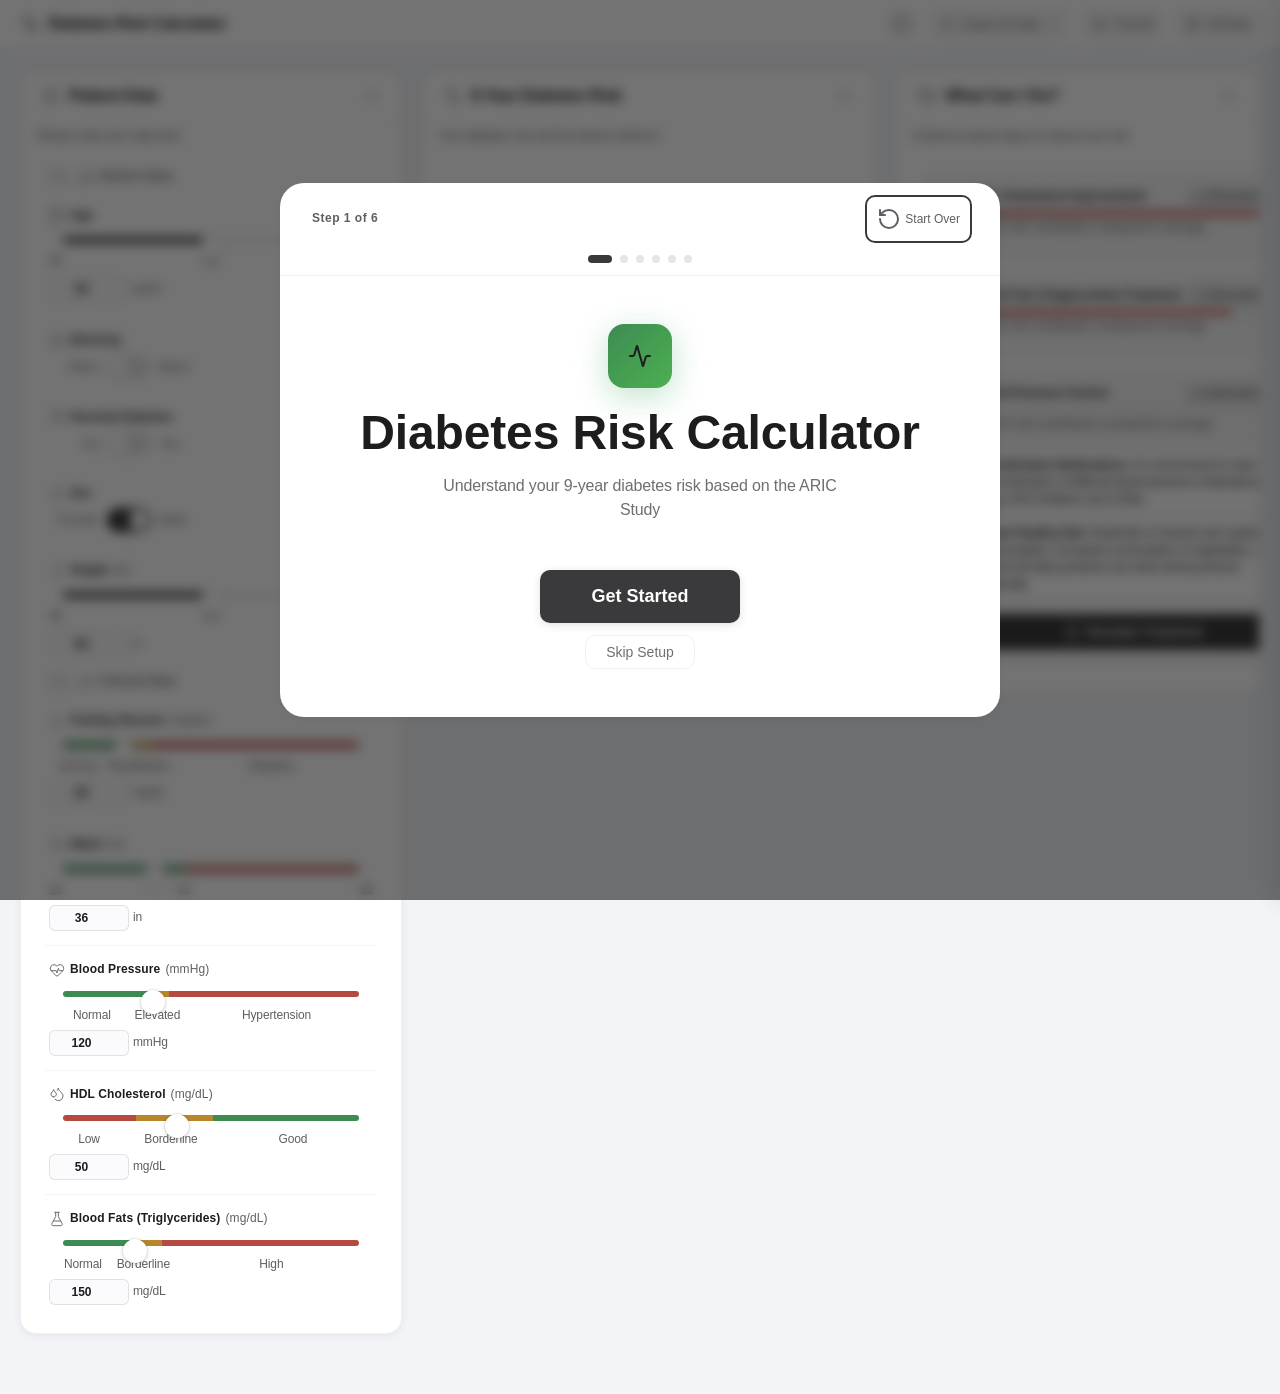
<file: index.html>
<!DOCTYPE html>
<html lang="en">
<head>
    <meta charset="UTF-8">
    <meta name="viewport" content="width=device-width, initial-scale=1.0">
    <!-- CSP: 'unsafe-inline' in style-src is required for JS dynamic styling (element.style).
         Mitigated by strict script-src, object-src 'none', and base-uri/form-action restrictions.
         Domains: cdn.sheetjs.com (Excel I/O), cdn.jsdelivr.net (Tesseract.js/PDF.js),
         tessdata.projectnaptha.com (OCR language data), fonts.googleapis.com (web fonts).
         data:/blob: in connect-src/img-src required by Tesseract.js Web Worker & OCR pipeline.
         wasm-unsafe-eval required by SheetJS WASM module.
         frame-ancestors 'none' in <meta> CSP is enforced by Chromium/Firefox and
         provides clickjacking protection for the file:// and static-host deployment. -->
    <meta http-equiv="Content-Security-Policy"
          content="default-src 'self';
                   script-src 'self' 'wasm-unsafe-eval' https://cdn.sheetjs.com https://cdn.jsdelivr.net;
                   style-src 'self' 'unsafe-inline' https://fonts.googleapis.com;
                   font-src https://fonts.gstatic.com https://fonts.googleapis.com;
                   connect-src 'self' https://cdn.jsdelivr.net https://tessdata.projectnaptha.com data: blob:;
                   worker-src 'self' blob:;
                   img-src 'self' data: blob:;
                   object-src 'none';
                   base-uri 'self';
                   form-action 'self';
                   frame-ancestors 'none';">
    <title>Diabetes Risk Calculator</title>
    <meta name="theme-color" content="#f2f4f8">

    <!-- Google Fonts -->
    <!-- Note: SRI hash should be computed for the live stylesheet for production use -->
    <link rel="preconnect" href="https://fonts.googleapis.com">
    <link rel="preconnect" href="https://fonts.gstatic.com" crossorigin>
    <link href="https://fonts.googleapis.com/css2?family=Plus+Jakarta+Sans:wght@300;400;500;600;700;800&display=swap" rel="stylesheet" crossorigin="anonymous">
    <!-- Lucide Icons (local) -->
    <!-- SRI omitted: integrity checks on same-origin local scripts can fail
         when opened via file:// protocol. SRI is intended for CDN/third-party resources. -->
    <script src="js/lib/lucide.min.js"></script>

    <!-- SheetJS for Excel Import/Export -->
    <script src="https://cdn.sheetjs.com/xlsx-0.20.1/package/dist/xlsx.full.min.js"
            integrity="sha384-QCIdq2UMVEoSRhR3ZWZwdz2/pivLowr+eokFMdYyukq7qI26VYRxFa4Nl6FKetmL"
            crossorigin="anonymous"></script>

    <!-- Prevent dark mode FOUC: apply theme class before first paint -->
    <script src="js/theme-init.js"></script>

    <!-- Application Stylesheet -->
    <link rel="stylesheet" href="style.css">
</head>
<body>

<a href="#main-content" class="visually-hidden focusable-skip">Skip to main content</a>

<!-- ===================== LANDING PAGE OVERLAY ===================== -->
<div id="landingOverlay" class="landing-overlay" role="dialog" aria-modal="true" hidden>
    <div class="landing-container">
        <div class="landing-header">
            <div class="landing-header-top">
                <span class="step-counter" id="landingStepCounter"></span>
                <button type="button" class="restart-btn" id="landingRestartBtn" hidden>
                    <i data-lucide="rotate-ccw"></i> <span data-i18n="landing.restart">Start Over</span>
                </button>
            </div>
            <div class="progress-dots" id="landingProgressDots"></div>
        </div>
        <div class="landing-content" id="landingContent"></div>
        <div class="landing-footer">
            <button type="button" class="btn btn-secondary" id="landingBackBtn" hidden data-i18n="landing.back">Back</button>
            <button type="button" class="btn btn-primary" id="landingNextBtn" data-i18n="landing.next">Next</button>
            <button type="button" class="btn btn-primary" id="landingFinishBtn" hidden data-i18n="landing.ready.start">Start Calculator</button>
        </div>
    </div>
</div>

<!-- ===================== TOP NAV ===================== -->
<nav class="top-nav">
    <div class="nav-inner">
        <h1 class="nav-brand">
            <i data-lucide="activity" class="lucide-icon"></i>
            <span data-i18n="nav.brand">Diabetes Risk Calculator</span>
        </h1>
        <div class="nav-actions">
            <button id="resetBtn" type="button" class="btn-reset" aria-label="Reset to defaults" title="Reset to defaults">
                <i data-lucide="rotate-ccw" class="lucide-icon"></i>
            </button>
            <!-- Patient Management Button -->
            <button id="patientMenuBtn" type="button" class="btn-patient-menu" aria-label="Manage profiles">
                <i data-lucide="user" class="lucide-icon"></i>
                <span class="patient-name-label" id="patientNameLabel" data-i18n="nav.selectProfile">Select Profile</span>
                <i data-lucide="chevron-down" class="lucide-icon patient-chevron"></i>
            </button>
            <!-- Tutorial Button -->
            <button id="tutorialBtn" type="button" class="btn-tutorial" aria-label="Tutorial">
                <i data-lucide="graduation-cap" class="lucide-icon"></i>
                <span class="btn-tutorial-label" data-i18n="tutorial.button">Tutorial</span>
            </button>
            <!-- Settings Button -->
            <button id="settingsBtn" type="button" class="btn-settings" aria-label="Settings" aria-expanded="false">
                <i data-lucide="settings" class="lucide-icon"></i>
                <span class="settings-label" data-i18n="nav.settings">Settings</span>
            </button>
        </div>
    </div>
</nav>

<!-- Settings Panel -->
<div id="settingsPanel" class="settings-panel" hidden>
    <div class="settings-panel-inner">
        <!-- Prediction Model Option -->
        <div class="settings-option">
            <span class="settings-option-label" data-i18n="settings.model">Prediction Model</span>
            <button id="settingsModelBtn" type="button" class="btn-settings-model" aria-label="Select prediction model" aria-expanded="false">
                <i data-lucide="layers" class="lucide-icon"></i>
                <span class="settings-model-label" id="settingsModelLabel">Basic Model</span>
                <i data-lucide="chevron-right" class="lucide-icon lang-chevron"></i>
            </button>
            <!-- Model Dropdown in Settings (expands downward) -->
            <div id="settingsModelDropdown" class="settings-model-dropdown" role="menu" hidden>
                <!-- Populated by JS -->
            </div>
        </div>
        <!-- Language Option -->
        <div class="settings-option">
            <span class="settings-option-label" data-i18n="settings.language">Language</span>
            <button id="settingsLangBtn" type="button" class="btn-language" aria-label="Select language" aria-expanded="false">
                <span class="lang-flag" id="langFlagIcon" aria-hidden="true">
                    <svg viewBox="0 0 20 14" fill="none" xmlns="http://www.w3.org/2000/svg" aria-hidden="true">
                        <rect x="0.5" y="0.5" width="19" height="13" rx="1" fill="#1e3a8a" stroke="currentColor" stroke-width="0.5"/>
                        <path d="M0 0L20 14M20 0L0 14" stroke="#f8fafc" stroke-width="2.5"/>
                        <path d="M0 0L20 14M20 0L0 14" stroke="#dc2626" stroke-width="1.5"/>
                        <rect x="8.5" y="0" width="3" height="14" fill="#f8fafc"/>
                        <rect x="0" y="5.5" width="20" height="3" fill="#f8fafc"/>
                        <rect x="9" y="0" width="2" height="14" fill="#dc2626"/>
                        <rect x="0" y="6" width="20" height="2" fill="#dc2626"/>
                    </svg>
                </span>
                <span class="lang-code" id="langCode">EN</span>
                <i data-lucide="chevron-right" class="lucide-icon lang-chevron"></i>
            </button>
            <!-- Language Dropdown in Settings (expands downward) -->
            <div id="settingsLangDropdown" class="settings-lang-dropdown" role="menu" hidden>
                <!-- Populated by JS -->
            </div>
        </div>
        <!-- Dark Mode Option -->
        <div class="settings-option">
            <span class="settings-option-label" data-i18n="settings.darkMode">Dark Mode</span>
            <button id="settingsDarkModeBtn" type="button" class="btn-settings-darkmode" aria-label="Toggle dark mode" aria-pressed="false">
                <i data-lucide="moon" class="lucide-icon"></i>
            </button>
        </div>
        <!-- Units Option -->
        <div class="settings-option">
            <span class="settings-option-label" data-i18n="settings.units">Units</span>
            <div class="unit-toggle-nav settings-unit-toggle">
                <span class="toggle-label-nav" id="unit-label-us">US</span>
                <label class="toggle-switch-nav">
                    <input type="checkbox" id="unit-toggle" aria-label="Switch between US and SI units" aria-checked="false">
                    <span class="toggle-track-nav"></span>
                </label>
                <span class="toggle-label-nav" id="unit-label-si">SI</span>
            </div>
        </div>
        <!-- Restart Setup Option -->
        <div class="settings-option">
            <span class="settings-option-label" data-i18n="settings.restartSetup">Setup</span>
            <button id="restartSetupBtn" type="button" class="btn-restart-setup" data-i18n="settings.restartSetupBtn">
                <i data-lucide="rotate-ccw" class="lucide-icon"></i> Start Over
            </button>
        </div>
    </div>
</div>

<!-- ===================== PATIENT MANAGEMENT DRAWER ===================== -->
<div class="patient-overlay" id="patientOverlay"></div>
<aside class="patient-drawer" id="patientDrawer" aria-label="Patient Management">
    <div class="pd-header">
        <h2 data-i18n="patientManager.title"><i data-lucide="users" class="lucide-icon"></i> My Profiles</h2>
        <button class="pd-close-btn" id="patientDrawerClose" aria-label="Close patient menu">
            <i data-lucide="x" class="lucide-icon"></i>
        </button>
    </div>

    <!-- Active Patient Indicator -->
    <div class="pd-active-patient" id="pdActivePatient">
        <i data-lucide="user-round" class="lucide-icon"></i>
        <span id="pdActiveLabel">No profile selected</span>
    </div>

    <!-- Patient List -->
    <div class="pd-section">
        <div class="pd-section-label" data-i18n="patientManager.savedProfiles">Saved Profiles</div>
        <div class="pd-patient-list" id="pdPatientList">
            <p class="pd-empty-msg">No profiles saved yet.</p>
        </div>
    </div>

    <!-- Add New Patient -->
    <div class="pd-section">
        <div class="pd-section-label" data-i18n="patientManager.addNew">Add New Profile</div>
        <div class="pd-add-form">
            <input type="text" id="pdNewPatientName" class="pd-input" placeholder="Profile name…" maxlength="60" aria-label="Profile name" />
            <button id="pdAddPatientBtn" type="button" class="pd-btn-add" data-i18n="buttons.addAndSave">
                <i data-lucide="user-plus" class="lucide-icon"></i> Add &amp; Save Current Values
            </button>
        </div>
    </div>

    <!-- Import / Export / OCR -->
    <div class="pd-section pd-io-section">
        <div class="pd-section-label" data-i18n="patientManager.importExport">Import / Export / OCR</div>
        <div class="pd-io-actions">
            <button id="pdExportBtn" type="button" class="pd-btn-io" data-i18n="buttons.export">
                <i data-lucide="download" class="lucide-icon"></i> Export .xlsx / .drc
            </button>
            <label class="pd-btn-io pd-btn-import" for="pdImportFile" data-i18n="buttons.import">
                <i data-lucide="upload" class="lucide-icon"></i> Import .xlsx / .drc
            </label>
            <input type="file" id="pdImportFile" accept=".xlsx,.xls,.drc" style="display:none;" aria-label="Import patient profiles from Excel or encrypted .drc file" />
            <!-- NEU: OCR Laborbericht Button -->
            <button id="pdOCRBtn" type="button" class="pd-btn-io pd-btn-ocr" data-i18n="buttons.scan">
                <i data-lucide="scan-line" class="lucide-icon"></i> Scan Lab Report
            </button>
        </div>
        <!-- Hidden file inputs for OCR -->
        <!-- Camera input: ONLY images, NO PDF (required for capture to work) -->
        <input type="file" id="ocrCameraInput" accept="image/*" capture="environment" class="visually-hidden" aria-label="Take photo of laboratory report" />
        <!-- File input: Images AND PDFs (for file upload) -->
        <input type="file" id="ocrFileInput" accept="image/*,.pdf" multiple class="visually-hidden" aria-label="Upload laboratory report file(s)" />
    </div>
</aside>

<!-- ===================== THREE-COLUMN MAIN GRID ===================== -->
<main class="main-grid" id="main-content" aria-label="Risk Calculator">

    <!-- ========== LEFT COLUMN: Risk Factor Inputs ========== -->
    <section class="col-panel col-left" id="panel-input" aria-label="Risk Factor Inputs">
        <div class="panel-header-bar">
            <i data-lucide="sliders-horizontal" class="lucide-icon"></i>
            <h2 data-i18n="sections.demographic">Patient Data</h2>
            <button class="panel-collapse-btn" data-panel="panel-input" aria-label="Collapse section" aria-expanded="true">
                <i data-lucide="chevron-up" class="lucide-icon"></i>
            </button>
        </div>
        <p class="panel-subtitle">Please enter your data here</p>
        <div class="panel-body">
<div class="panel-body-inner">
            <!-- Demographic Data Section with Collapse -->
            <div class="section-collapse-header">
                <button class="section-collapse-btn" data-target="non-mod-section" aria-controls="non-mod-section" aria-expanded="true">
                    <i data-lucide="chevron-down" class="lucide-icon"></i>
                </button>
                <div class="input-section-label" data-i18n="sections.demographic">
                    <i data-lucide="lock" class="lucide-icon"></i>
                    Demographic Data
                </div>
            </div>
            <div class="section-summary" id="non-mod-summary">
                <span id="summary-age">Age: 50</span> · <span id="summary-sex">Male</span> · <span id="summary-race">Other</span> · <span id="summary-parent">No family</span> · <span id="summary-height">66 in</span>
            </div>

            <div id="non-mod-section" class="collapsible-section">
                <div class="collapsible-section-inner">
                <!-- Age -->
                <div class="input-group" data-field="age">
                    <div class="input-label-row">
                        <label for="age-slider">
                            <i data-lucide="calendar" class="lucide-icon ig-icon"></i>
                            <span data-i18n="factors.age">Age</span>
                        </label>
                    </div>
                    <div class="slider-wrapper">
                        <input type="range" id="age-slider" min="20" max="80" value="50" step="1" class="slider" aria-label="Age slider" aria-describedby="age-unit">
                        <div class="slider-track-bg" id="age-track"><div class="slider-fill" id="age-fill"></div></div>
                    </div>
                    <div class="slider-labels slider-labels-numeric"><span>20</span><span>50</span><span>80</span></div>
                    <div class="factor-value-row">
                        <input type="number" id="age-value" value="50" min="20" max="80" step="1" class="value-input" aria-label="Age in years" aria-describedby="age-unit">
                        <span class="value-unit-label" id="age-unit" data-i18n="units.years">years</span>
                        <span class="what-if-badge" id="what-if-age"></span>
                    </div>
                </div>

                <!-- Race -->
                <div class="input-group" data-field="race">
                    <div class="input-label-row">
                        <label for="race-toggle"><i data-lucide="users" class="lucide-icon ig-icon"></i> <span data-i18n="factors.race">Ethnicity</span></label>
                    </div>
                    <div class="toggle-group">
                        <span class="toggle-option" data-i18n="units.other">Other</span>
                        <label class="toggle-switch"><input type="checkbox" id="race-toggle" aria-label="Ethnicity: Other" aria-checked="false"><span class="toggle-slider"></span></label>
                        <span class="toggle-option" data-i18n="units.black">Black</span>
                    </div>
                </div>

                <!-- Parental History -->
                <div class="input-group" data-field="parentHist">
                    <div class="input-label-row">
                        <label for="parentHist-toggle"><i data-lucide="users-round" class="lucide-icon ig-icon"></i> <span data-i18n="factors.parentHist">Parental Diabetes</span></label>
                    </div>
                    <div class="toggle-group">
                        <span class="toggle-option" data-i18n="units.no">No</span>
                        <label class="toggle-switch"><input type="checkbox" id="parentHist-toggle" aria-label="Parental diabetes history: No" aria-checked="false"><span class="toggle-slider"></span></label>
                        <span class="toggle-option" data-i18n="units.yes">Yes</span>
                    </div>
                </div>

                <!-- Sex -->
                <div class="input-group" data-field="sex">
                    <div class="input-label-row">
                        <label for="sex-toggle"><i data-lucide="user" class="lucide-icon ig-icon"></i> <span data-i18n="factors.sex">Sex</span></label>
                    </div>
                    <div class="toggle-group">
                        <span class="toggle-option" data-i18n="units.female">Female</span>
                        <label class="toggle-switch"><input type="checkbox" id="sex-toggle" checked aria-label="Sex: Male" aria-checked="true"><span class="toggle-slider"></span></label>
                        <span class="toggle-option" data-i18n="units.male">Male</span>
                    </div>
                </div>

                <!-- Height -->
                <div class="input-group" data-field="height">
                    <div class="input-label-row">
                        <label for="height-slider"><i data-lucide="move-vertical" class="lucide-icon ig-icon"></i> <span data-i18n="factors.height">Height</span> <span class="unit-label" id="height-unit">(in)</span></label>
                    </div>
                    <div class="slider-wrapper">
                        <input type="range" id="height-slider" min="48" max="84" value="66" step="1" class="slider" aria-label="Height slider" aria-describedby="height-value-unit">
                        <div class="slider-track-bg"><div class="slider-fill" id="height-fill"></div></div>
                    </div>
                    <div class="slider-labels slider-labels-numeric"><span id="height-min">48</span><span id="height-mid">66</span><span id="height-max">84</span></div>
                    <div class="factor-value-row">
                        <input type="number" id="height-value" value="66" min="48" max="84" step="1" class="value-input" aria-label="Height in inches" aria-describedby="height-value-unit">
                        <span class="value-unit-label" id="height-value-unit">in</span>
                        <span class="what-if-badge" id="what-if-height"></span>
                    </div>
                </div>
                </div>
            </div>

            <!-- Clinical Values Section with Collapse -->
            <div class="section-collapse-header">
                <button class="section-collapse-btn" data-target="mod-section" aria-controls="mod-section" aria-expanded="true">
                    <i data-lucide="chevron-down" class="lucide-icon"></i>
                </button>
                <div class="input-section-label modifiable" data-i18n="sections.clinical">
                    <i data-lucide="sliders-horizontal" class="lucide-icon"></i>
                    Clinical Values
                </div>
            </div>
            <div class="section-summary" id="mod-summary">
                <span id="summary-fastGlu">Gluc: 95 mg/dL</span> · <span id="summary-waist">Waist: 36 in</span> · <span id="summary-sbp">BP: 120 mmHg</span> · <span id="summary-hdl">HDL: 50 mg/dL</span> · <span id="summary-tri">TG: 150 mg/dL</span>
            </div>

            <div id="mod-section" class="collapsible-section">
                <div class="collapsible-section-inner">

            <!-- Fasting Glucose -->
            <div class="input-group" data-field="fastGlu">
                <div class="input-label-row">
                    <label for="fastGlu-slider"><i data-lucide="droplet" class="lucide-icon ig-icon"></i> <span data-i18n="factors.fastGlu">Fasting Glucose</span> <span class="unit-label" id="fastGlu-unit">(mg/dL)</span></label>
                </div>
                <div class="slider-wrapper">
                    <input type="range" id="fastGlu-slider" min="50" max="300" value="95" step="1" class="slider" aria-label="Fasting glucose slider" aria-describedby="fastGlu-value-unit">
                    <div class="slider-track-bg segmented" id="fastGlu-track">
                        <div class="slider-segment safe" style="--flex:50"></div>
                        <div class="slider-segment alert" style="--flex:26"></div>
                        <div class="slider-segment danger" style="--flex:174"></div>
                    </div>
                </div>
                <div class="slider-labels"><span style="--flex:50">Normal</span><span style="--flex:26">Prediabetes</span><span style="--flex:174">Diabetes</span></div>
                <div class="factor-value-row">
                    <input type="number" id="fastGlu-value" value="95" min="50" max="300" step="1" class="value-input" aria-label="Fasting glucose in mg/dL" aria-describedby="fastGlu-value-unit">
                    <span class="value-unit-label" id="fastGlu-value-unit">mg/dL</span>
                    <span class="what-if-badge" id="what-if-fastGlu"></span>
                </div>
            </div>

            <!-- Waist -->
            <div class="input-group" data-field="waist">
                <div class="input-label-row">
                    <label for="waist-slider"><i data-lucide="ruler" class="lucide-icon ig-icon"></i> <span data-i18n="factors.waist">Waist</span> <span class="unit-label" id="waist-unit">(in)</span></label>
                </div>
                <div class="slider-wrapper">
                    <input type="range" id="waist-slider" min="26" max="60" value="36" step="1" class="slider" aria-label="Waist circumference slider" aria-describedby="waist-value-unit">
                    <div class="slider-track-bg segmented" id="waist-track">
                        <div class="slider-segment safe" style="--flex:14"></div>
                        <div class="slider-segment danger" style="--flex:20"></div>
                    </div>
                </div>
                <div class="slider-labels" id="waist-labels"><span style="--flex:14;text-align:left">26</span><span style="--flex:0;white-space:nowrap">43</span><span style="--flex:20;text-align:right">60</span></div>
                <div class="factor-value-row">
                    <input type="number" id="waist-value" value="36" min="26" max="60" step="1" class="value-input" aria-label="Waist circumference in inches" aria-describedby="waist-value-unit">
                    <span class="value-unit-label" id="waist-value-unit">in</span>
                    <span class="what-if-badge" id="what-if-waist"></span>
                </div>
            </div>

            <!-- SBP -->
            <div class="input-group" data-field="sbp">
                <div class="input-label-row">
                    <label for="sbp-slider"><i data-lucide="heart-pulse" class="lucide-icon ig-icon"></i> <span data-i18n="factors.sbp">Blood Pressure</span> <span class="unit-label">(mmHg)</span></label>
                </div>
                <div class="slider-wrapper">
                    <input type="range" id="sbp-slider" min="80" max="220" value="120" step="1" class="slider" aria-label="Systolic blood pressure slider" aria-describedby="sbp-unit">
                    <div class="slider-track-bg segmented" id="sbp-track">
                        <div class="slider-segment safe" style="--flex:40"></div>
                        <div class="slider-segment alert" style="--flex:10"></div>
                        <div class="slider-segment danger" style="--flex:90"></div>
                    </div>
                </div>
                <div class="slider-labels"><span style="--flex:40">Normal</span><span style="--flex:10">Elevated</span><span style="--flex:90">Hypertension</span></div>
                <div class="factor-value-row">
                    <input type="number" id="sbp-value" value="120" min="80" max="220" step="1" class="value-input" aria-label="Systolic blood pressure in mmHg" aria-describedby="sbp-unit">
                    <span class="value-unit-label" id="sbp-unit">mmHg</span>
                    <span class="what-if-badge" id="what-if-sbp"></span>
                </div>
            </div>

            <!-- HDL -->
            <div class="input-group" data-field="cholHDL">
                <div class="input-label-row">
                    <label for="cholHDL-slider"><i data-lucide="droplets" class="lucide-icon ig-icon"></i> <span data-i18n="factors.cholHDL">HDL Cholesterol</span> <span class="unit-label" id="cholHDL-unit">(mg/dL)</span></label>
                </div>
                <div class="slider-wrapper">
                    <input type="range" id="cholHDL-slider" min="20" max="100" value="50" step="1" class="slider" aria-label="HDL cholesterol slider" aria-describedby="cholHDL-value-unit">
                    <div class="slider-track-bg segmented" id="cholHDL-track">
                        <div class="slider-segment danger" style="--flex:20"></div>
                        <div class="slider-segment alert" style="--flex:21"></div>
                        <div class="slider-segment safe" style="--flex:40"></div>
                    </div>
                </div>
                <div class="slider-labels"><span style="--flex:20">Low</span><span style="--flex:21">Borderline</span><span style="--flex:40">Good</span></div>
                <div class="factor-value-row">
                    <input type="number" id="cholHDL-value" value="50" min="20" max="100" step="1" class="value-input" aria-label="HDL cholesterol in mg/dL" aria-describedby="cholHDL-value-unit">
                    <span class="value-unit-label" id="cholHDL-value-unit">mg/dL</span>
                    <span class="what-if-badge" id="what-if-cholHDL"></span>
                </div>
            </div>

            <!-- Triglycerides -->
            <div class="input-group" data-field="cholTri">
                <div class="input-label-row">
                    <label for="cholTri-slider"><i data-lucide="flask-conical" class="lucide-icon ig-icon"></i> <span data-i18n="factors.cholTri">Blood Fats (Triglycerides)</span> <span class="unit-label" id="cholTri-unit">(mg/dL)</span></label>
                </div>
                <div class="slider-wrapper">
                    <input type="range" id="cholTri-slider" min="50" max="500" value="150" step="1" class="slider" aria-label="Triglycerides slider" aria-describedby="cholTri-value-unit">
                    <div class="slider-track-bg segmented" id="cholTri-track">
                        <div class="slider-segment safe" style="--flex:100"></div>
                        <div class="slider-segment alert" style="--flex:50"></div>
                        <div class="slider-segment danger" style="--flex:300"></div>
                    </div>
                </div>
                <div class="slider-labels"><span style="--flex:100">Normal</span><span style="--flex:50">Borderline</span><span style="--flex:300">High</span></div>
                <div class="factor-value-row">
                    <input type="number" id="cholTri-value" value="150" min="50" max="500" step="1" class="value-input" aria-label="Triglycerides in mg/dL" aria-describedby="cholTri-value-unit">
                    <span class="value-unit-label" id="cholTri-value-unit">mg/dL</span>
                    <span class="what-if-badge" id="what-if-cholTri"></span>
                </div>
                </div>
            </div>
</div>

        </div>
    </section>

    <!-- ========== CENTER COLUMN: Risk Analysis ========== -->
    <section class="col-panel col-center" id="panel-model" aria-label="Risk Analysis">
        <div class="panel-header-bar" id="risk-score-card">
            <i data-lucide="activity" class="lucide-icon"></i>
            <h2 data-i18n="panels.riskAnalysisTitle">9-Year Diabetes Risk</h2>
            <button class="panel-collapse-btn" data-panel="panel-model" aria-label="Collapse section" aria-expanded="true">
                <i data-lucide="chevron-up" class="lucide-icon"></i>
            </button>
        </div>
        <p class="panel-subtitle" data-i18n="panels.riskAnalysisSubtitle">Your diabetes risk and the factors behind it</p>
        <div class="panel-body">
<div class="panel-body-inner">

            <!-- Risk Field 1: Your Risk -->
            <div class="risk-field" id="your-risk-field">
                <div class="risk-field-summary risk-field-summary--centered">
                    <span class="risk-field-title risk-field-title--two-line" data-i18n="hero.yourRisk">Your Risk</span>
                    <span class="risk-field-value risk-field-value--centered" aria-live="polite">
                        <span class="risk-value-main">
                            <span id="risk-percentage" class="risk-number">0.0</span><span class="risk-unit">%</span>
                        </span>
                    </span>
                </div>
                <div class="risk-field-body">
                    <button id="expandHeroBtn" type="button" class="btn-expand-hero" aria-expanded="false">
                        <i data-lucide="info" class="lucide-icon"></i>
                        <span id="expandHeroLabel" data-i18n="hero.expandLabel">What does that mean?</span>
                        <i data-lucide="chevron-down" class="lucide-icon expand-hero-chevron"></i>
                    </button>
                    <div id="hero-expandable" class="hero-expandable">
                        <div class="hero-expandable-inner">
                            <div id="icon-array" class="icon-array-container"></div>
                            <p class="icon-array-label" id="icon-array-label"></p>
                            <p class="hero-subtitle" data-i18n="hero.subtitle">Based on the ARIC Study logistic regression model (Schmidt et al. 2005)</p>
                        </div>
                    </div>
                </div>
            </div>

            <!-- Contributing Factors Title -->
            <h3 class="contributing-factors-title" data-i18n="panels.contributingFactors">Contributing Factors</h3>

            <!-- Contribution Chart -->
            <div class="contribution-chart" id="contribution-chart" role="region" aria-label="Risk factor contribution chart"></div>
</div>

        </div>
    </section>

    <!-- ========== RIGHT COLUMN: Treatment Recommendations ========== -->
    <section class="col-panel col-right" id="panel-treatment" aria-label="Treatment Recommendations">
        <div class="panel-header-bar">
            <i data-lucide="stethoscope" class="lucide-icon"></i>
            <h2 data-i18n="panels.whatCanIDo">What Can I Do?</h2>
            <button class="panel-collapse-btn" data-panel="panel-treatment" aria-label="Collapse section" aria-expanded="true">
                <i data-lucide="chevron-up" class="lucide-icon"></i>
            </button>
        </div>
        <p class="panel-subtitle" data-i18n="panels.takeActionSubtitle">Evidence-based steps to reduce your risk</p>
        <div class="panel-body">
<div class="panel-body-inner">
            <!-- Simulation Results: shown when at least one treatment is simulated -->
            <div id="simulation-results" style="display:none">
                <div class="sim-risk-card">
                    <span class="sim-risk-label">Your Risk with<br>Chosen Treatment</span>
                    <div class="risk-field-value risk-field-value--centered" aria-live="polite">
                        <div class="risk-value-main">
                            <span id="chosen-risk-percentage" class="risk-number">0.0</span><span id="chosen-risk-unit" class="risk-unit">%</span>
                        </div>
                    </div>
                    <!-- keep orig-risk-display for JS but hidden — still updated by renderChosenRisk -->
                    <span id="orig-risk-display" style="display:none">0.0</span>
                </div>
                <div id="treatment-reduction-badge" class="treatment-reduction-badge" style="display:none"></div>
            </div>
            <div class="treatment-overview" id="treatment-overview" role="region" aria-live="polite" aria-label="Treatment overview with expandable recommendations sorted by risk contribution">
                <!-- Populated by ui-controller.js -->
            </div>
            <!-- Legacy container (kept for JS compatibility) -->
            <div id="dynamic-treatments" style="display:none;"></div>
        </div>
    </section>

</main>

<!-- Application Scripts (modular architecture) -->
<script src="js/config.js"></script>
<script src="js/i18n/i18n-service.js"></script>
<script src="js/i18n/i18n-ui.js"></script>
<script src="js/conversion-service.js"></script>
<script src="js/risk-model.js"></script>
<script src="js/ui-helpers.js"></script>
<script src="js/utils.js"></script>
<script src="js/ui-controller.js"></script>
<script src="js/app.js"></script>
<script src="js/crypto-service.js"></script>
<script src="js/patient-manager.js"></script>
<script src="js/profile-warning.js"></script>
<script src="js/treatment-simulator.js"></script>
<!-- OCR Feature Scripts -->
<script src="js/lab-report-parser.js"></script>
<script src="js/ocr-service.js"></script>
<script src="js/ocr-ui-controller.js"></script>
<script src="js/dark-mode.js"></script>
<script src="js/settings-panel.js"></script>
<script src="js/tutorial.js"></script>
<script src="js/landing-page.js"></script>
<script src="js/main.js"></script>

<!-- ===================== OCR MODAL ===================== -->
<div class="modal-overlay ocr-modal-overlay" id="ocrModal" role="dialog" aria-modal="true" aria-labelledby="ocrModalTitle">
    <div class="modal-content ocr-modal-content">
        <!-- Header -->
        <div class="modal-header">
            <h3 id="ocrModalTitle">
                <i data-lucide="scan-line" class="lucide-icon"></i> Scan Laboratory Report
            </h3>
            <button type="button" class="modal-close-btn" id="ocrModalClose" aria-label="Close">
                <i data-lucide="x" class="lucide-icon"></i>
            </button>
        </div>

        <!-- Step 1: Upload -->
        <div class="ocr-step" id="ocrStepUpload">
            <div class="modal-body">
                <p class="modal-description">
                    Upload a photo or PDF of your laboratory report.
                    We will automatically extract your values.
                </p>

                <!-- Drop Zone -->
                <div class="ocr-dropzone" id="ocrDropzone" role="button" tabindex="0" aria-label="Drop zone for file upload">
                    <i data-lucide="upload-cloud" class="ocr-dropzone-icon"></i>
                    <p class="ocr-dropzone-primary">Drag & drop file here</p>
                    <p class="ocr-dropzone-secondary">or click to browse</p>
                    <p class="ocr-dropzone-hint">Supports: JPG, PNG, PDF (max 10MB)</p>
                </div>

                <!-- Camera Button (Mobile) -->
                <button type="button" class="ocr-camera-btn" id="ocrCameraBtn">
                    <i data-lucide="camera" class="lucide-icon"></i> Take Photo
                </button>

                <!-- Privacy Notice -->
                <div class="ocr-privacy-notice" role="note">
                    <i data-lucide="shield-check" class="lucide-icon"></i>
                    <span>Processing happens locally. No data is sent to servers.</span>
                </div>
            </div>
        </div>

        <!-- Step 2: Processing -->
        <div class="ocr-step" id="ocrStepProcessing" style="display:none;">
            <div class="modal-body">
                <div class="ocr-processing">
                    <div class="ocr-progress-ring" role="progressbar" aria-valuemin="0" aria-valuemax="100" aria-valuenow="0">
                        <svg class="ocr-progress-svg" viewBox="0 0 100 100">
                            <circle class="ocr-progress-track" cx="50" cy="50" r="45"/>
                            <circle class="ocr-progress-fill" cx="50" cy="50" r="45" id="ocrProgressCircle"/>
                        </svg>
                        <span class="ocr-progress-percentage" id="ocrProgressPercentage">0%</span>
                    </div>

                    <div class="ocr-status-steps">
                        <div class="ocr-status-step active" id="ocrStepStatusUpload">
                            <i data-lucide="check-circle" class="ocr-step-icon"></i>
                            <span class="ocr-step-label">Upload complete</span>
                        </div>
                        <div class="ocr-status-step" id="ocrStepStatusAnalyze">
                            <i data-lucide="check-circle" class="ocr-step-icon"></i>
                            <i data-lucide="loader-2" class="ocr-step-icon ocr-step-loading"></i>
                            <span class="ocr-step-label">Analyzing image...</span>
                        </div>
                        <div class="ocr-status-step" id="ocrStepStatusExtract">
                            <i data-lucide="check-circle" class="ocr-step-icon"></i>
                            <i data-lucide="loader-2" class="ocr-step-icon ocr-step-loading"></i>
                            <span class="ocr-step-label">Extracting values...</span>
                        </div>
                        <div class="ocr-status-step" id="ocrStepStatusValidate">
                            <i data-lucide="check-circle" class="ocr-step-icon"></i>
                            <i data-lucide="loader-2" class="ocr-step-icon ocr-step-loading"></i>
                            <span class="ocr-step-label">Validating...</span>
                        </div>
                    </div>

                    <button type="button" class="ocr-cancel-btn" id="ocrCancelBtn">Cancel Processing</button>
                </div>
            </div>
        </div>

        <!-- Step 3: Review -->
        <div class="ocr-step" id="ocrStepReview" style="display:none;">
            <div class="modal-body">
                <h4 class="ocr-review-title">Extracted Values</h4>
                <p class="ocr-review-subtitle">Please review before importing.</p>

                <div class="ocr-results-grid" id="ocrResultsGrid">
                    <!-- Dynamically populated by JS -->
                </div>

                <div class="ocr-summary" id="ocrSummary" style="display:none;">
                    <div class="ocr-summary-stats">
                        <span class="ocr-stat">
                            <i data-lucide="check-circle"></i>
                            <strong id="ocrStatDetected">0</strong> detected
                        </span>
                        <span class="ocr-stat">
                            <i data-lucide="alert-circle"></i>
                            <strong id="ocrStatReview">0</strong> need review
                        </span>
                        <span class="ocr-stat">
                            <i data-lucide="x-circle"></i>
                            <strong id="ocrStatNotFound">0</strong> not found
                        </span>
                    </div>
                </div>
            </div>

            <div class="modal-footer">
                <button type="button" class="modal-btn modal-btn-secondary" id="ocrBackBtn">Back</button>
                <button type="button" class="modal-btn modal-btn-primary" id="ocrImportBtn">
                    <i data-lucide="check" class="lucide-icon"></i> Import Values
                </button>
            </div>
        </div>

        <!-- Step 4: Error -->
        <div class="ocr-step" id="ocrStepError" style="display:none;">
            <div class="modal-body">
                <div class="ocr-error">
                    <div class="ocr-error-icon">
                        <i data-lucide="x-circle"></i>
                    </div>
                    <h3 class="ocr-error-title">Could Not Process Image</h3>
                    <p class="ocr-error-message" id="ocrErrorMessage">
                        The image quality is too low for reliable text recognition.
                    </p>

                    <div class="ocr-error-suggestions">
                        <h4>Tips for better results:</h4>
                        <ul>
                            <li><i data-lucide="sun"></i> Use good lighting</li>
                            <li><i data-lucide="scan"></i> Keep the document flat</li>
                            <li><i data-lucide="camera"></i> Ensure text is in focus</li>
                            <li><i data-lucide="maximize"></i> Capture the full page</li>
                        </ul>
                    </div>
                </div>
            </div>

            <div class="modal-footer">
                <button type="button" class="modal-btn modal-btn-secondary" id="ocrManualBtn">Enter Manually</button>
                <button type="button" class="modal-btn modal-btn-primary" id="ocrRetryBtn">
                    <i data-lucide="refresh-cw" class="lucide-icon"></i> Try Again
                </button>
            </div>
        </div>
    </div>
</div>

<!-- ===================== ENCRYPTION MODALS ===================== -->

<!-- Export Encryption Modal -->
<div class="modal-overlay" id="encryptionModal" role="dialog" aria-modal="true" aria-labelledby="encModalTitle" style="display:none;">
    <div class="modal-content">
        <div class="modal-header">
            <h3 id="encModalTitle"><i data-lucide="shield" class="lucide-icon"></i> Secure Export</h3>
            <button type="button" class="modal-close-btn" id="encModalClose" aria-label="Close">
                <i data-lucide="x" class="lucide-icon"></i>
            </button>
        </div>
        <div class="modal-body">
            <p class="modal-description">Choose how your patient data should be protected.</p>

            <!-- Radio Options -->
            <div class="radio-group" role="radiogroup" aria-label="Encryption options">
                <label class="radio-option">
                    <input type="radio" name="encryptionOption" value="none" id="encOptionNone" checked>
                    <span class="radio-custom"></span>
                    <span class="radio-label">
                        <i data-lucide="unlock" class="lucide-icon"></i>
                        <span>
                            <strong>No Password</strong>
                            <small>File is directly readable</small>
                        </span>
                    </span>
                </label>
                <label class="radio-option">
                    <input type="radio" name="encryptionOption" value="password" id="encOptionPassword">
                    <span class="radio-custom"></span>
                    <span class="radio-label">
                        <i data-lucide="lock" class="lucide-icon"></i>
                        <span>
                            <strong>Encrypt with Password</strong>
                            <small>AES-256 Encryption</small>
                        </span>
                    </span>
                </label>
            </div>

            <!-- Password Section (hidden by default) -->
            <div class="password-section" id="encPasswordSection" style="display:none;">
                <div class="password-input-wrapper">
                    <input
                        type="password"
                        id="encPasswordInput"
                        class="password-input"
                        placeholder="Enter password (min. 8 characters)"
                        minlength="8"
                        autocomplete="new-password"
                        aria-describedby="encPasswordError"
                    >
                    <button type="button" class="password-toggle-btn" id="encPasswordToggle" aria-label="Show password">
                        <i data-lucide="eye" class="lucide-icon" id="encPasswordToggleIcon"></i>
                    </button>
                </div>
                <p class="password-error" id="encPasswordError" role="alert" style="display:none;">
                    <i data-lucide="alert-circle" class="lucide-icon"></i>
                    Password must be at least 8 characters long
                </p>

                <!-- Quick Options -->
                <div class="quick-options" id="encQuickOptions" style="display:none;">
                    <span class="quick-options-label">Quick select:</span>
                    <button type="button" class="quick-option-btn" id="encUseLastPassword" style="display:none;">
                        <i data-lucide="history" class="lucide-icon"></i>
                        Last Password
                    </button>
                    <button type="button" class="quick-option-btn" id="encUseDefaultPassword" style="display:none;">
                        <i data-lucide="star" class="lucide-icon"></i>
                        Default Password
                    </button>
                </div>

                <!-- Checkboxes -->
                <div class="checkbox-group">
                    <label class="checkbox-option">
                        <input type="checkbox" id="encRememberSession" aria-label="Remember password for this session">
                        <span class="checkbox-custom"></span>
                        <span>Remember password for this session</span>
                    </label>
                    <label class="checkbox-option">
                        <input type="checkbox" id="encSetDefault" aria-label="Set as default for all exports">
                        <span class="checkbox-custom"></span>
                        <span>Set as default for all exports</span>
                    </label>
                </div>
            </div>
        </div>
        <div class="modal-footer">
            <button type="button" class="modal-btn modal-btn-secondary" id="encCancelBtn">
                Cancel
            </button>
            <button type="button" class="modal-btn modal-btn-primary" id="encDownloadBtn">
                <i data-lucide="download" class="lucide-icon"></i>
                Download
            </button>
        </div>
    </div>
</div>

<!-- Import Password Prompt Modal -->
<div class="modal-overlay" id="passwordPromptModal" role="dialog" aria-modal="true" aria-labelledby="pwdPromptTitle" style="display:none;">
    <div class="modal-content">
        <div class="modal-header">
            <h3 id="pwdPromptTitle"><i data-lucide="lock" class="lucide-icon"></i> Encrypted File</h3>
            <button type="button" class="modal-close-btn" id="pwdPromptClose" aria-label="Close">
                <i data-lucide="x" class="lucide-icon"></i>
            </button>
        </div>
        <div class="modal-body">
            <p class="modal-description">This file is password protected. Please enter the password to decrypt it.</p>

            <div class="password-input-wrapper">
                <input
                    type="password"
                    id="pwdPromptInput"
                    class="password-input"
                    placeholder="Enter password"
                    autocomplete="current-password"
                    aria-describedby="pwdPromptError"
                >
                <button type="button" class="password-toggle-btn" id="pwdPromptToggle" aria-label="Show password">
                    <i data-lucide="eye" class="lucide-icon" id="pwdPromptToggleIcon"></i>
                </button>
            </div>
            <p class="password-error" id="pwdPromptError" role="alert" style="display:none;">
                <i data-lucide="alert-circle" class="lucide-icon"></i>
                <span id="pwdPromptErrorText">Wrong password</span>
            </p>
        </div>
        <div class="modal-footer">
            <button type="button" class="modal-btn modal-btn-secondary" id="pwdPromptCancelBtn">
                Cancel
            </button>
            <button type="button" class="modal-btn modal-btn-primary" id="pwdPromptDecryptBtn">
                <i data-lucide="unlock" class="lucide-icon"></i>
                Decrypt
            </button>
        </div>
    </div>
</div>

<!-- Profile Warning Modal - shown when simulating treatment without profile -->
<div class="modal-overlay" id="profileWarningModal" role="dialog" aria-modal="true" aria-labelledby="profileWarnTitle" style="display:none;">
    <div class="modal-content" style="max-width: 420px;">
        <div class="modal-header">
            <h3 id="profileWarnTitle" data-i18n="modals.profileWarning.title">
                <i data-lucide="alert-circle" class="lucide-icon"></i>
                Reset All Values?
            </h3>
            <button type="button" class="modal-close-btn" id="profileWarnClose" aria-label="Close">
                <i data-lucide="x" class="lucide-icon"></i>
            </button>
        </div>
        <div class="modal-body" style="text-align: center; padding: 24px;">
            <div class="profile-warn-icon">
                <i data-lucide="alert-triangle" class="lucide-icon"></i>
            </div>
            <p style="font-size: 16px; color: var(--text-primary); margin-bottom: 8px; font-weight: 500;" data-i18n="modals.profileWarning.message1">
                You have unsaved changes.
            </p>
            <p style="font-size: 14px; color: var(--text-secondary); line-height: 1.5; margin-bottom: 24px;" data-i18n="modals.profileWarning.message2">
                Resetting will discard your current data.
            </p>
        </div>
        <div class="modal-footer" style="flex-direction: column; gap: 10px;">
            <button type="button" class="modal-btn modal-btn-primary" id="profileWarnCreateBtn" data-i18n="modals.profileWarning.create">
                <i data-lucide="user-plus" class="lucide-icon"></i>
                Create Profile
            </button>
            <button type="button" class="modal-btn modal-btn-secondary" id="profileWarnContinueBtn" data-i18n="modals.profileWarning.continue">
                Reset
            </button>
            <button type="button" class="modal-btn modal-btn-secondary" id="profileWarnCancelBtn" data-i18n="modals.profileWarning.cancel">
                Cancel
            </button>
        </div>
    </div>
</div>

<!-- ===================== TUTORIAL ===================== -->
<!-- Dim overlay (pointer-events: none so clicks pass through) -->
<div id="tutorialOverlay" style="display:none; position:fixed; inset:0; background:rgba(0,0,0,0.45); z-index:7000; pointer-events:none;"></div>
<!-- SVG layer for pointer lines -->
<svg id="tutorialLines" style="display:none; position:fixed; inset:0; width:100%; height:100%; pointer-events:none; z-index:9001;" aria-hidden="true"></svg>
<!-- Tutorial navigation bar -->
<div id="tutorialNav" class="tutorial-nav-bar" style="display:none;" role="navigation" aria-label="Tutorial navigation">
    <button id="tutorialPrevBtn" type="button" class="tutorial-nav-btn">
        <i data-lucide="chevron-left" class="lucide-icon"></i>
        <span data-i18n="tutorial.prev">Back</span>
    </button>
    <span id="tutorialStepLabel" class="tutorial-step-label"></span>
    <button id="tutorialNextBtn" type="button" class="tutorial-nav-btn tutorial-nav-primary">
        <span data-i18n="tutorial.next">Next</span>
        <i data-lucide="chevron-right" class="lucide-icon"></i>
    </button>
    <button id="tutorialCloseBtn" type="button" class="tutorial-nav-btn tutorial-nav-close" aria-label="Close tutorial">
        <i data-lucide="x" class="lucide-icon"></i>
        <span data-i18n="tutorial.close">Close</span>
    </button>
</div>

</body>
</html>
</file>
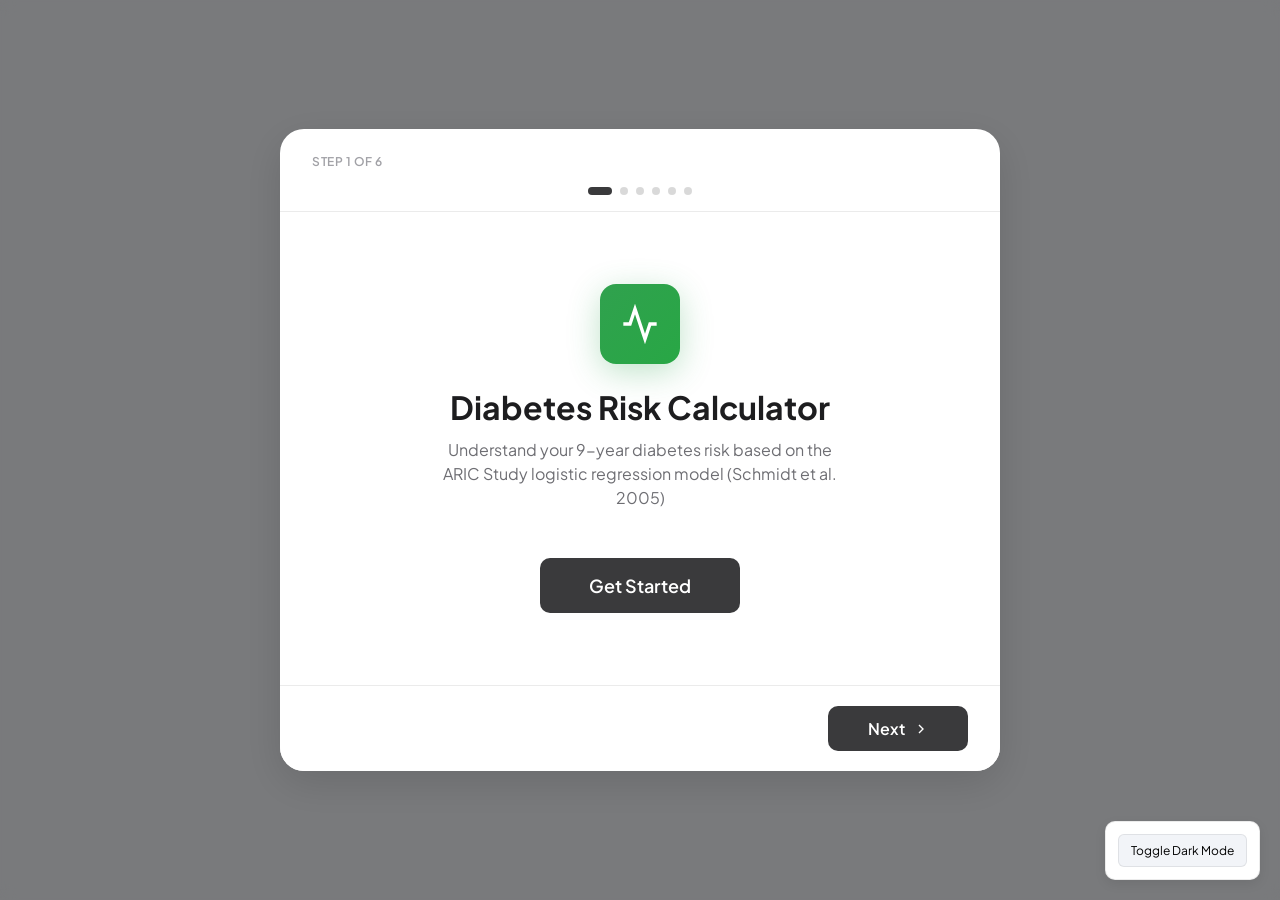
<file: landing-page-design.html>
<!DOCTYPE html>
<html lang="en">
<head>
    <meta charset="UTF-8">
    <meta name="viewport" content="width=device-width, initial-scale=1.0">
    <title>Diabetes Risk Calculator - Landing Page</title>
    <link rel="preconnect" href="https://fonts.googleapis.com">
    <link rel="preconnect" href="https://fonts.gstatic.com" crossorigin>
    <link href="https://fonts.googleapis.com/css2?family=Plus+Jakarta+Sans:wght@300;400;500;600;700;800&display=swap" rel="stylesheet">
    <style>
        /* CSS Variables - Light Mode Default */
        :root {
            --primary: #3a3a3c;
            --primary-hover: #2c2c2e;
            --primary-light: rgba(58, 58, 60, 0.08);
            --primary-glow: rgba(58, 58, 60, 0.15);
            --color-safe: #30a14e;
            --color-alert: #d4942c;
            --color-warning: #d4653a;
            --color-danger: #c43d35;
            --bg-page: #f2f4f8;
            --bg-card: #ffffff;
            --bg-elevated: #ffffff;
            --bg-overlay: rgba(0, 0, 0, 0.5);
            --text-primary: #1d1d1f;
            --text-secondary: #6e6e73;
            --text-tertiary: #a1a1a6;
            --border: rgba(0, 0, 0, 0.08);
            --border-strong: rgba(0, 0, 0, 0.15);
            --space-1: 4px; --space-2: 8px; --space-3: 12px; --space-4: 16px;
            --space-5: 20px; --space-6: 24px; --space-7: 32px; --space-8: 48px;
            --text-xs: 12px; --text-sm: 14px; --text-base: 16px; --text-lg: 18px;
            --text-xl: 24px; --text-hero: 32px;
            --radius-sm: 6px; --radius: 10px; --radius-lg: 16px; --radius-xl: 24px;
            --radius-full: 50%;
            --shadow-sm: 0 1px 2px rgba(0, 0, 0, 0.04);
            --shadow: 0 4px 12px rgba(0, 0, 0, 0.08);
            --shadow-lg: 0 12px 40px rgba(0, 0, 0, 0.12);
            --shadow-glow: 0 0 0 3px var(--primary-glow);
            --transition-fast: 150ms ease; --transition-base: 250ms ease; --transition-slow: 400ms ease;
        }

        body.dark-mode {
            --primary: #5a5a5c; --primary-hover: #6a6a6c; --primary-light: rgba(90, 90, 92, 0.15);
            --primary-glow: rgba(90, 90, 92, 0.25);
            --bg-page: #0f0f12; --bg-card: #1a1a1f; --bg-elevated: #232328; --bg-overlay: rgba(0, 0, 0, 0.7);
            --text-primary: #f5f5f7; --text-secondary: #a1a1aa; --text-tertiary: #71717a;
            --border: rgba(255, 255, 255, 0.08); --border-strong: rgba(255, 255, 255, 0.15);
            --shadow-sm: 0 1px 2px rgba(0, 0, 0, 0.2); --shadow: 0 4px 12px rgba(0, 0, 0, 0.3);
            --shadow-lg: 0 12px 40px rgba(0, 0, 0, 0.4);
        }

        * { margin: 0; padding: 0; box-sizing: border-box; }

        body {
            font-family: 'Plus Jakarta Sans', -apple-system, BlinkMacSystemFont, sans-serif;
            background: var(--bg-page); color: var(--text-primary); line-height: 1.5;
            -webkit-font-smoothing: antialiased; -moz-osx-font-smoothing: grayscale;
        }

        .landing-overlay {
            position: fixed; top: 0; left: 0; width: 100%; height: 100%;
            background: var(--bg-overlay); backdrop-filter: blur(8px); z-index: 1000;
            display: flex; align-items: center; justify-content: center; padding: var(--space-5);
        }

        .landing-container {
            width: 100%; max-width: 720px; max-height: 90vh; background: var(--bg-card);
            border-radius: var(--radius-xl); box-shadow: var(--shadow-lg);
            display: flex; flex-direction: column; overflow: hidden;
            animation: slideUp 0.4s ease-out;
        }

        @keyframes slideUp {
            from { opacity: 0; transform: translateY(20px); }
            to { opacity: 1; transform: translateY(0); }
        }

        .landing-header {
            padding: var(--space-6) var(--space-7) var(--space-4);
            border-bottom: 1px solid var(--border); display: flex; flex-direction: column; gap: var(--space-4);
        }

        .landing-header-top {
            display: flex; justify-content: space-between; align-items: center;
        }

        .progress-dots { display: flex; justify-content: center; gap: var(--space-2); }

        .progress-dot {
            width: 8px; height: 8px; border-radius: var(--radius-full); background: var(--border-strong);
            transition: all var(--transition-base);
        }

        .progress-dot.active { background: var(--primary); width: 24px; border-radius: 4px; }
        .progress-dot.completed { background: var(--color-safe); }

        .step-counter {
            font-size: var(--text-xs); font-weight: 600; color: var(--text-tertiary);
            text-transform: uppercase; letter-spacing: 0.5px;
        }

        .restart-btn {
            background: none; border: none; font-family: inherit; font-size: var(--text-xs);
            color: var(--text-tertiary); cursor: pointer; display: flex; align-items: center;
            gap: var(--space-1); padding: var(--space-1) var(--space-2); border-radius: var(--radius-sm);
            transition: all var(--transition-fast);
        }

        .restart-btn:hover { color: var(--text-secondary); background: var(--primary-light); }

        .landing-content {
            flex: 1; overflow-y: auto; padding: var(--space-6) var(--space-7);
            position: relative;
        }

        .step { display: none; animation: fadeIn 0.3s ease; }
        .step.active { display: block; }

        @keyframes fadeIn {
            from { opacity: 0; transform: translateX(10px); }
            to { opacity: 1; transform: translateX(0); }
        }

        .welcome-step { text-align: center; padding: var(--space-8) 0; }

        .welcome-icon {
            width: 80px; height: 80px; margin: 0 auto var(--space-6);
            background: linear-gradient(135deg, var(--color-safe), #28a745);
            border-radius: var(--radius-lg); display: flex; align-items: center; justify-content: center;
            box-shadow: 0 8px 32px rgba(48, 161, 78, 0.3);
        }

        .welcome-icon svg { width: 40px; height: 40px; color: white; }
        .welcome-title { font-size: var(--text-hero); font-weight: 700; color: var(--text-primary); margin-bottom: var(--space-3); line-height: 1.2; }
        .welcome-subtitle { font-size: var(--text-base); color: var(--text-secondary); max-width: 400px; margin: 0 auto var(--space-8); }

        .step-title { font-size: var(--text-xl); font-weight: 700; color: var(--text-primary); margin-bottom: var(--space-2); }
        .step-description { font-size: var(--text-base); color: var(--text-secondary); margin-bottom: var(--space-6); }

        .selection-grid { display: grid; gap: var(--space-3); }
        .selection-grid.two-col { grid-template-columns: repeat(2, 1fr); }
        .selection-grid.four-col { grid-template-columns: repeat(4, 1fr); }

        @media (max-width: 640px) {
            .selection-grid.four-col { grid-template-columns: repeat(2, 1fr); }
        }

        @media (max-width: 480px) {
            .selection-grid.two-col, .selection-grid.four-col { grid-template-columns: 1fr; }
        }

        .selection-card {
            background: var(--bg-card); border: 2px solid var(--border); border-radius: var(--radius);
            padding: var(--space-5); cursor: pointer; transition: all var(--transition-base);
            display: flex; align-items: flex-start; gap: var(--space-4); position: relative;
        }

        .selection-card:hover { border-color: var(--border-strong); transform: translateY(-2px); box-shadow: var(--shadow); }
        .selection-card.selected { border-color: var(--primary); background: var(--primary-light); box-shadow: var(--shadow-glow); }

        .selection-card .card-icon {
            width: 48px; height: 48px; background: var(--bg-page); border-radius: var(--radius-sm);
            display: flex; align-items: center; justify-content: center; flex-shrink: 0;
            transition: all var(--transition-base);
        }

        .selection-card.selected .card-icon { background: var(--primary); color: white; }
        .selection-card .card-icon svg { width: 24px; height: 24px; color: var(--text-secondary); }
        .selection-card.selected .card-icon svg { color: white; }
        .selection-card .card-content { flex: 1; min-width: 0; }
        .selection-card .card-title { font-size: var(--text-base); font-weight: 600; color: var(--text-primary); margin-bottom: var(--space-1); }
        .selection-card .card-description { font-size: var(--text-sm); color: var(--text-secondary); line-height: 1.4; }

        .check-indicator {
            width: 24px; height: 24px; border-radius: var(--radius-full); border: 2px solid var(--border-strong);
            display: flex; align-items: center; justify-content: center; flex-shrink: 0;
            transition: all var(--transition-base);
        }

        .selection-card.selected .check-indicator { background: var(--primary); border-color: var(--primary); }
        .check-indicator svg { width: 14px; height: 14px; color: white; opacity: 0; }
        .selection-card.selected .check-indicator svg { opacity: 1; }

        .language-card {
            flex-direction: column; align-items: center; text-align: center; padding: var(--space-5);
            position: relative;
        }

        .language-card .check-indicator {
            position: absolute; top: 12px; right: 12px;
        }

        .language-card .flag-icon {
            width: 64px; height: 44px; border-radius: var(--radius-sm); overflow: hidden;
            margin-bottom: var(--space-3); box-shadow: var(--shadow-sm); border: 1px solid var(--border);
        }

        .language-card .flag-icon svg { width: 100%; height: 100%; display: block; }
        .language-card .card-title { font-size: var(--text-lg); margin-bottom: var(--space-1); }
        .language-card .card-subtitle { font-size: var(--text-sm); color: var(--text-tertiary); }

        .model-card { flex-direction: column; padding: var(--space-5); }
        .model-card .model-header { display: flex; align-items: center; justify-content: space-between; width: 100%; margin-bottom: var(--space-3); }
        .model-card .model-name { font-size: var(--text-base); font-weight: 600; }
        .model-card .accuracy-badge {
            font-size: var(--text-xs); font-weight: 600; padding: var(--space-1) var(--space-2);
            border-radius: var(--radius-sm); background: var(--bg-page);
        }
        .model-card .accuracy-badge.basic { background: rgba(196, 61, 53, 0.1); color: var(--color-danger); }
        .model-card .accuracy-badge.good { background: rgba(212, 148, 44, 0.1); color: var(--color-alert); }
        .model-card .accuracy-badge.best { background: rgba(48, 161, 78, 0.1); color: var(--color-safe); }
        .model-card .model-description { font-size: var(--text-sm); color: var(--text-secondary); line-height: 1.5; }
        .model-card .model-values { margin-top: var(--space-3); padding-top: var(--space-3); border-top: 1px solid var(--border); font-size: var(--text-xs); color: var(--text-tertiary); }

        .import-card { flex-direction: column; align-items: center; text-align: center; padding: var(--space-4); }
        .import-card .card-icon { width: 48px; height: 48px; border-radius: var(--radius); margin-bottom: var(--space-2); }
        .import-card .card-title { font-size: var(--text-sm); margin-bottom: var(--space-1); }
        .import-card .card-description { font-size: var(--text-xs); }

        .tutorial-toggle {
            background: var(--bg-page); border-radius: var(--radius); padding: var(--space-5);
            display: flex; align-items: center; justify-content: space-between; cursor: pointer;
            transition: all var(--transition-base); margin-bottom: var(--space-5); border: 2px solid transparent;
        }

        .tutorial-toggle:hover { background: var(--primary-light); }
        .tutorial-toggle.active { background: var(--primary-light); border-color: var(--primary); }

        .tutorial-toggle .toggle-content { display: flex; align-items: center; gap: var(--space-4); }
        .tutorial-toggle .toggle-icon {
            width: 48px; height: 48px; background: white; border-radius: var(--radius-sm);
            display: flex; align-items: center; justify-content: center; box-shadow: var(--shadow-sm);
        }

        body.dark-mode .tutorial-toggle .toggle-icon { background: var(--bg-elevated); }
        .tutorial-toggle .toggle-icon svg { width: 24px; height: 24px; color: var(--primary); }
        .tutorial-toggle .toggle-text h4 { font-size: var(--text-base); font-weight: 600; margin-bottom: var(--space-1); }
        .tutorial-toggle .toggle-text p { font-size: var(--text-sm); color: var(--text-secondary); }

        .toggle-switch-ui {
            width: 52px; height: 28px; background: var(--border-strong); border-radius: 14px;
            position: relative; transition: all var(--transition-base); flex-shrink: 0;
        }

        .toggle-switch-ui.active { background: var(--color-safe); }
        .toggle-switch-ui::after {
            content: ''; position: absolute; width: 24px; height: 24px; background: white;
            border-radius: 50%; top: 2px; left: 2px; transition: transform var(--transition-base);
            box-shadow: 0 2px 4px rgba(0, 0, 0, 0.1);
        }

        .toggle-switch-ui.active::after { transform: translateX(24px); }

        .tutorial-preview { display: grid; grid-template-columns: repeat(3, 1fr); gap: var(--space-3); margin-top: var(--space-4); }
        .preview-card { background: var(--bg-card); border: 1px solid var(--border); border-radius: var(--radius-sm); padding: var(--space-3); text-align: center; }
        .preview-card svg { width: 24px; height: 24px; color: var(--text-tertiary); margin-bottom: var(--space-2); }
        .preview-card span { font-size: var(--text-xs); color: var(--text-secondary); display: block; }

        .ready-step { text-align: center; padding: var(--space-6) 0; }
        .success-animation {
            width: 100px; height: 100px; margin: 0 auto var(--space-6); background: var(--color-safe);
            border-radius: var(--radius-full); display: flex; align-items: center; justify-content: center;
            animation: successPop 0.5s ease-out; box-shadow: 0 8px 32px rgba(48, 161, 78, 0.3);
        }

        @keyframes successPop {
            0% { transform: scale(0); }
            50% { transform: scale(1.1); }
            100% { transform: scale(1); }
        }

        .success-animation svg { width: 50px; height: 50px; color: white; animation: checkmark 0.4s ease-out 0.2s both; }
        @keyframes checkmark { from { transform: scale(0); opacity: 0; } to { transform: scale(1); opacity: 1; } }

        .ready-title { font-size: var(--text-xl); font-weight: 700; margin-bottom: var(--space-3); }
        .ready-summary { background: var(--bg-page); border-radius: var(--radius); padding: var(--space-5); text-align: left; margin-bottom: var(--space-6); }
        .ready-summary-item { display: flex; justify-content: space-between; align-items: center; padding: var(--space-3) 0; border-bottom: 1px solid var(--border); }
        .ready-summary-item:last-child { border-bottom: none; }
        .ready-summary-label { font-size: var(--text-sm); color: var(--text-secondary); }
        .ready-summary-value { font-size: var(--text-sm); font-weight: 600; display: flex; align-items: center; gap: var(--space-2); }

        .landing-footer {
            padding: var(--space-5) var(--space-7); border-top: 1px solid var(--border);
            display: flex; justify-content: space-between; align-items: center; background: var(--bg-card);
        }

        .btn {
            font-family: inherit; font-size: var(--text-base); font-weight: 600;
            padding: var(--space-3) var(--space-5); border-radius: var(--radius); cursor: pointer;
            transition: all var(--transition-base); border: none; display: inline-flex;
            align-items: center; justify-content: center; gap: var(--space-2);
        }

        .btn-secondary { background: transparent; color: var(--text-secondary); }
        .btn-secondary:hover { background: var(--primary-light); color: var(--text-primary); }

        .btn-primary { background: var(--primary); color: white; min-width: 140px; }
        .btn-primary:hover { background: var(--primary-hover); transform: translateY(-1px); box-shadow: var(--shadow); }
        .btn-primary:active { transform: translateY(0); }
        .btn-primary:disabled { opacity: 0.5; cursor: not-allowed; transform: none; }

        .btn-large { padding: var(--space-4) var(--space-7); font-size: var(--text-lg); min-width: 200px; }
        .btn-text { background: none; border: none; font-family: inherit; font-size: var(--text-sm); color: var(--text-tertiary); cursor: pointer; text-decoration: underline; transition: color var(--transition-fast); }
        .btn-text:hover { color: var(--text-secondary); }

        .skip-link { text-align: center; margin-top: var(--space-5); }

        .landing-content::-webkit-scrollbar { width: 6px; }
        .landing-content::-webkit-scrollbar-track { background: transparent; }
        .landing-content::-webkit-scrollbar-thumb { background: var(--border-strong); border-radius: 3px; }
        .landing-content::-webkit-scrollbar-thumb:hover { background: var(--text-tertiary); }

        .demo-controls {
            position: fixed; bottom: var(--space-5); right: var(--space-5); background: var(--bg-card);
            border: 1px solid var(--border); border-radius: var(--radius); padding: var(--space-3);
            box-shadow: var(--shadow); z-index: 1001;
        }

        .demo-controls button {
            background: var(--bg-page); border: 1px solid var(--border); border-radius: var(--radius-sm);
            padding: var(--space-2) var(--space-3); font-family: inherit; font-size: var(--text-xs);
            cursor: pointer; transition: all var(--transition-fast);
        }

        .demo-controls button:hover { background: var(--primary-light); }
    </style>
</head>
<body>
    <div id="landingOverlay" class="landing-overlay">
        <div class="landing-container">
            <div class="landing-header">
                <div class="landing-header-top">
                    <div class="step-counter" id="stepCounter">Step 1 of 6</div>
                    <button class="restart-btn" id="restartBtn" onclick="restartFromBeginning()" style="display: none;">
                        <svg width="14" height="14" viewBox="0 0 24 24" fill="none" stroke="currentColor" stroke-width="2">
                            <path d="M3 12a9 9 0 1 0 9-9 9.75 9.75 0 0 0-6.74 2.74L3 8"/>
                            <path d="M3 3v5h5"/>
                        </svg>
                        Start Over
                    </button>
                </div>
                <div class="progress-dots">
                    <div class="progress-dot active" data-step="1"></div>
                    <div class="progress-dot" data-step="2"></div>
                    <div class="progress-dot" data-step="3"></div>
                    <div class="progress-dot" data-step="4"></div>
                    <div class="progress-dot" data-step="5"></div>
                    <div class="progress-dot" data-step="6"></div>
                </div>
            </div>

            <div class="landing-content">
                <!-- Step 1: Welcome -->
                <div class="step active" data-step="1">
                    <div class="welcome-step">
                        <div class="welcome-icon">
                            <svg viewBox="0 0 24 24" fill="none" stroke="currentColor" stroke-width="2">
                                <path d="M22 12h-4l-3 9L9 3l-3 9H2"/>
                            </svg>
                        </div>
                        <h1 class="welcome-title">Diabetes Risk Calculator</h1>
                        <p class="welcome-subtitle">Understand your 9-year diabetes risk based on the ARIC Study logistic regression model (Schmidt et al. 2005)</p>
                        <button class="btn btn-primary btn-large" onclick="nextStep()">Get Started</button>
                    </div>
                </div>

                <!-- Step 2: Language -->
                <div class="step" data-step="2">
                    <h2 class="step-title">Choose Your Language</h2>
                    <p class="step-description">Select your preferred language for the app interface</p>
                    <div class="selection-grid four-col">
                        <!-- English -->
                        <div class="selection-card language-card" onclick="selectLanguage(this, 'en')">
                            <div class="check-indicator">
                                <svg viewBox="0 0 24 24" fill="none" stroke="currentColor" stroke-width="3"><polyline points="20 6 9 17 4 12"/></svg>
                            </div>
                            <div class="flag-icon">
                                <svg viewBox="0 0 20 14" fill="none" xmlns="http://www.w3.org/2000/svg">
                                    <rect x="0.5" y="0.5" width="19" height="13" rx="1" fill="#1e3a8a" stroke="currentColor" stroke-width="0.5"/>
                                    <path d="M0 0L20 14M20 0L0 14" stroke="#f8fafc" stroke-width="2.5"/>
                                    <path d="M0 0L20 14M20 0L0 14" stroke="#dc2626" stroke-width="1.5"/>
                                    <rect x="8.5" y="0" width="3" height="14" fill="#f8fafc"/>
                                    <rect x="0" y="5.5" width="20" height="3" fill="#f8fafc"/>
                                    <rect x="9" y="0" width="2" height="14" fill="#dc2626"/>
                                    <rect x="0" y="6" width="20" height="2" fill="#dc2626"/>
                                </svg>
                            </div>
                            <div class="card-title">English</div>
                            <div class="card-subtitle">English</div>
                        </div>

                        <!-- German -->
                        <div class="selection-card language-card" onclick="selectLanguage(this, 'de')">
                            <div class="check-indicator">
                                <svg viewBox="0 0 24 24" fill="none" stroke="currentColor" stroke-width="3"><polyline points="20 6 9 17 4 12"/></svg>
                            </div>
                            <div class="flag-icon">
                                <svg viewBox="0 0 20 14" fill="none" xmlns="http://www.w3.org/2000/svg">
                                    <rect width="20" height="4.67" y="0" fill="#000"/>
                                    <rect width="20" height="4.67" y="4.67" fill="#dd0000"/>
                                    <rect width="20" height="4.67" y="9.33" fill="#ffce00"/>
                                </svg>
                            </div>
                            <div class="card-title">Deutsch</div>
                            <div class="card-subtitle">German</div>
                        </div>

                        <!-- French -->
                        <div class="selection-card language-card" onclick="selectLanguage(this, 'fr')">
                            <div class="check-indicator">
                                <svg viewBox="0 0 24 24" fill="none" stroke="currentColor" stroke-width="3"><polyline points="20 6 9 17 4 12"/></svg>
                            </div>
                            <div class="flag-icon">
                                <svg viewBox="0 0 20 14" fill="none" xmlns="http://www.w3.org/2000/svg">
                                    <rect width="6.67" height="14" x="0" y="0" fill="#002395"/>
                                    <rect width="6.67" height="14" x="6.67" y="0" fill="#ffffff"/>
                                    <rect width="6.67" height="14" x="13.33" y="0" fill="#ed2939"/>
                                </svg>
                            </div>
                            <div class="card-title">Français</div>
                            <div class="card-subtitle">French</div>
                        </div>

                        <!-- Spanish -->
                        <div class="selection-card language-card" onclick="selectLanguage(this, 'es')">
                            <div class="check-indicator">
                                <svg viewBox="0 0 24 24" fill="none" stroke="currentColor" stroke-width="3"><polyline points="20 6 9 17 4 12"/></svg>
                            </div>
                            <div class="flag-icon">
                                <svg viewBox="0 0 20 14" fill="none" xmlns="http://www.w3.org/2000/svg">
                                    <rect width="20" height="3.5" y="0" fill="#aa151b"/>
                                    <rect width="20" height="7" y="3.5" fill="#f1bf00"/>
                                    <rect width="20" height="3.5" y="10.5" fill="#aa151b"/>
                                </svg>
                            </div>
                            <div class="card-title">Español</div>
                            <div class="card-subtitle">Spanish</div>
                        </div>
                    </div>
                </div>

                <!-- Step 3: Model Selection -->
                <div class="step" data-step="3">
                    <h2 class="step-title">Choose Prediction Model</h2>
                    <p class="step-description">Select how many values you want to enter for your risk calculation</p>
                    <div class="selection-grid">
                        <div class="selection-card model-card" onclick="selectModel(this, 'clinical')">
                            <div class="model-header">
                                <span class="model-name">Clinical Only</span>
                                <span class="accuracy-badge basic">Basic</span>
                            </div>
                            <div class="card-description">Body measurements & demography only, no blood test needed</div>
                            <div class="model-values">Uses: Age, Sex, Ethnicity, Waist, Height, Blood Pressure</div>
                        </div>
                        <div class="selection-card model-card" onclick="selectModel(this, 'clinicalGlucose')">
                            <div class="model-header">
                                <span class="model-name">Clinical + Glucose</span>
                                <span class="accuracy-badge good">Good</span>
                            </div>
                            <div class="card-description">Clinical values plus fasting glucose for better accuracy</div>
                            <div class="model-values">Adds: Fasting Glucose to all clinical values</div>
                        </div>
                        <div class="selection-card model-card" onclick="selectModel(this, 'clinicalGlucoseLipids')">
                            <div class="model-header">
                                <span class="model-name">Complete Model</span>
                                <span class="accuracy-badge best">Best</span>
                            </div>
                            <div class="card-description">All lab values for best prediction accuracy</div>
                            <div class="model-values">Adds: HDL Cholesterol & Blood Fats (Triglycerides)</div>
                        </div>
                    </div>
                </div>

                <!-- Step 4: Import Data -->
                <div class="step" data-step="4">
                    <h2 class="step-title">Import Your Data</h2>
                    <p class="step-description">Quickly import your values from a file, or skip and enter manually</p>
                    <div class="selection-grid two-col">
                        <div class="selection-card import-card" onclick="selectImport(this, 'image')">
                            <div class="card-icon"><svg viewBox="0 0 24 24" fill="none" stroke="currentColor" stroke-width="2"><rect x="3" y="3" width="18" height="18" rx="2" ry="2"/><circle cx="8.5" cy="8.5" r="1.5"/><polyline points="21 15 16 10 5 21"/></svg></div>
                            <div class="card-title">Image Upload</div>
                            <div class="card-description">Scan lab report with OCR</div>
                        </div>
                        <div class="selection-card import-card" onclick="selectImport(this, 'pdf')">
                            <div class="card-icon"><svg viewBox="0 0 24 24" fill="none" stroke="currentColor" stroke-width="2"><path d="M14.5 2H6a2 2 0 0 0-2 2v16a2 2 0 0 0 2 2h12a2 2 0 0 0 2-2V7.5L14.5 2z"/><polyline points="14 2 14 8 20 8"/><line x1="16" y1="13" x2="8" y2="13"/><line x1="16" y1="17" x2="8" y2="17"/><line x1="10" y1="9" x2="8" y2="9"/></svg></div>
                            <div class="card-title">PDF Upload</div>
                            <div class="card-description">Import from PDF document</div>
                        </div>
                        <div class="selection-card import-card" onclick="selectImport(this, 'excel')">
                            <div class="card-icon"><svg viewBox="0 0 24 24" fill="none" stroke="currentColor" stroke-width="2"><path d="M3 3v18h18"/><path d="M18.7 8l-5.1 5.2-2.8-2.7L7 14.3"/></svg></div>
                            <div class="card-title">Excel Import</div>
                            <div class="card-description">Import .xlsx spreadsheet</div>
                        </div>
                        <div class="selection-card import-card" onclick="selectImport(this, 'encrypted')">
                            <div class="card-icon"><svg viewBox="0 0 24 24" fill="none" stroke="currentColor" stroke-width="2"><rect x="3" y="11" width="18" height="11" rx="2" ry="2"/><path d="M7 11V7a5 5 0 0 1 10 0v4"/></svg></div>
                            <div class="card-title">Encrypted File</div>
                            <div class="card-description">Import .drc backup</div>
                        </div>
                    </div>
                    <div class="skip-link"><button class="btn-text" onclick="skipImport()">Enter values manually instead</button></div>
                </div>

                <!-- Step 5: Tutorial Offer -->
                <div class="step" data-step="5">
                    <h2 class="step-title">Would you like a tour?</h2>
                    <p class="step-description">Learn how to use all features with a quick interactive tutorial</p>
                    <div class="tutorial-toggle" id="tutorialToggle" onclick="toggleTutorial()">
                        <div class="toggle-content">
                            <div class="toggle-icon"><svg viewBox="0 0 24 24" fill="none" stroke="currentColor" stroke-width="2"><path d="M22 10v6M2 10l10-5 10 5-10 5z"/><path d="M6 12v5c3 3 9 3 12 0v-5"/></svg></div>
                            <div class="toggle-text"><h4>Show me how to use this app</h4><p>7-step interactive tour of all features</p></div>
                        </div>
                        <div class="toggle-switch-ui" id="tutorialSwitch"></div>
                    </div>
                    <div class="tutorial-preview">
                        <div class="preview-card"><svg viewBox="0 0 24 24" fill="none" stroke="currentColor" stroke-width="2"><circle cx="12" cy="12" r="10"/><line x1="12" y1="8" x2="12" y2="12"/><line x1="12" y1="16" x2="12.01" y2="16"/></svg><span>Risk Score</span></div>
                        <div class="preview-card"><svg viewBox="0 0 24 24" fill="none" stroke="currentColor" stroke-width="2"><path d="M3 3v18h18"/><path d="M18.7 8l-5.1 5.2-2.8-2.7L7 14.3"/></svg><span>Timeline</span></div>
                        <div class="preview-card"><svg viewBox="0 0 24 24" fill="none" stroke="currentColor" stroke-width="2"><path d="M14 2H6a2 2 0 0 0-2 2v16a2 2 0 0 0 2 2h12a2 2 0 0 0 2-2V8z"/><polyline points="14 2 14 8 20 8"/><line x1="16" y1="13" x2="8" y2="13"/></svg><span>Treatments</span></div>
                    </div>
                </div>

                <!-- Step 6: Ready -->
                <div class="step" data-step="6">
                    <div class="ready-step">
                        <div class="success-animation"><svg viewBox="0 0 24 24" fill="none" stroke="currentColor" stroke-width="3"><polyline points="20 6 9 17 4 12"/></svg></div>
                        <h2 class="ready-title">You're all set!</h2>
                        <div class="ready-summary">
                            <div class="ready-summary-item">
                                <span class="ready-summary-label">Language</span>
                                <span class="ready-summary-value" id="summaryLanguage">English</span>
                            </div>
                            <div class="ready-summary-item">
                                <span class="ready-summary-label">Prediction Model</span>
                                <span class="ready-summary-value" id="summaryModel">Complete Model</span>
                            </div>
                            <div class="ready-summary-item">
                                <span class="ready-summary-label">Tutorial</span>
                                <span class="ready-summary-value" id="summaryTutorial">Enabled</span>
                            </div>
                        </div>
                        <button class="btn btn-primary btn-large" onclick="finish()">Start Calculator</button>
                        <div class="skip-link">
                            <button class="btn-text" onclick="restartFromBeginning()">Start over and change settings</button>
                        </div>
                    </div>
                </div>
            </div>

            <div class="landing-footer">
                <button class="btn btn-secondary" id="backBtn" onclick="prevStep()" style="visibility: hidden;">
                    <svg width="16" height="16" viewBox="0 0 24 24" fill="none" stroke="currentColor" stroke-width="2"><polyline points="15 18 9 12 15 6"/></svg>
                    Back
                </button>
                <button class="btn btn-primary" id="nextBtn" onclick="nextStep()" disabled>
                    Next
                    <svg width="16" height="16" viewBox="0 0 24 24" fill="none" stroke="currentColor" stroke-width="2"><polyline points="9 18 15 12 9 6"/></svg>
                </button>
            </div>
        </div>
    </div>

    <div class="demo-controls">
        <button onclick="toggleDarkMode()">Toggle Dark Mode</button>
    </div>

    <script>
        let currentStep = 1;
        const totalSteps = 6;
        const state = { language: null, model: null, importType: null, tutorial: false };

        const languageNames = { en: 'English', de: 'Deutsch', fr: 'Français', es: 'Español' };
        const modelNames = { clinical: 'Clinical Only', clinicalGlucose: 'Clinical + Glucose', clinicalGlucoseLipids: 'Complete Model' };

        function updateUI() {
            document.querySelectorAll('.step').forEach(step => step.classList.remove('active'));
            document.querySelector(`.step[data-step="${currentStep}"]`).classList.add('active');

            document.querySelectorAll('.progress-dot').forEach((dot, index) => {
                dot.classList.remove('active', 'completed');
                if (index + 1 < currentStep) dot.classList.add('completed');
                else if (index + 1 === currentStep) dot.classList.add('active');
            });

            document.getElementById('stepCounter').textContent = `Step ${currentStep} of ${totalSteps}`;
            document.getElementById('restartBtn').style.display = currentStep > 1 ? 'flex' : 'none';

            const backBtn = document.getElementById('backBtn');
            const nextBtn = document.getElementById('nextBtn');

            backBtn.style.visibility = currentStep === 1 ? 'hidden' : 'visible';
            if (currentStep === totalSteps) nextBtn.style.display = 'none';
            else { nextBtn.style.display = 'inline-flex'; nextBtn.disabled = !canProceed(); }

            if (currentStep === 6) updateSummary();
        }

        function canProceed() {
            switch (currentStep) {
                case 2: return state.language !== null;
                case 3: return state.model !== null;
                case 4: return true;
                case 5: return true;
                default: return true;
            }
        }

        function nextStep() {
            if (currentStep < totalSteps) { currentStep++; updateUI(); }
        }

        function prevStep() {
            if (currentStep > 1) { currentStep--; updateUI(); }
        }

        function restartFromBeginning() {
            if (confirm('Start over from the beginning? Your selections will be reset.')) {
                currentStep = 1;
                state.language = null;
                state.model = null;
                state.importType = null;
                state.tutorial = false;
                document.querySelectorAll('.selection-card').forEach(c => c.classList.remove('selected'));
                document.getElementById('tutorialToggle').classList.remove('active');
                document.getElementById('tutorialSwitch').classList.remove('active');
                updateUI();
            }
        }

        function selectLanguage(card, lang) {
            document.querySelectorAll('.step[data-step="2"] .selection-card').forEach(c => c.classList.remove('selected'));
            card.classList.add('selected');
            state.language = lang;
            updateUI();
        }

        function selectModel(card, model) {
            document.querySelectorAll('.step[data-step="3"] .selection-card').forEach(c => c.classList.remove('selected'));
            card.classList.add('selected');
            state.model = model;
            updateUI();
        }

        function selectImport(card, type) {
            document.querySelectorAll('.step[data-step="4"] .selection-card').forEach(c => c.classList.remove('selected'));
            card.classList.add('selected');
            state.importType = type;
            setTimeout(() => nextStep(), 300);
        }

        function skipImport() {
            state.importType = 'manual';
            nextStep();
        }

        function toggleTutorial() {
            state.tutorial = !state.tutorial;
            document.getElementById('tutorialToggle').classList.toggle('active', state.tutorial);
            document.getElementById('tutorialSwitch').classList.toggle('active', state.tutorial);
        }

        function updateSummary() {
            const langName = languageNames[state.language] || 'English';
            const modelName = modelNames[state.model] || 'Complete Model';
            const tutorialStatus = state.tutorial ? 'Enabled' : 'Skipped';

            document.getElementById('summaryLanguage').textContent = langName;
            document.getElementById('summaryModel').textContent = modelName;
            document.getElementById('summaryTutorial').textContent = tutorialStatus;
        }

        function finish() {
            localStorage.setItem('drc_landing_settings', JSON.stringify({
                ...state, completed: true, timestamp: Date.now()
            }));
            document.getElementById('landingOverlay').style.opacity = '0';
            setTimeout(() => {
                document.getElementById('landingOverlay').style.display = 'none';
                if (state.tutorial) alert('Starting tutorial...');
            }, 300);
        }

        function toggleDarkMode() {
            document.body.classList.toggle('dark-mode');
        }

        updateUI();
    </script>
</body>
</html>
</file>
<file: style.css>
/* ============================================
   DIABETES RISK CALCULATOR – 3-COLUMN INTERCONNECTED DESIGN
   ============================================
   Design Philosophy:
   - Three-column "Input -> Model -> Output" data-flow layout
   - Clean, minimal card-based design with neutral borders
   - Flow arrows and visual connectors between columns
   - Apple-inspired aesthetic with subtle shadows
   - Clear visual mapping: left inputs feed center model, which drives right treatments
   ============================================ */


/* ============================================
   1. CSS CUSTOM PROPERTIES
   ============================================ */

:root {
    /* Primary - Dark Gray (replaces blue) */
    --primary:           #3a3a3c;
    --primary-hover:     #2c2c2e;
    --primary-light:     rgba(58, 58, 60, 0.08);
    --primary-glow:      rgba(58, 58, 60, 0.15);

    /* Legacy aliases for backward compatibility */
    --blue:              var(--primary);
    --blue-hover:        var(--primary-hover);
    --blue-light:        var(--primary-light);
    --blue-glow:         var(--primary-glow);

    /* Additional semantic colors */
    --orange:            #d4653a;
    --orange-end:        #d4885a;   /* Gradient end for orange icons */

    /* Semantic Status - Ruhige, desaturierte medizinische Ästhetik */
    --safe:           #3d8b53;
    --safe-end:       #4caf50;   /* Gradient end for safe/negative bars */
    --safe-light:     rgba(61, 139, 83, 0.06);
    --safe-border:    rgba(61, 139, 83, 0.30);
    --alert:          #b8862c;
    --alert-light:    rgba(184, 134, 44, 0.06);
    --alert-border:   rgba(184, 134, 44, 0.35);
    --warning:        #b86b3d;
    --warning-light:  rgba(184, 107, 61, 0.06);
    --warning-border: rgba(184, 107, 61, 0.35);
    --danger:         #b54a42;
    --danger-end:     #c85a52;   /* Gradient end for danger/positive bars */
    --danger-light:   rgba(181, 74, 66, 0.06);
    --danger-border:  rgba(181, 74, 66, 0.35);

    /* Text */
    --text-primary:     #1d1d1f;
    --text-secondary:   #6e6e73;
    --text-tertiary:    #5e5e64;
    --text-on-primary:  #ffffff;

    /* Typography Scale – rem units for accessibility (1rem = 16px at browser default) */
    --text-2xs:       0.625rem;  /* 10px – minimum, tiny labels             */
    --text-xs:        0.75rem;   /* 12px – labels, badges                   */
    --text-ui:        0.8125rem; /* 13px – UI labels, dense interface text  */
    --text-sm:        0.875rem;  /* 14px – secondary text, labels           */
    --text-md:        0.9375rem; /* 15px – medium labels                    */
    --text-base:      1rem;      /* 16px – body text                        */
    --text-lg:        1.125rem;  /* 18px – section headers                  */
    --text-xl:        1.5rem;    /* 24px – landing page titles              */
    --text-2xl:       2rem;      /* 32px – large data displays              */
    --text-hero:      3rem;      /* 48px – hero percentage display          */

    /* Line Heights */
    --leading-none:   1;        /* Single-line elements, icons             */
    --leading-tight:   1.2;      /* Headings, compact numeric displays      */
    --leading-snug:    1.3;      /* Dense labels, compact text              */
    --leading-default: 1.4;      /* Labels, UI elements (was --leading-snug)*/
    --leading-normal:  1.5;      /* General interface text                  */
    --leading-comfort: 1.6;      /* Comfortable reading                    */
    --leading-relaxed: 1.65;     /* Body copy, descriptions                 */

    /* Font Weights */
    --weight-regular:  400;      /* Body text                               */
    --weight-medium:   500;      /* Emphasized labels, secondary headings   */
    --weight-semibold: 600;      /* Primary labels, button text              */
    --weight-bold:     700;      /* Headings, strong emphasis                */
    --weight-extrabold:800;      /* Hero displays                            */

    /* Backgrounds */
    --bg-page:        #f2f4f8;
    --bg-card:        #ffffff;
    --bg-elevated:    #fbfbfd;

    /* Borders & Shadows - Vereinfacht für konsistentes, ruhiges Design */
    --border:         rgba(0, 0, 0, 0.06);
    --border-strong:  rgba(0, 0, 0, 0.10);
    --shadow-sm:      0 1px 2px rgba(0, 0, 0, 0.04);
    --shadow:         0 2px 6px rgba(0, 0, 0, 0.05);
    --shadow-card:    0 2px 8px rgba(0, 0, 0, 0.06);
    --shadow-glow:    0 0 0 3px rgba(58, 58, 60, 0.12);

    /* Radii - Standardized */
    --radius-xs:      4px;     /* Minimal radius — tags, tiny elements */
    --radius-sm:      6px;     /* Small elements, buttons */
    --radius-md:      8px;     /* Medium elements — tabs, dropdowns */
    --radius:         10px;    /* Default cards */
    --radius-12:      12px;    /* Cards, dropdowns */
    --radius-lg:      16px;    /* Large cards, panels */
    --radius-xl:      24px;    /* Modals, large containers */
    --radius-pill:    999px;   /* Pill/chip shapes */
    --radius-full:    50%;     /* Circular elements */

    /* Layout */
    --content-padding: var(--space-5);
    --grid-gap:       20px;

    /* Transitions - Smooth, not bouncy */
    --ease-out:       cubic-bezier(0.25, 0.46, 0.45, 0.94);
    --ease-smooth:    cubic-bezier(0.4, 0, 0.2, 1);

    /* Spacing Scale - Expanded with semantic names */
    --space-1:        4px;     /* Micro adjustments */
    --space-2:        8px;     /* Tight spacing */
    --space-3:        12px;    /* Default element gaps */
    --space-4:        16px;    /* Component padding */
    --space-5:        20px;    /* Section gaps */
    --space-6:        24px;    /* Large gaps */
    --space-7:        32px;    /* Section padding */
    --space-8:        48px;    /* Major section margins */

    /* Z-index Scale — global stacking contexts */
    --z-nav:          100;    /* Sticky top navigation */
    --z-settings-ov:  140;    /* Settings overlay backdrop */
    --z-panel:        150;    /* Settings slide-out panel */
    --z-patient-ov:   199;    /* Patient list overlay backdrop */
    --z-dropdown:     200;    /* Dropdowns, patient drawer */
    --z-modal:        300;    /* Encryption / alert modals */
    --z-ocr-modal:    400;    /* OCR modal overlay */
    --z-fixed:       1000;    /* Tooltips, fixed popovers */
    --z-tutorial-bg: 8000;    /* Tutorial backdrop blur */
    --z-tut-card:    9000;    /* Tutorial explanation card */
    --z-tut-nav:     9500;    /* Tutorial navigation bar */
    --z-tut-hl:      9600;    /* Tutorial highlighted element */
    --z-landing:    10000;    /* Landing page overlay */

    /* Semantic interaction tokens */
    --bg-subtle:       rgba(0, 0, 0, 0.04);    /* subtle background tint */
    --bg-hover:        rgba(0, 0, 0, 0.06);    /* hover state background */
    --bg-pressed:      rgba(0, 0, 0, 0.08);    /* pressed/active background */
    --bg-disabled:     rgba(0, 0, 0, 0.03);    /* disabled state */
    --border-subtle:   rgba(0, 0, 0, 0.07);    /* subtle borders */
    --text-on-inverse: #ffffff;                /* text on dark backgrounds */
    --bg-neutral:      #e5e5ea;                /* inactive/neutral background (toggle tracks, icon arrays) */
    --bg-active:       rgba(0, 0, 0, 0.12);    /* active/pressed state background */
    --bg-nav:          rgba(255, 255, 255, 0.98); /* navigation bar background */
    --accent-gold:     #ffc832;                   /* active dark-mode toggle gold */
    --accent-gold-glow: rgba(255, 200, 50, 0.15); /* gold glow background */

    /* Component Shadows - Specialized */
    --shadow-thumb:        0 1px 4px rgba(0, 0, 0, 0.2), 0 0 0 1px rgba(0, 0, 0, 0.04);
    --shadow-thumb-hover:  0 2px 8px rgba(0, 0, 0, 0.25), 0 0 0 1px rgba(0, 0, 0, 0.06);
    --shadow-thumb-focus:  0 1px 4px rgba(0, 0, 0, 0.2), 0 0 0 3px rgba(58, 58, 60, 0.25);
    --shadow-toggle-knob:  0 1px 3px rgba(0, 0, 0, 0.15);
    --shadow-hover:       0 2px 8px rgba(0, 0, 0, 0.10);
    --shadow-marker:      0 1px 4px rgba(0, 0, 0, 0.14);
    --shadow-dropdown:    0 8px 30px rgba(0, 0, 0, 0.12);
    --shadow-tutorial:    0 4px 24px rgba(0, 0, 0, 0.18);
    --shadow-drawer:      -4px 0 24px rgba(0, 0, 0, 0.12);
    --shadow-safe:        0 8px 32px rgba(48, 161, 78, 0.30);

    /* Overlays */
    --overlay-bg:        rgba(0, 0, 0, 0.20);
    --overlay-modal:     rgba(0, 0, 0, 0.50);
    --overlay-landing:   rgba(0, 0, 0, 0.55);

    /* Tinted backgrounds */
    --danger-tint:       rgba(196, 61, 53, 0.08);
}

/* Utility: Visually Hidden - keeps element in DOM for camera capture but hides visually */
.visually-hidden {
    position: absolute;
    width: 1px;
    height: 1px;
    padding: 0;
    margin: -1px;
    overflow: hidden;
    clip: rect(0, 0, 0, 0);
    white-space: nowrap;
    border: 0;
}



/* ============================================
   2. RESET / BASE
   ============================================ */

*,
*::before,
*::after {
    margin: 0;
    padding: 0;
    box-sizing: border-box;
}

html {
    scroll-behavior: smooth;
    scroll-padding-top: 56px; /* top-nav min-height (48px) + border + breathing room */
    -webkit-font-smoothing: antialiased;
    -moz-osx-font-smoothing: grayscale;
}

body {
    font-family: 'Plus Jakarta Sans', -apple-system, BlinkMacSystemFont, 'Helvetica Neue', sans-serif;
    background: var(--bg-page);
    color: var(--text-primary);
    line-height: var(--leading-relaxed);
    font-size: var(--text-sm);
    letter-spacing: -0.01em;
    min-height: 100vh;
}


/* ============================================
   3. TOP NAVIGATION
   ============================================ */

.top-nav {
    position: sticky;
    top: 0;
    z-index: var(--z-nav);
    background: var(--bg-nav);
    border-bottom: 1px solid var(--border-subtle);
    /* Performance: removed backdrop-filter blur - very expensive on scroll */
}

.nav-inner {
    max-width: 1600px;
    margin: 0 auto;
    padding: 0 var(--content-padding);
    min-height: 48px;
    display: flex;
    align-items: center;
    justify-content: space-between;
}

.nav-brand {
    display: flex;
    align-items: center;
    gap: var(--space-2);
    font-size: var(--text-base);
    font-weight: var(--weight-semibold);
    letter-spacing: -0.025em;
    color: var(--text-primary);
    margin: 0; /* Reset h1 default */
}

.nav-brand .lucide-icon {
    width: 20px;
    height: 20px;
    color: var(--blue);
}

.nav-actions {
    display: flex;
    align-items: center;
    gap: var(--space-3);
}

/* Unit toggle in nav */
.unit-toggle-nav {
    display: flex;
    align-items: center;
    gap: 6px;
    padding: 3px 10px;
    background: var(--bg-disabled);
    border-radius: 20px;
}

.toggle-label-nav {
    font-size: var(--text-xs);
    font-weight: var(--weight-medium);
    color: var(--text-tertiary);
    transition: color 0.2s;
}

.toggle-label-nav:first-child {
    font-weight: var(--weight-semibold);
    color: var(--text-primary);
}

.toggle-switch-nav {
    position: relative;
    display: inline-block;
    width: 32px;
    height: 18px;
}

.toggle-switch-nav input {
    opacity: 0;
    width: 0;
    height: 0;
}

.toggle-track-nav {
    position: absolute;
    cursor: pointer;
    inset: 0;
    background: var(--bg-neutral);
    transition: background 0.3s;
    border-radius: 18px;
}

.toggle-track-nav::before {
    content: "";
    position: absolute;
    height: 14px;
    width: 14px;
    left: 2px;
    bottom: 2px;
    background: var(--bg-card);
    transition: transform 0.3s var(--ease-smooth);
    border-radius: var(--radius-full);
    box-shadow: var(--shadow-toggle-knob);
}

.toggle-switch-nav input:checked + .toggle-track-nav {
    background: var(--blue);
}

.toggle-switch-nav input:checked + .toggle-track-nav::before {
    transform: translateX(14px);
}

.btn-reset {
    display: flex;
    align-items: center;
    justify-content: center;
    width: 32px;
    height: 32px;
    border: none;
    border-radius: var(--radius-full);
    background: var(--bg-subtle);
    color: var(--text-secondary);
    cursor: pointer;
    transition: background 0.2s, transform 0.2s;
}

.btn-reset:hover {
    background: var(--bg-pressed);
    transform: rotate(-45deg);
}

.btn-reset .lucide-icon {
    width: 18px;
    height: 18px;
}


/* ============================================
   4. RISK DISPLAY – NUMBER & UNIT
   ============================================ */

.risk-number {
    font-size: var(--text-hero);
    font-weight: var(--weight-extrabold);
    letter-spacing: -0.04em;
    line-height: var(--leading-none);
    transition: color 0.4s var(--ease-smooth);
    color: var(--safe);
}

.risk-unit {
    font-size: var(--text-lg);
    font-weight: var(--weight-semibold);
    transition: color 0.4s var(--ease-smooth);
    color: var(--safe);
    margin-left: 2px;
}

/* Risk bar visualization */
.hero-risk-bar {
    max-width: 400px;
    margin: 0 auto 8px;
}

.risk-bar-track {
    position: relative;
    height: 7px;
    border-radius: var(--radius-xs);
    background: linear-gradient(90deg,
        var(--safe)    0%,
        var(--alert)  33%,
        var(--warning) 66%,
        var(--danger) 100%);
    opacity: 0.7;
    overflow: visible;
}

.risk-bar-marker {
    position: absolute;
    top: 50%;
    left: 0%;
    transform: translate(-50%, -50%);
    width: 12px;
    height: 12px;
    border-radius: var(--radius-full);
    background: var(--bg-card);
    border: 2px solid var(--safe);
    box-shadow: var(--shadow-marker);
    transition: left 0.5s var(--ease-out), border-color 0.4s var(--ease-smooth);
    z-index: 2;
}

.risk-bar-labels {
    display: flex;
    justify-content: space-between;
    margin-top: 5px;
    font-size: var(--text-2xs);
    font-weight: var(--weight-medium);
    letter-spacing: 0.01em;
    color: var(--text-secondary);
}

.hero-subtitle {
    font-size: var(--text-xs);
    color: var(--text-tertiary);
    margin-top: var(--space-1);
}

/* Icon Array (Pictograph) */
.icon-array-container {
    display: grid;
    grid-template-columns: repeat(10, 1fr);
    gap: var(--space-1);
    margin: 12px auto;
    width: fit-content;
    padding: var(--space-4);
    background: var(--bg-elevated);
    border-radius: var(--radius);
}

.icon-array-item {
    width: 16px;
    height: 16px;
    display: flex;
    align-items: center;
    justify-content: center;
    border-radius: var(--radius-full);
    background: var(--bg-neutral);
    transition: background 0.3s var(--ease-smooth), transform 0.2s var(--ease-smooth);
    cursor: default;
}

.icon-array-item.affected {
    background: var(--danger);
    box-shadow: 0 1px 3px var(--danger-light);
}

.icon-array-item:hover {
    transform: scale(1.03);
}

.icon-array-label {
    font-size: var(--text-xs);
    color: var(--text-secondary);
    margin: 8px 0 12px;
    text-align: center;
    font-weight: var(--weight-medium);
}

/* What does that mean — styled like treatment-reduction-badge but borderless and white bg */
.btn-expand-hero {
    position: relative;
    display: flex;
    align-items: center;
    justify-content: center;
    gap: 5px;
    width: 100%;
    padding: 8px 14px;
    font-size: var(--text-ui);
    font-weight: var(--weight-semibold);
    color: var(--text-secondary);
    background: var(--bg-card);
    border: none;
    border-radius: var(--radius-sm);
    cursor: pointer;
    box-sizing: border-box;
    transition: background 0.15s, color 0.15s;
}

.btn-expand-hero:hover {
    background: var(--bg-elevated);
    color: var(--text-primary);
}

.btn-expand-hero .lucide-icon {
    width: 14px;
    height: 14px;
    flex-shrink: 0;
}

.expand-hero-chevron {
    position: absolute;
    right: 10px;
    transition: transform 0.35s var(--ease-smooth);
}

.btn-expand-hero.open .expand-hero-chevron {
    transform: rotate(180deg);
}

/* Expandable hero section */
.hero-expandable {
    display: grid;
    grid-template-rows: 0fr;
    opacity: 0;
    transition: grid-template-rows 0.45s var(--ease-smooth), opacity 0.35s var(--ease-smooth);
    width: 100%;
    text-align: center;
}

.hero-expandable-inner {
    overflow: clip;
    min-height: 0;
}

.hero-expandable.open {
    grid-template-rows: 1fr;
    opacity: 1;
    padding: 14px 20px 18px;
}


/* ============================================
   5. COLUMN STEP LABELS  (Input / Model / Possible Treatment)
   ============================================ */

.col-step-label {
    display: flex;
    align-items: center;
    justify-content: space-between;
    padding: 8px 18px;
    font-size: var(--text-xs);
    font-weight: var(--weight-semibold);
    text-transform: none;
    letter-spacing: 0.01em;
    color: var(--text-tertiary);
    background: transparent;
    border-bottom: 1px solid var(--border);
}

/* ============================================
   OCR MODAL - Hide step indicator when open
   ============================================ */

body.ocr-modal-open .col-step-label {
    display: none;
}

.step-arrow {
    font-size: var(--text-base);
    color: var(--text-tertiary);
}


/* ============================================
   6. THREE-COLUMN MAIN GRID
   ============================================ */

.main-grid {
    display: grid;
    grid-template-columns: minmax(340px, 1.05fr) minmax(360px, 1.25fr) minmax(320px, 1fr);
    gap: var(--grid-gap);
    max-width: 1600px;
    margin: 0 auto;
    padding: 20px var(--content-padding) 60px;
    align-items: start;
}


/* ============================================
   7. COLUMN PANELS – with dynamic risk borders
   ============================================ */

.col-panel {
    background: var(--bg-card);
    border-radius: var(--radius-lg);
    box-shadow: var(--shadow-card);
    overflow: clip;
    border: 1px solid var(--border);
}

/* --- Dynamic Risk-Level Borders on INPUT panel --- */
#panel-input {
    overflow: clip;
}

/* Neutral borders - no risk-level styling */
#panel-input[data-risk-level="safe"],
#panel-input[data-risk-level="alert"],
#panel-input[data-risk-level="warning"],
#panel-input[data-risk-level="danger"],
#panel-treatment[data-risk-level="safe"],
#panel-treatment[data-risk-level="alert"],
#panel-treatment[data-risk-level="warning"],
#panel-treatment[data-risk-level="danger"] {
    border-color: var(--border);
    box-shadow: var(--shadow-card);
}

/* Center (model) panel with neutral border */
#panel-model {
    border-color: var(--border);
}


/* ============================================
   8. PANEL HEADER BAR
   ============================================ */

.panel-header-bar {
    display: flex;
    align-items: center;
    gap: var(--space-2);
    padding: 12px 20px;
    border-bottom: 1px solid var(--border);
    background: transparent;
    scroll-margin-top: 56px;
}

.panel-header-bar .lucide-icon {
    width: 20px;
    height: 20px;
    color: var(--text-secondary);
}

.panel-header-bar h2 {
    font-size: var(--text-base);
    font-weight: var(--weight-bold);
    letter-spacing: -0.02em;
    color: var(--text-primary);
    margin: 0;
}

/* Panel collapse toggle button */
.panel-collapse-btn {
    display: flex;
    align-items: center;
    justify-content: center;
    width: 20px;
    height: 20px;
    padding: 0;
    margin-left: auto;
    background: transparent;
    border: none;
    border-radius: var(--radius-sm);
    cursor: pointer;
    color: var(--text-tertiary);
    transition: color 0.2s;
    flex-shrink: 0;
}

.panel-collapse-btn:hover {
    color: var(--blue);
}

.panel-collapse-btn .lucide-icon {
    width: 18px;
    height: 18px;
    transition: transform 0.3s var(--ease-smooth);
}

.panel-collapse-btn.collapsed .lucide-icon {
    transform: rotate(-180deg);
}

/* Collapsed panel content */
.col-panel .panel-subtitle.panel-hidden {
    display: none;
}

.col-panel .panel-body.panel-hidden {
    grid-template-rows: 0fr;
    opacity: 0;
    padding-top: 0;
    padding-bottom: 0;
    transition: grid-template-rows 0.35s var(--ease-smooth), opacity 0.25s var(--ease-smooth), padding 0.35s var(--ease-smooth);
}

.col-panel .panel-body:not(.panel-hidden) {
    grid-template-rows: 1fr;
    opacity: 1;
    transition: grid-template-rows 0.4s var(--ease-smooth), opacity 0.3s var(--ease-smooth);
}

/* Neutral top border on panels */
#panel-input .panel-header-bar {
    border-top: 1px solid var(--border);
}
#panel-input[data-risk-level="safe"] .panel-header-bar,
#panel-input[data-risk-level="alert"] .panel-header-bar,
#panel-input[data-risk-level="warning"] .panel-header-bar,
#panel-input[data-risk-level="danger"] .panel-header-bar {
    border-top-color: var(--border-subtle);
}

#panel-treatment .panel-header-bar {
    border-top: 1px solid var(--border);
}

/* #panel-treatment .panel-header-bar h2 - Removed to match Risk Factors size */
#panel-treatment[data-risk-level="safe"] .panel-header-bar,
#panel-treatment[data-risk-level="alert"] .panel-header-bar,
#panel-treatment[data-risk-level="warning"] .panel-header-bar,
#panel-treatment[data-risk-level="danger"] .panel-header-bar {
    border-top-color: var(--border-subtle);
}

#panel-model .panel-header-bar {
    border-top: 1px solid var(--border);
}

.panel-subtitle {
    font-size: var(--text-xs);
    color: var(--text-tertiary);
    margin: 5px 0 5px 0;
    padding: 0 16px;
    font-weight: var(--weight-regular);
}


/* ============================================
   9. PANEL BODY
   ============================================ */

.panel-body {
    padding: 14px 24px;
}

/* Extra breathing room in Values panel to prevent slider thumb clipping */
#panel-input .panel-body {
    padding: 14px 24px;
}


/* ============================================
   10. INPUT SECTION LABELS (Non-Modifiable / Modifiable)
   ============================================ */

.input-section-label {
    display: flex;
    align-items: center;
    gap: 6px;
    font-size: var(--text-xs);
    font-weight: var(--weight-bold);
    letter-spacing: 0.03em;
    color: var(--text-tertiary);
    padding: 8px 0 6px;
    margin-top: var(--space-1);
    border-bottom: 1px solid var(--border);
    margin-bottom: var(--space-2);
}

.input-section-label .lucide-icon {
    font-size: var(--text-sm);
}

.input-section-label.modifiable {
    color: var(--text-tertiary);
    border-bottom-color: var(--border);
    margin-top: var(--space-3);
}


/* ============================================
   11. INPUT GROUPS (compact for column)
   ============================================ */

.input-group {
    padding: 10px 4px;
    border-bottom: 1px solid var(--bg-subtle);
}

.input-group:last-child {
    border-bottom: none;
}

.input-group-highlight {
    background: var(--primary-light);
    margin: 0;
    padding: 10px 12px;
    border-radius: var(--radius);
    border: 1px solid var(--primary-glow);
    box-shadow: none;
    border-bottom: none;
}

.input-label-row {
    display: flex;
    align-items: center;
    justify-content: space-between;
    margin-bottom: 6px;
}

.input-label-row label {
    display: flex;
    align-items: center;
    gap: 5px;
    font-size: var(--text-xs);
    font-weight: var(--weight-semibold);
    letter-spacing: 0.01em;
    color: var(--text-primary);
    cursor: pointer;
}

.ig-icon {
    font-size: var(--text-base);
    color: var(--text-secondary);
}

.ig-icon.icon-danger { color: var(--danger); }
.ig-icon.icon-safe   { color: var(--safe); }

.unit-label {
    font-weight: var(--weight-regular);
    color: var(--text-tertiary);
    font-size: var(--text-xs);
}

/* ============================================
   12. SLIDERS (compact)
   ============================================ */

.slider-wrapper {
    position: relative;
    height: 18px;
    padding: 0 14px;
    overflow: visible;
    margin: 4px 0;
}

.slider {
    -webkit-appearance: none;
    appearance: none;
    width: auto;
    height: 18px;
    background: transparent;
    outline: none;
    position: absolute;
    top: 0;
    left: 14px;
    right: 14px;
    z-index: 2;
    cursor: pointer;
    margin: 0;
}

.slider::-webkit-slider-thumb {
    -webkit-appearance: none;
    appearance: none;
    width: 24px;
    height: 24px;
    border-radius: var(--radius-full);
    background: var(--bg-card);
    cursor: pointer;
    box-shadow: var(--shadow-thumb);
    border: none;
    transition: box-shadow 0.15s var(--ease-smooth), transform 0.15s var(--ease-smooth);
}

.slider::-webkit-slider-thumb:hover {
    box-shadow: var(--shadow-thumb-hover);
    transform: scale(1.03);
}

.slider::-webkit-slider-thumb:active {
    transform: scale(1.03);
}

.slider::-moz-range-thumb {
    width: 24px;
    height: 24px;
    border-radius: var(--radius-full);
    background: var(--bg-card);
    cursor: pointer;
    box-shadow: var(--shadow-thumb);
    border: none;
}

.slider-track-bg {
    position: absolute;
    top: 7px;
    left: 14px;
    right: 14px;
    height: 6px;
    border-radius: var(--radius-xs);
    background: var(--border);
    overflow: clip;
    pointer-events: none;
}

.slider::-webkit-slider-runnable-track {
    height: 6px;
    background: transparent;
    border: none;
}

.slider::-moz-range-track {
    height: 6px;
    background: transparent;
    border: none;
}

.slider-track-bg.segmented {
    background: transparent;
    display: flex;
}

.slider-fill {
    height: 100%;
    background: var(--blue);
    border-radius: var(--radius-xs);
    transition: transform 0.1s var(--ease-smooth);
    transform-origin: left;
    transform: scaleX(0);
    pointer-events: none;
}

.slider-segment,
.slider-labels > span {
    flex: var(--flex);
}
.slider-segment         { height: 100%; }
.slider-segment.safe    { background: var(--safe); }
.slider-segment.alert   { background: var(--alert); }
.slider-segment.warning { background: var(--warning); }
.slider-segment.danger  { background: var(--danger); }

.slider-labels {
    display: flex;
    margin-top: 2px;
    font-size: var(--text-xs);
    font-weight: var(--weight-medium);
    color: var(--text-tertiary);
}

.slider-labels span {
    text-align: center;
}

.slider-labels-numeric {
    justify-content: space-between;
}


/* ============================================
   13. VALUE INPUT ROW
   ============================================ */

.factor-value-row {
    display: flex;
    align-items: center;
    gap: 5px;
    margin-top: 6px;
}

.value-input {
    width: 80px;
    padding: 5px 8px;
    border: 1px solid var(--border-strong);
    border-radius: var(--radius-sm);
    font-size: var(--text-xs);
    font-weight: var(--weight-semibold);
    text-align: center;
    background: var(--bg-elevated);
    transition: border-color 0.2s, box-shadow 0.2s;
    color: var(--text-primary);
}

.value-input:focus {
    outline: none;
    border-color: var(--primary);
    box-shadow: 0 0 0 2px var(--primary-glow);
}

.value-unit-label {
    font-size: var(--text-xs);
    color: var(--text-tertiary);
    font-weight: var(--weight-medium);
}


/* ============================================
   14. TOGGLE SWITCHES (binary inputs)
   ============================================ */

.toggle-group {
    display: flex;
    align-items: center;
    gap: var(--space-2);
}

.toggle-option {
    font-size: var(--text-ui);
    font-weight: var(--weight-medium);
    color: var(--text-secondary);
    min-width: 50px;
}

.toggle-option:first-child {
    text-align: right;
    min-width: 50px;
}

.toggle-option:last-child {
    text-align: left;
    min-width: 50px;
}

.toggle-switch {
    position: relative;
    display: inline-block;
    width: 44px;
    height: 24px;
}

.toggle-switch input {
    opacity: 0;
    width: 0;
    height: 0;
}

.toggle-slider {
    position: absolute;
    cursor: pointer;
    inset: 0;
    background: var(--border-strong);
    transition: background 0.3s;
    border-radius: var(--radius-xl);
}

.toggle-slider::before {
    content: "";
    position: absolute;
    height: 20px;
    width: 20px;
    left: 2px;
    bottom: 2px;
    background: var(--bg-card);
    transition: transform 0.3s var(--ease-smooth);
    border-radius: var(--radius-full);
    box-shadow: var(--shadow-toggle-knob);
}

.toggle-switch input:checked + .toggle-slider {
    background: var(--blue);
}

.toggle-switch input:checked + .toggle-slider::before {
    transform: translateX(20px);
}

.toggle-switch input:focus-visible + .toggle-slider {
    outline: 2px solid var(--primary);
    outline-offset: 2px;
}


/* ============================================
   15. WHAT-IF BADGES
   ============================================ */

.what-if-badge {
    display: inline-block;
    font-size: var(--text-xs);
    font-weight: var(--weight-semibold);
    padding: 1px 6px;
    border-radius: var(--radius-sm);
    margin-left: auto;
    min-width: 0;
    opacity: 0;
    transition: opacity 0.3s var(--ease-smooth), transform 0.3s var(--ease-smooth);
    transform: translateX(-4px);
    white-space: nowrap;
}

.what-if-badge.visible {
    opacity: 1;
    transform: translateX(0);
}

.what-if-badge.delta-up {
    color: var(--danger);
    background: var(--danger-light);
}

.what-if-badge.delta-down {
    color: var(--safe);
    background: var(--safe-light);
}

.what-if-badge.delta-neutral {
    color: var(--text-tertiary);
    background: var(--bg-subtle);
}


/* ============================================
   15b. TOOLTIP STYLING
   ============================================ */

.info-icon {
    font-size: var(--text-xs);
    cursor: help;
    margin-left: 3px;
    opacity: 0.7;
    transition: opacity 0.2s;
    position: relative;
}

.info-icon:hover {
    opacity: 1;
}

.info-icon[data-tooltip] {
    position: relative;
}

.info-icon[data-tooltip]:hover::after,
.info-icon[data-tooltip]:focus::after,
.info-icon[data-tooltip]:focus-within::after {
    content: attr(data-tooltip);
    position: absolute;
    bottom: 125%;
    left: 50%;
    transform: translateX(-50%);
    background: var(--text-primary);
    color: var(--bg-card);
    padding: 8px 12px;
    border-radius: var(--radius-sm);
    font-size: var(--text-xs);
    font-weight: var(--weight-regular);
    white-space: normal;
    max-width: 200px;
    width: 200px;
    text-align: left;
    box-shadow: var(--shadow);
    z-index: var(--z-fixed);
    line-height: var(--leading-default);
    pointer-events: none;
}

.info-icon[data-tooltip]:hover::before,
.info-icon[data-tooltip]:focus::before,
.info-icon[data-tooltip]:focus-within::before {
    content: '';
    position: absolute;
    bottom: 115%;
    left: 50%;
    transform: translateX(-50%);
    border: 6px solid transparent;
    border-top-color: var(--text-primary);
    z-index: var(--z-fixed);
}


/* ============================================
   16. CENTER COLUMN CARDS
   ============================================ */

.center-card {
    background: transparent;    /* statt var(--bg-elevated) */
    border-radius: 0;           /* statt var(--radius) */
    padding: 0 0 16px 0;        /* statt 16px */
    margin-bottom: var(--space-4);
    border: none;               /* statt 1px solid var(--border) */
    border-bottom: 1px solid var(--border);
}

.center-card:last-child {
    border-bottom: none;
    padding-bottom: 0;
}

.center-card h3 {
    font-size: var(--text-sm);
    font-weight: var(--weight-semibold);
    color: var(--text-primary);
    margin-bottom: var(--space-1);
}

.center-card .card-desc {
    font-size: var(--text-xs);
    color: var(--text-tertiary);
    line-height: var(--leading-default);
    margin-bottom: var(--space-3);
}

/* Contribution chart */
.contribution-chart {
    display: flex;
    flex-direction: column;
    gap: 2px;
}

/* Filter toggle above headers */
.contrib-filter-toggle {
    display: flex;
    align-items: center;
    justify-content: flex-end;
    gap: 6px;
    padding: 6px 0;
    margin-bottom: 2px;
}

.contrib-filter-label {
    font-size: var(--text-xs);
    color: var(--text-tertiary);
}

/* Simple mode: hide left bar half and center divider, bars grow directly from label */
.contrib-simple-mode .contrib-bar-left,
.contrib-simple-mode .contrib-bar-center {
    display: none;
}

/* Contribution chart header */
.contrib-header {
    display: flex;
    align-items: center;
    gap: var(--space-2);
    margin-bottom: 6px;
    padding: 6px 4px;
    border-top: 1px solid var(--border);
    font-size: var(--text-xs);
    font-weight: var(--weight-medium);
    overflow: visible;
}

/* Desktop: show full labels, hide short labels */
.contrib-label-full {
    display: inline;
}

.contrib-label-short {
    display: none;
}

.contrib-header-left {
    width: 140px;
    flex-shrink: 0;
}

.contrib-header-center {
    flex: 1;
    display: grid;
    grid-template-columns: 1fr auto 1fr;
    align-items: center;
    gap: var(--space-1);
    overflow: visible;
}

.contrib-header-left-side {
    text-align: left;
    color: var(--text-secondary);
    white-space: normal;
    line-height: var(--leading-tight);
    transform: translateX(-35px);
}

@media (max-width: 768px) {
    .contrib-header {
        padding: 6px 0;
        gap: var(--space-1);
    }

    .contrib-header-left {
        width: 140px;
        flex-shrink: 0;
    }

    .contrib-header-right {
        width: 60px;
        flex-shrink: 0;
    }

    .contrib-header-center {
        flex: 1;
        display: flex;
        justify-content: space-between;
        align-items: center;
        position: relative;
        height: 24px;
        min-width: 0;
        padding: 0 4px;
    }

    /* Mobile: show short labels, hide full labels */
    .contrib-label-full {
        display: none;
    }

    .contrib-label-short {
        display: inline;
    }

    .contrib-header-left-side,
    .contrib-header-right-side {
        position: static;
        font-size: var(--text-xs);
        flex-shrink: 0;
        max-width: 30%;
        overflow: visible;
        text-overflow: clip;
        white-space: nowrap;
    }

    .contrib-header-left-side {
        text-align: left;
        color: var(--text-secondary);
    }

    .contrib-header-center-label {
        position: absolute;
        left: 50%;
        transform: translateX(-50%);
        font-size: var(--text-xs);
        white-space: nowrap;
        z-index: 1;
        text-align: center;
        color: var(--text-tertiary);
    }

    .contrib-header-right-side {
        text-align: right;
        color: var(--text-secondary);
    }
}

.contrib-header-right-side {
    text-align: right;
    color: var(--text-secondary);
    white-space: normal;
    line-height: var(--leading-tight);
    transform: translateX(35px);
}

/* Mobile: reduce transform to prevent overlap */

.contrib-header-right {
    width: 60px;
    flex-shrink: 0;
}

@media (max-width: 480px) {
    .contrib-row-detail {
        padding: 8px 10px 12px 10px;
    }

    .contrib-row-label-cell {
        width: 110px;
    }

    .contrib-row-value {
        width: 52px;
    }
}

/* Contribution row — hover/click interaction */
.contrib-row {
    position: relative;
    border-radius: var(--radius-sm);
}

.contrib-row-trigger {
    display: block;
    width: 100%;
    padding: 0;
    border: none;
    background: none;
    cursor: pointer;
    text-align: left;
    color: inherit;
    font: inherit;
    border-radius: var(--radius-sm);
    transition: background 0.15s var(--ease-smooth);
}

.contrib-row-trigger:hover {
    background: var(--bg-subtle);
}

.contrib-row-trigger:focus-visible {
    outline: 2px solid var(--primary);
    outline-offset: 2px;
}

.contrib-row.expanded .contrib-row-trigger {
    background: var(--bg-elevated);
}

.contrib-row.expanded {
    margin-bottom: 6px;
}

.contrib-row-inner {
    display: flex;
    align-items: center;
    gap: var(--space-2);
    padding: 9px 4px;
}

.contrib-row-label-cell {
    width: 140px;
    flex-shrink: 0;
}

.contrib-row-label {
    font-size: var(--text-xs);
    font-weight: var(--weight-medium);
    color: var(--text-secondary);
}

.contrib-bar {
    flex: 1;
    display: flex;
    height: 20px;
    position: relative;
    align-items: center;
}

.contrib-bar-half {
    flex: 1;
    height: 100%;
    display: flex;
    align-items: center;
}

.contrib-bar-left {
    justify-content: flex-end;
    padding-right: 1px;
}

.contrib-bar-right {
    justify-content: flex-start;
    padding-left: 1px;
}

.contrib-bar-center {
    width: 2px;
    height: 100%;
    background: var(--border-strong);
    border-radius: 1px;
    flex-shrink: 0;
}

.contrib-bar-fill {
    height: 16px;
    width: 100%;
    border-radius: var(--radius-sm);
    transition: transform 0.4s var(--ease-out);
    transform-origin: left;
    transform: scaleX(0);
    min-width: 3px;
}

.bar-positive {
    background: linear-gradient(90deg, var(--danger), var(--danger-end));
}

.bar-negative {
    background: linear-gradient(270deg, var(--safe), var(--safe-end));
    transform-origin: right;
}

/* Right-side value hint — hidden until hover/expanded */
.contrib-row-value {
    width: 60px;
    flex-shrink: 0;
    display: flex;
    flex-direction: column;
    align-items: flex-start;
    gap: 1px;
    opacity: 0;
    transition: opacity 0.15s var(--ease-smooth);
}

.contrib-row:hover .contrib-row-value,
.contrib-row.expanded .contrib-row-value {
    opacity: 1;
}

.contrib-value-pct {
    font-size: var(--text-xs);
    font-weight: var(--weight-bold);
    line-height: var(--leading-tight);
}

.value-positive .contrib-value-pct {
    color: var(--danger);
}

.value-negative .contrib-value-pct {
    color: var(--safe);
}

.contrib-value-hint {
    font-size: var(--text-2xs);
    color: var(--text-tertiary);
    white-space: nowrap;
}

/* Expanded detail panel */
.contrib-row-detail {
    display: none;
    padding: 8px 12px 14px 152px;
    border-top: 1px solid var(--border);
}

.contrib-row.expanded .contrib-row-detail {
    display: block;
}

/* ─── Causality Chain (EID KBB) ────────────────────────────────────── */
.btn-show-causality {
    display: inline-flex;
    align-items: center;
    gap: 6px;
    margin-top: 10px;
    padding: 6px 12px;
    background: var(--bg-card, #fff);
    border: 1px solid var(--border);
    border-radius: 6px;
    color: var(--text-secondary);
    font-family: inherit;
    font-size: var(--text-xs);
    font-weight: 500;
    cursor: pointer;
    transition: background 0.2s ease, border-color 0.2s ease, color 0.2s ease;
}

.btn-show-causality:hover {
    background: rgba(0, 0, 0, 0.04);
    border-color: rgba(0, 0, 0, 0.2);
    color: var(--text-primary);
}

.btn-show-causality .lucide-icon {
    width: 14px;
    height: 14px;
}

.causality-chain-inline {
    display: none;
    margin-top: 10px;
    padding: 10px 12px;
    background: rgba(0, 0, 0, 0.02);
    border-radius: 6px;
    border: 1px solid var(--border);
}

.causality-chain-inline.visible {
    display: block;
    animation: chainFadeIn 0.25s ease;
}

@keyframes chainFadeIn {
    from { opacity: 0; transform: translateY(-4px); }
    to   { opacity: 1; transform: translateY(0); }
}

.chain-title {
    font-size: var(--text-xs);
    font-weight: 600;
    color: var(--text-tertiary);
    text-transform: uppercase;
    letter-spacing: 0.04em;
    margin-bottom: 8px;
}

.chain-nodes-row {
    display: flex;
    flex-wrap: wrap;
    align-items: center;
    gap: 6px;
}

.chain-tree {
    display: flex;
    flex-direction: column;
    align-items: center;
    gap: 6px;
}

.chain-branches {
    display: flex;
    flex-direction: row;
    align-items: stretch;
    justify-content: center;
    gap: 18px;
    width: 100%;
}

.chain-branch {
    display: flex;
    flex-direction: column;
    align-items: center;
    gap: 6px;
    flex: 1 1 0;
    min-width: 0;
}

.chain-tree .chain-node {
    text-align: center;
    white-space: normal;
}

.chain-node {
    padding: 5px 10px;
    background: var(--bg-card, #fff);
    border: 1px solid var(--border);
    border-radius: 4px;
    font-size: var(--text-xs);
    font-weight: 500;
    color: var(--text-secondary);
    white-space: nowrap;
}

.chain-node.risk-node {
    font-weight: 700;
    color: var(--text-primary);
    background: rgba(0, 0, 0, 0.04);
    border-color: rgba(0, 0, 0, 0.18);
}

.chain-node.end-node {
    font-weight: 600;
    color: var(--danger, #c43d35);
    border-color: rgba(196, 61, 53, 0.3);
    background: rgba(196, 61, 53, 0.04);
}

.chain-arrow {
    color: var(--text-tertiary);
    font-size: var(--text-sm);
    font-weight: 600;
    line-height: 1;
    flex-shrink: 0;
}

.chain-arrow-bi {
    -webkit-text-stroke: 0.4px currentColor;
    text-stroke: 0.4px currentColor;
    font-size: calc(var(--text-base) * 1.1);
}

/* Dark mode */
.dark .btn-show-causality {
    background: rgba(255, 255, 255, 0.04);
    border-color: rgba(255, 255, 255, 0.12);
}

.dark .btn-show-causality:hover {
    background: rgba(255, 255, 255, 0.08);
    border-color: rgba(255, 255, 255, 0.2);
}

.dark .causality-chain-inline {
    background: rgba(255, 255, 255, 0.03);
    border-color: rgba(255, 255, 255, 0.08);
}

.dark .chain-node {
    background: rgba(255, 255, 255, 0.04);
    border-color: rgba(255, 255, 255, 0.1);
}

.dark .chain-node.risk-node {
    background: rgba(255, 255, 255, 0.08);
    border-color: rgba(255, 255, 255, 0.22);
}

.dark .chain-node.end-node {
    color: #ff6b6b;
    background: rgba(255, 107, 107, 0.08);
    border-color: rgba(255, 107, 107, 0.3);
}

.contrib-detail-pct {
    display: block;
    font-size: var(--text-sm);
    font-weight: var(--weight-bold);
    letter-spacing: -0.02em;
    margin-bottom: 5px;
    text-align: center;
}

.contrib-detail-pct.detail-positive {
    color: var(--danger);
}

.contrib-detail-pct.detail-negative {
    color: var(--safe);
}

.contrib-detail-text {
    font-size: var(--text-xs);
    color: var(--text-secondary);
    line-height: var(--leading-relaxed);
    margin: 0;
}


/* ============================================
   18. CONTRIBUTION CHART (center column)
   ============================================ */

/* Contribution chart styles continue in section 17 */

/* ============================================
   19. TREATMENT RECOMMENDATIONS (right column)
   ============================================ */

#dynamic-treatments {
    display: flex;
    flex-direction: column;
    gap: var(--space-3);
}

.treatment-ok {
    display: flex;
    align-items: center;
    gap: var(--space-3);
    padding: var(--space-4);
    background: var(--safe-light);
    border-radius: var(--radius);
}

.treatment-ok .lucide-icon {
    color: var(--safe);
    font-size: var(--text-xl);
    flex-shrink: 0;
}

.treatment-ok p {
    font-size: var(--text-ui);
    color: var(--text-secondary);
    margin: 0;
    line-height: var(--leading-default);
}

/* ============================================
   Cross-panel factor highlight on hover
   ============================================ */

[data-field] {
    transition: box-shadow 0.18s var(--ease-smooth), background 0.18s var(--ease-smooth);
}

[data-field]:hover,
[data-field].factor-highlight {
    background: var(--primary-light);
    box-shadow: 0 0 0 1px var(--primary-glow);
    border-radius: var(--radius);
}

.factor-treatment {
    background: var(--bg-elevated);
    border-radius: var(--radius);
    padding: 14px;
    border: 1px solid var(--border);
    border-left: 3px solid var(--blue);
}

.factor-treatment.indicated {
    border-left-color: var(--danger);
}

#panel-treatment[data-risk-level="safe"]    .factor-treatment.indicated,
#panel-treatment[data-risk-level="alert"]   .factor-treatment.indicated,
#panel-treatment[data-risk-level="warning"] .factor-treatment.indicated,
#panel-treatment[data-risk-level="danger"]  .factor-treatment.indicated {
    border-left-color: var(--danger);
}

.factor-header {
    display: flex;
    align-items: center;
    gap: var(--space-2);
    margin-bottom: 10px;
}

.factor-header .factor-icon {
    font-size: var(--text-lg);
    color: var(--blue);
    background: var(--blue-light);
    padding: 5px;
    border-radius: var(--radius-sm);
}

.factor-header h5 {
    font-size: var(--text-sm);
    font-weight: var(--weight-semibold);
    color: var(--text-primary);
    margin: 0;
}

.factor-therapies {
    display: flex;
    flex-direction: column;
    gap: 6px;
}

.therapy-mini {
    display: flex;
    align-items: flex-start;
    gap: 0;
    padding: 8px 10px;
    background: var(--bg-card);
    border-radius: var(--radius-sm);
    font-size: var(--text-xs);
    line-height: var(--leading-default);
    border: 1px solid var(--border);
}

.therapy-mini strong {
    color: var(--text-primary);
}

.indicated-heart {
    color: var(--blue);
    font-size: var(--text-md);
    flex-shrink: 0;
    margin-top: 1px;
    animation: pulse-heart 3s ease-in-out infinite;
    will-change: transform;
}

@media (prefers-reduced-motion: reduce) {
    .indicated-heart {
        animation: none;
    }
}

@keyframes pulse-heart {
    0%, 100% { transform: scale(1);    opacity: 1; }
    50%       { transform: scale(1.03); opacity: 0.85; }
}


/* ============================================
   20b. RISK FIELDS (Your Risk + Risk with Treatments)
   ============================================ */

.risk-field {
    border: 1px solid var(--border);
    border-radius: var(--radius);
    background: var(--bg-card);
    margin-bottom: var(--space-3);
    overflow: clip;
    box-shadow: var(--shadow-sm);
    transition: box-shadow 0.2s var(--ease-smooth);
}

.risk-field-summary {
    display: flex;
    align-items: center;
    gap: var(--space-3);
    padding: 14px 18px;
}

/* Centered variant: label + value stacked in the middle */
.risk-field-summary--centered {
    flex-direction: column;
    align-items: center;
    gap: 6px;
    padding: 20px 18px 18px;
}

.risk-field-summary::-webkit-details-marker { display: none; }

.risk-field-title {
    flex: 1;
    font-size: var(--text-ui);
    font-weight: var(--weight-semibold);
    color: var(--text-secondary);
    letter-spacing: 0.04em;
}

/* Two-line centered label variant */
.risk-field-title--two-line {
    flex: unset;
    text-align: center;
    line-height: var(--leading-default);
}

/* ─── Risk Value Group: number + context stacked ─── */
.risk-field-value {
    display: inline-flex;
    align-items: flex-end;
    flex-direction: column;
    gap: 1px;
    font-variant-numeric: tabular-nums;
}

/* Centered variant for hero values */
.risk-field-value--centered {
    align-items: center;
}

.risk-value-main {
    display: inline-flex;
    align-items: baseline;
    gap: 1px;
    line-height: var(--leading-none);
}

.risk-field-value .risk-number {
    font-size: var(--text-2xl);
    font-weight: var(--weight-semibold);
    line-height: var(--leading-none);
    letter-spacing: -0.02em;
}

.risk-field-value .risk-unit {
    font-size: var(--text-md);
    font-weight: var(--weight-medium);
    color: var(--text-tertiary);
}

.risk-value-context {
    font-size: var(--text-2xs);
    font-weight: var(--weight-medium);
    letter-spacing: 0.04em;
    color: var(--text-secondary);
    line-height: var(--leading-none);
}


.risk-field-body {
    padding: 0;
    border-top: 1px solid var(--border-strong);
    display: flex;
    flex-direction: column;
    align-items: center;
    gap: 0;
}

/* chosen-treatments-list inside simulation-results inherits padding from parent */

/* ─── Chosen Treatments List ─── */
.chosen-treatments-list {
    display: flex;
    flex-direction: column;
    gap: var(--space-2);
    width: 100%;
}

.chosen-treatments-empty {
    margin: 0;
    padding: 12px 0;
    font-size: var(--text-ui);
    color: var(--text-secondary);
    text-align: center;
    font-style: italic;
}

.chosen-treatment-item {
    display: flex;
    align-items: center;
    gap: 10px;
    padding: 10px 12px;
    background: var(--primary-light);
    border-radius: var(--radius-sm);
    border: 1px solid var(--border);
}

.chosen-treatment-icon {
    width: 18px;
    height: 18px;
    color: var(--blue);
    flex-shrink: 0;
}

.chosen-treatment-title {
    flex: 1;
    font-size: var(--text-sm);
    font-weight: var(--weight-medium);
    color: var(--text-primary);
}

.btn-undo-treatment {
    display: inline-flex;
    align-items: center;
    gap: 6px;
    padding: 10px 16px;
    font-size: var(--text-ui);
    font-weight: var(--weight-bold);
    color: var(--text-on-primary);
    background: var(--primary);
    border: none;
    border-radius: var(--radius);
    cursor: pointer;
    transition: transform 0.25s var(--ease-smooth), box-shadow 0.25s var(--ease-smooth), background-color 0.25s var(--ease-smooth);
    letter-spacing: -0.01em;
    width: 100%;
    justify-content: center;
    box-sizing: border-box;
}

.btn-undo-treatment:hover:not(:disabled) {
    transform: translateY(-1px);
    box-shadow: var(--shadow-hover);
}

.btn-undo-treatment:active:not(:disabled) {
    transform: translateY(0);
}

.btn-undo-treatment:disabled {
    opacity: 0.5;
    cursor: not-allowed;
    box-shadow: none;
}

.btn-undo-treatment .lucide-icon {
    width: 16px;
    height: 16px;
}

/* ─── Simulation Results section (in Treatment panel) ─── */
#simulation-results {
    margin-bottom: 14px;
    border: 1px solid var(--border);
    border-radius: var(--radius);
    background: var(--bg-card);
    padding: 16px 16px 14px;
    box-shadow: var(--shadow-sm);
}

/* ─── Simulation risk card: centered single value ─── */
.sim-risk-card {
    display: flex;
    flex-direction: column;
    align-items: center;
    gap: 6px;
    padding: 20px 18px 18px;
    margin-bottom: var(--space-3);
}

.sim-risk-label {
    font-size: var(--text-ui);
    font-weight: var(--weight-semibold);
    color: var(--text-secondary);
    letter-spacing: 0.04em;
    text-align: center;
    line-height: var(--leading-default);
}

/* Treatment risk reduction badge (total reduction in simulation-results) */
.treatment-reduction-badge {
    display: none;
    width: 100%;
    padding: 6px 10px;
    font-size: var(--text-ui);
    font-weight: var(--weight-semibold);
    color: var(--text-secondary);
    background: var(--bg-card);
    border: 1px solid var(--border-strong);
    border-radius: var(--radius-sm);
    text-align: center;
    box-sizing: border-box;
}

/* Per-treatment reduction pill inside chosen-treatment-item */
.chosen-treatment-reduction {
    margin-left: auto;
    margin-right: var(--space-2);
    padding: 2px 7px;
    font-size: var(--text-xs);
    font-weight: var(--weight-semibold);
    color: var(--safe);
    background: var(--safe-light);
    border: 1px solid var(--safe-border);
    border-radius: var(--radius-pill);
    white-space: nowrap;
    flex-shrink: 0;
}

/* ─── Contributing Factors Title ─── */
.contributing-factors-title {
    font-size: var(--text-md);
    font-weight: var(--weight-semibold);
    color: var(--text-primary);
    margin: 20px 0 12px 0;
    padding: 0 4px;
}

/* ─── Dark mode adjustments for risk fields ─── */
.dark .risk-field {
    background: var(--bg-card);
    border-color: var(--border-strong);
}

.dark #simulation-results {
    background: var(--bg-card);
    border-color: var(--border-strong);
}

.dark .chosen-treatment-item {
    background: var(--primary-light);
    border-color: var(--primary-glow);
}


/* ============================================
   21. RESPONSIVE DESIGN
   ============================================ */

/* Tablet: stack into 2 columns then 1 */
@media (max-width: 1100px) {
    .main-grid {
        grid-template-columns: 1fr 1fr;
    }

    .col-right {
        grid-column: 1 / -1;
    }

}

@media (max-width: 768px) {
    :root {
        --content-padding: var(--space-3);
        --grid-gap: var(--space-3);
    }

    .main-grid {
        grid-template-columns: minmax(0, 1fr);
    }

    /* Allow grid items to shrink below their content's min-content size */
    .col-panel {
        min-width: 0;
    }

    /* Fix nested grid min-content overflow chain */
    .panel-body {
        grid-template-columns: minmax(0, 1fr);
    }

    .panel-body-inner,
    .treatment-overview-row,
    .tov-details-inner,
    .therapy-mini {
        min-width: 0;
    }

    .col-right {
        grid-column: auto;
    }

    .risk-number { font-size: 2.5rem; }
    .risk-unit   { font-size: 1.25rem; }

    .nav-brand span:last-child {
        font-size: var(--text-sm);
    }

    .panel-header-bar h2 {
        font-size: var(--text-sm);
    }
}

@media (max-width: 480px) {
    .nav-brand span:last-child {
        display: none;
    }

    .risk-number { font-size: 2.5rem; }
    .risk-unit   { font-size: 1.25rem; }

}

/* Small mobile (iPhone SE and similar) */
@media (max-width: 360px) {
    .value-input {
        width: 60px;
        min-width: 50px;
    }
    .contrib-header-left {
        min-width: 100px;
    }
    .toggle-option {
        min-width: 36px;
    }
}


/* ============================================
   22. LAYOUT TUNING (NO INTERNAL PANEL SCROLL)
   ============================================ */

/* Keep normal spacing so the Risk Factors panel is not over-compressed */
.main-grid {
    height: auto;
    min-height: 0;
}

/* Panels grow naturally with content; page handles scrolling */
.col-panel {
    display: block;
    max-height: none;
}

.panel-body {
    display: grid;
    padding: 20px 24px;
    overflow: visible;
}

.panel-body-inner {
    overflow: clip;
    min-height: 0;
}

.col-step-label {
    padding: 6px 16px;
    font-size: var(--text-xs);
}

/* Section collapse header layout */
.section-collapse-header {
    display: flex;
    align-items: center;
    gap: 6px;
    margin-bottom: var(--space-1);
    scroll-margin-top: 56px;
}

.section-collapse-header .section-collapse-btn {
    width: auto;
    padding: 4px 6px;
    margin-bottom: 0;
    flex-shrink: 0;
}

.section-collapse-header .input-section-label {
    margin: 0;
    padding: 0;
    border-bottom: none;
    flex: 1;
}

/* ============================================
   23. COLLAPSIBLE SECTIONS
   ============================================ */

.section-collapse-btn {
    display: flex;
    align-items: center;
    justify-content: center;
    width: 22px;
    height: 22px;
    padding: 0;
    background: var(--bg-subtle);
    border: none;
    border-radius: var(--radius-sm);
    cursor: pointer;
    transition: background 0.2s;
    flex-shrink: 0;
    margin-bottom: 0;
}

.section-collapse-btn:hover {
    background: var(--primary-glow);
}

.section-collapse-btn .lucide-icon {
    font-size: 16px !important;
    color: var(--text-tertiary) !important;
    transition: transform 0.3s var(--ease-smooth);
}

.section-collapse-btn.collapsed .lucide-icon {
    transform: rotate(-90deg);
}

.collapsible-section {
    display: grid;
    grid-template-rows: 1fr;
    opacity: 1;
    transition: grid-template-rows 0.4s var(--ease-smooth), opacity 0.3s var(--ease-smooth);
}

.collapsible-section-inner {
    overflow: clip;
    min-height: 0;
}

.collapsible-section.collapsed {
    grid-template-rows: 0fr;
    opacity: 0;
    margin: 0;
    padding: 0;
}

/* Section summary for collapsed non-modifiable factors */
.section-summary {
    display: none;
    padding: 6px 10px;
    background: var(--bg-elevated);
    border-radius: var(--radius-sm);
    font-size: var(--text-xs);
    color: var(--text-secondary);
    border: 1px solid var(--border);
    margin-bottom: var(--space-2);
    line-height: var(--leading-comfort);
    font-weight: var(--weight-medium);
}

.section-summary.visible {
    display: block;
}

.section-summary span {
    white-space: nowrap;
}

/* ============================================
   24. TAB NAVIGATION (Model Column)
   ============================================ */

.model-tabs {
    display: flex;
    gap: var(--space-1);
    padding: 0 0 12px;
    border-bottom: 1px solid var(--border);
    margin-bottom: 14px;
}

.model-tab {
    flex: 1;
    padding: 8px 10px;
    font-size: var(--text-xs);
    font-weight: var(--weight-semibold);
    color: var(--text-tertiary);
    background: var(--bg-disabled);
    border: 1px solid transparent;
    border-radius: var(--radius-md);
    cursor: pointer;
    transition: color 0.2s var(--ease-smooth), background-color 0.2s var(--ease-smooth), border-color 0.2s var(--ease-smooth);
    text-align: center;
    white-space: nowrap;
}

.model-tab:hover {
    color: var(--blue);
    background: var(--blue-light);
}

.model-tab.active {
    color: var(--primary);
    background: var(--primary-light);
    border-color: var(--primary-glow);
    font-weight: var(--weight-bold);
}


.model-tab-content {
    display: none;
}

.model-tab-content.active {
    display: block;
    animation: fadeIn 0.25s var(--ease-smooth);
}

@keyframes fadeIn {
    from { opacity: 0; transform: translateY(4px); }
    to   { opacity: 1; transform: translateY(0); }
}

/* Remove margin from cards inside tabs */
.model-tab-content .center-card {
    margin-bottom: 0;
}

/* ============================================
   25. COMPACT INPUT GROUPS
   ============================================ */

.input-group {
    padding: 14px 4px;
}

.input-label-row {
    margin-bottom: var(--space-1);
}

.factor-value-row {
    margin-top: var(--space-1);
}

.slider-wrapper {
    margin: 4px 0;
}

/* Treatment extras section */
/* .treatment-tools removed — Zone Map now lives in a model-tab */

/* ============================================
   26. RESPONSIVE OVERRIDES FOR COMPACT LAYOUT
   ============================================ */

@media (max-width: 1100px) {
    .main-grid {
        height: auto;
    }
}

@media (max-width: 768px) {
    .main-grid {
        height: auto;
    }

    .model-tabs {
        flex-wrap: wrap;
    }
}

/* ============================================
   26b. KEYBOARD FOCUS – ACCESSIBILITY
   ============================================ */

/* Global focus-visible: rings only for keyboard navigation */
:focus-visible {
    outline: 2px solid var(--primary);
    outline-offset: 2px;
}

/* Override for elements that have custom focus styling */
.value-input:focus-visible,
.pd-input:focus-visible {
    outline: none; /* handled by border-color + box-shadow */
}

/* Slider: custom focus-visible ring around thumb */
.slider:focus-visible {
    outline: none;
}

.slider:focus-visible::-webkit-slider-thumb {
    box-shadow: var(--shadow-thumb-focus);
}

.slider:focus-visible::-moz-range-thumb {
    box-shadow: var(--shadow-thumb-focus);
}

/* Circular buttons: circular focus ring */
.btn-reset:focus-visible,
.btn-dark-mode:focus-visible {
    outline: 2px solid var(--primary);
    outline-offset: 2px;
    border-radius: var(--radius-full);
}

/* Standard buttons */
.btn-simulate-treatment:focus-visible,
.section-collapse-btn:focus-visible,
.panel-collapse-btn:focus-visible,
.btn-expand-hero:focus-visible,
.btn-tutorial:focus-visible,
.btn-settings:focus-visible,
.btn-patient-menu:focus-visible,
.btn-undo-treatment:focus-visible,
.tutorial-nav-btn:focus-visible,
.landing-get-started:focus-visible,
.landing-skip-btn:focus-visible {
    outline: 2px solid var(--primary);
    outline-offset: 2px;
}

/* Lucide Icons - Base Styles */
.lucide-icon {
    width: 1em;
    height: 1em;
    flex-shrink: 0;
    stroke-width: 1.5;
}

.lucide-icon svg {
    width: 100%;
    height: 100%;
}


/* ============================================
   27. TREATMENT OVERVIEW – Factor-Contribution-Style Bars
   ============================================ */

.treatment-overview {
    display: flex;
    flex-direction: column;
    gap: 2px;
}

.treatment-overview-row {
    display: flex;
    align-items: center;
    gap: var(--space-2);
    padding: 14px 16px;
    border-radius: var(--radius);
    margin-bottom: var(--space-2);
    transition: background 0.2s var(--ease-smooth), box-shadow 0.2s var(--ease-smooth);
}

.treatment-overview-row.indicated {
    background: var(--bg-subtle);
}

.treatment-overview-row.elevated {
    background: var(--bg-subtle);
}

.treatment-overview-row.normal {
    background: var(--bg-subtle);
}

.treatment-overview-row:hover {
    background: var(--bg-hover);
}

.treatment-overview-row.indicated:hover {
    background: var(--bg-hover);
}

.treatment-overview-row.elevated:hover {
    background: var(--bg-hover);
}

.treatment-overview-row.normal:hover {
    background: var(--bg-hover);
}

.tov-icon-col {
    flex-shrink: 0;
    width: 28px;
    height: 28px;
    display: flex;
    align-items: center;
    justify-content: center;
    border-radius: var(--radius-sm);
}

.treatment-overview-row.indicated .tov-icon-col {
    background: var(--bg-hover);
}

.treatment-overview-row.elevated .tov-icon-col {
    background: var(--bg-hover);
}

.treatment-overview-row.normal .tov-icon-col {
    background: var(--bg-hover);
}

.tov-factor-icon {
    font-size: 16px !important;
}

.treatment-overview-row.indicated .tov-factor-icon {
    color: var(--text-secondary) !important;
}

.treatment-overview-row.elevated .tov-factor-icon {
    color: var(--text-secondary) !important;
}

.treatment-overview-row.normal .tov-factor-icon {
    color: var(--text-secondary) !important;
}

.tov-main-col {
    flex: 1;
    min-width: 0;
    overflow: clip;
}

.tov-label-row {
    display: flex;
    align-items: center;
    gap: 6px;
    margin-bottom: 3px;
    min-width: 0;
    /* button reset — element changed from div to <button> for native a11y */
    border: none;
    background: none;
    padding: 0;
    text-align: left;
    width: 100%;
    font: inherit;
    color: inherit;
}

.tov-title {
    font-size: var(--text-xs);
    font-weight: var(--weight-semibold);
    color: var(--text-primary);
    white-space: nowrap;
    overflow: clip;
    text-overflow: ellipsis;
    flex: 1;
    min-width: 0;
}

.tov-status {
    display: inline-flex;
    align-items: center;
    gap: 3px;
    font-size: var(--text-xs);
    font-weight: var(--weight-bold);
    letter-spacing: 0.04em;
    padding: 1px 6px;
    border-radius: var(--radius-xs);
    white-space: nowrap;
    flex-shrink: 0;
}

.tov-status .lucide-icon {
    font-size: var(--text-xs) !important;
}

.tov-status.status-indicated {
    color: var(--text-secondary);
    background: var(--bg-hover);
}

.tov-status.status-indicated .lucide-icon {
    color: var(--text-secondary) !important;
}

.tov-status.status-elevated {
    color: var(--text-secondary);
    background: var(--bg-hover);
}

.tov-status.status-elevated .lucide-icon {
    color: var(--text-secondary) !important;
}

.tov-status.status-normal {
    color: var(--text-secondary);
    background: var(--bg-hover);
}

.tov-status.status-normal .lucide-icon {
    color: var(--text-secondary) !important;
}

.tov-bar-container {
    height: 5px;
    background: var(--bg-subtle);
    border-radius: var(--radius-xs);
    overflow: clip;
}

.tov-bar {
    height: 100%;
    width: 100%;
    border-radius: var(--radius-xs);
    transition: transform 0.4s var(--ease-out);
    transform-origin: left;
    transform: scaleX(0);
    min-width: 3px;
}

.tov-bar.bar-indicated {
    background: linear-gradient(90deg, var(--danger), var(--danger-end));
}

.tov-bar.bar-normal {
    background: linear-gradient(90deg, var(--safe), var(--safe-end));
}

.tov-pct {
    font-size: var(--text-xs);
    color: var(--text-tertiary);
    margin-top: 2px;
    white-space: nowrap;
    overflow: clip;
    text-overflow: ellipsis;
}

/* Clickable label row */
.tov-clickable {
    cursor: pointer;
    user-select: none;
}

.tov-clickable:hover .tov-title {
    color: var(--blue);
}

/* Chevron icon for expand/collapse */
.tov-chevron {
    font-size: 16px !important;
    color: var(--text-tertiary) !important;
    transition: transform 0.3s var(--ease-smooth);
    flex-shrink: 0;
    margin-left: var(--space-1);
}

.tov-chevron.collapsed {
    transform: rotate(-90deg);
}

/* Expandable detail section inside each treatment row */
.tov-details {
    display: grid;
    grid-template-rows: 0fr;
    opacity: 0;
    transition: grid-template-rows 0.35s var(--ease-smooth), opacity 0.25s var(--ease-smooth), margin 0.35s var(--ease-smooth);
    margin-top: 0;
}

.tov-details.expanded {
    grid-template-rows: 1fr;
    opacity: 1;
    margin-top: var(--space-2);
}

.tov-details-inner {
    overflow: clip;
    min-height: 0;
    display: flex;
    flex-direction: column;
    gap: var(--space-1);
    padding: 6px 0 2px;
    border-top: 1px solid var(--border);
}

/* Therapy mini cards inside expanded details */
.tov-details .therapy-mini {
    font-size: var(--text-xs);
    padding: 6px 8px;
    background: var(--bg-card);
    border: 1px solid var(--border);
    border-radius: var(--radius-sm);
    line-height: var(--leading-default);
    overflow-wrap: break-word;
    word-break: break-word;
}

.treatment-overview-row.indicated .tov-details-inner {
    border-top-color: var(--border);
}

.treatment-overview-row.elevated .tov-details-inner {
    border-top-color: var(--border);
}

.treatment-overview-row.normal .tov-details-inner {
    border-top-color: var(--border);
}


/* ============================================
   30. PATIENT MANAGEMENT – Button, Drawer & Cards
   ============================================ */

/* Nav Button - Unified gray style */
.btn-patient-menu {
    display: flex;
    align-items: center;
    gap: 6px;
    padding: 0 10px;
    height: 32px;
    background: var(--bg-subtle);
    border: none;
    border-radius: var(--radius-md);
    cursor: pointer;
    transition: background 0.2s, transform 0.2s, color 0.2s;
    font-size: var(--text-ui);
    font-weight: var(--weight-medium);
    color: var(--text-secondary);
    white-space: nowrap;
}

.btn-patient-menu:hover {
    background: var(--bg-pressed);
    color: var(--text-primary);
    transform: translateY(-1px);
}

.btn-patient-menu:active,
.btn-patient-menu.open {
    background: var(--bg-active);
    color: var(--text-primary);
}

.btn-patient-menu .lucide-icon {
    font-size: var(--text-base);
}

.patient-name-label {
    max-width: 100px;
    overflow: clip;
    text-overflow: ellipsis;
}

.patient-chevron {
    font-size: var(--text-sm) !important;
    transition: transform 0.3s var(--ease-smooth);
}

.btn-patient-menu.open .patient-chevron {
    transform: rotate(180deg);
}

/* Overlay */
.patient-overlay {
    position: fixed;
    inset: 0;
    background: var(--overlay-bg);
    z-index: var(--z-patient-ov);
    opacity: 0;
    pointer-events: none;
    transition: opacity 0.3s var(--ease-smooth);
}

.patient-overlay.open {
    opacity: 1;
    pointer-events: auto;
}

/* Drawer */
.patient-drawer {
    position: fixed;
    top: 0;
    right: 0;
    width: 340px;
    max-width: 90vw;
    height: 100vh;
    background: var(--bg-card);
    box-shadow: var(--shadow-drawer);
    z-index: var(--z-dropdown);
    transform: translateX(100%);
    transition: transform 0.35s cubic-bezier(0.32, 0.72, 0, 1);
    display: flex;
    flex-direction: column;
    overflow-y: auto;
}

.patient-drawer.open {
    transform: translateX(0);
}

/* Drawer Header */
.pd-header {
    display: flex;
    align-items: center;
    justify-content: space-between;
    padding: 16px 18px;
    border-bottom: 1px solid var(--border);
    background: var(--bg-elevated);
    flex-shrink: 0;
}

.pd-header h2 {
    display: flex;
    align-items: center;
    gap: var(--space-2);
    font-size: var(--text-md);
    font-weight: var(--weight-semibold);
    color: var(--text-primary);
    margin: 0;
}

.pd-header h2 .lucide-icon {
    font-size: 1.25rem;
}

.pd-close-btn {
    display: flex;
    align-items: center;
    justify-content: center;
    width: 30px;
    height: 30px;
    border: none;
    border-radius: var(--radius-full);
    background: var(--bg-subtle);
    color: var(--text-secondary);
    cursor: pointer;
    transition: background 0.2s;
}

.pd-close-btn:hover {
    background: var(--bg-pressed);
}

/* Active Patient Indicator */
.pd-active-patient {
    display: flex;
    align-items: center;
    gap: var(--space-2);
    padding: 10px 18px;
    background: var(--blue-light);
    border-bottom: 1px solid var(--border);
    font-size: var(--text-ui);
    font-weight: var(--weight-semibold);
    color: var(--blue);
    flex-shrink: 0;
}

.pd-active-patient .lucide-icon {
    font-size: var(--text-lg);
}

/* Sections */
.pd-section {
    padding: 12px 18px;
    border-bottom: 1px solid var(--border);
}

.pd-section-label {
    font-size: var(--text-xs);
    font-weight: var(--weight-bold);
    letter-spacing: 0.06em;
    color: var(--text-tertiary);
    margin-bottom: var(--space-2);
}

/* Patient List */
.pd-patient-list {
    display: flex;
    flex-direction: column;
    gap: var(--space-1);
    max-height: 300px;
    overflow-y: auto;
}

.pd-empty-msg {
    font-size: var(--text-xs);
    color: var(--text-tertiary);
    text-align: center;
    padding: var(--space-3);
}

/* Patient Card */
.pd-patient-card {
    display: flex;
    align-items: center;
    gap: var(--space-2);
    padding: 8px 10px;
    background: var(--bg-elevated);
    border: 1px solid var(--border);
    border-radius: var(--radius-sm);
    cursor: pointer;
    transition: background 0.2s, border-color 0.2s, box-shadow 0.2s;
}

.pd-patient-card:hover {
    background: var(--primary-light);
    border-color: var(--border-strong);
}

.pd-patient-card.active {
    background: var(--primary-light);
    border-color: var(--border-strong);
    box-shadow: 0 0 0 1px var(--border);
}

.pd-patient-avatar {
    width: 28px;
    height: 28px;
    border-radius: var(--radius-full);
    background: var(--primary-light);
    display: flex;
    align-items: center;
    justify-content: center;
    flex-shrink: 0;
    font-size: var(--text-xs);
    font-weight: var(--weight-bold);
    color: var(--primary);
}

.pd-patient-info {
    flex: 1;
    min-width: 0;
}

.pd-patient-name {
    font-size: var(--text-ui);
    font-weight: var(--weight-semibold);
    color: var(--text-primary);
    white-space: nowrap;
    overflow: clip;
    text-overflow: ellipsis;
}

.pd-patient-risk {
    font-size: var(--text-xs);
    color: var(--text-tertiary);
    font-weight: var(--weight-medium);
}

.pd-patient-actions {
    display: flex;
    gap: 2px;
    flex-shrink: 0;
}

.pd-btn-icon {
    display: flex;
    align-items: center;
    justify-content: center;
    width: 24px;
    height: 24px;
    border: none;
    border-radius: var(--radius-xs);
    background: transparent;
    cursor: pointer;
    transition: background 0.2s;
}

.pd-btn-icon:hover {
    background: var(--bg-hover);
}

.pd-btn-icon .lucide-icon {
    font-size: var(--text-sm) !important;
    color: var(--text-tertiary) !important;
}

.pd-btn-icon.delete:hover .lucide-icon {
    color: var(--danger) !important;
}

.pd-btn-icon.save:hover .lucide-icon {
    color: var(--safe) !important;
}

.pd-btn-icon.rename:hover .lucide-icon {
    color: var(--primary) !important;
}

/* Add Form */
.pd-add-form {
    display: flex;
    flex-direction: column;
    gap: var(--space-2);
}

.pd-input {
    padding: 8px 12px;
    border: 1px solid var(--border-strong);
    border-radius: var(--radius-sm);
    font-size: var(--text-ui);
    font-weight: var(--weight-medium);
    background: var(--bg-elevated);
    color: var(--text-primary);
    transition: border-color 0.2s, box-shadow 0.2s;
}

.pd-input:focus {
    outline: none;
    border-color: var(--primary);
    box-shadow: 0 0 0 2px var(--primary-glow);
}

.pd-btn-add {
    display: flex;
    align-items: center;
    justify-content: center;
    gap: 6px;
    padding: 8px 14px;
    font-size: var(--text-ui);
    font-weight: var(--weight-semibold);
    color: var(--text-on-primary);
    background: var(--primary);
    border: none;
    border-radius: var(--radius-sm);
    cursor: pointer;
    transition: background 0.2s, transform 0.2s;
}

.pd-btn-add:hover {
    background: var(--primary-hover);
    transform: translateY(-1px);
}

.pd-btn-add .lucide-icon {
    font-size: var(--text-base);
    color: var(--text-on-primary) !important;
}

/* Import/Export */
.pd-io-section {
    border-bottom: none;
}

.pd-io-actions {
    display: flex;
    gap: var(--space-2);
}

.pd-btn-io {
    flex: 1;
    display: flex;
    align-items: center;
    justify-content: center;
    gap: 5px;
    padding: 8px 12px;
    font-family: inherit;
    font-size: var(--text-xs);
    font-weight: var(--weight-semibold);
    color: var(--text-secondary);
    background: var(--bg-elevated);
    border: 1px solid var(--border-strong);
    border-radius: var(--radius-sm);
    cursor: pointer;
    transition: background 0.2s, border-color 0.2s;
    text-align: center;
}

.pd-btn-io:hover {
    background: var(--primary-light);
    border-color: var(--border-strong);
}

.pd-btn-io .lucide-icon {
    font-size: var(--text-md);
}

.pd-btn-import {
    cursor: pointer;
}

/* Responsive */
@media (max-width: 480px) {
    .patient-drawer {
        width: 100vw;
        max-width: 100vw;
    }

    .patient-name-label {
        display: none;
    }

    .patient-chevron {
        display: none;
    }

    .btn-patient-menu {
        width: 32px;
        height: 32px;
        padding: 0;
        justify-content: center;
    }

    .btn-patient-menu .patient-name-label,
    .btn-patient-menu .patient-chevron {
        display: none;
    }
}


/* ============================================
   31. TREATMENT SIMULATION
   ============================================ */

/* Simulate Treatment Button */
.btn-simulate-treatment {
    display: flex;
    align-items: center;
    justify-content: center;
    width: 100%;
    box-sizing: border-box;
    gap: 6px;
    margin-top: 10px;
    padding: 10px 16px;
    font-size: var(--text-ui);
    font-weight: var(--weight-bold);
    color: var(--text-on-primary);
    background: var(--primary);
    border: none;
    border-radius: var(--radius);
    cursor: pointer;
    transition: transform 0.25s var(--ease-smooth), box-shadow 0.25s var(--ease-smooth), background-color 0.25s var(--ease-smooth), opacity 0.25s var(--ease-smooth);
    letter-spacing: -0.01em;
}

.btn-simulate-treatment:hover:not(:disabled) {
    transform: translateY(-1px);
    box-shadow: var(--shadow-hover);
}

.btn-simulate-treatment:active:not(:disabled) {
    transform: translateY(0);
}

.btn-simulate-treatment:disabled {
    background: var(--bg-disabled);
    color: var(--text-tertiary);
    cursor: not-allowed;
    box-shadow: none;
}

.btn-simulate-treatment .lucide-icon {
    font-size: var(--text-base);
}

.btn-simulate-treatment.simulated {
    background: var(--bg-elevated);
    color: var(--text-tertiary);
    cursor: not-allowed;
    opacity: 0.7;
    border: 1px solid var(--border);
}

.btn-simulate-treatment.simulated .lucide-icon {
    color: var(--safe);
}

/* ─── Simulated treatment card — neutral gray, same as other cards ─── */
.treatment-overview-row.simulated {
    background: var(--bg-subtle);
}

.treatment-overview-row.simulated:hover {
    background: var(--bg-hover);
}

/* Undo button inside a simulated row — compact, centered */
.treatment-overview-row.simulated .btn-undo-treatment {
    margin-top: 10px;
    width: fit-content !important;
    padding: 6px 20px;
    font-size: var(--text-xs);
    font-weight: var(--weight-semibold);
    margin-left: var(--space-2);
}

/* Reduction pill — replaces status badge on simulated cards */
.tov-reduction-pill {
    display: inline-flex;
    align-items: center;
    gap: 2px;
    flex-shrink: 0;
    font-size: var(--text-xs);
    font-weight: var(--weight-semibold);
    color: var(--text-secondary);
    background: var(--bg-hover);
    border: 1px solid var(--border-strong);
    border-radius: var(--radius-sm);
    padding: 2px 7px;
}

.tov-reduction-pill .lucide-icon {
    width: 11px;
    height: 11px;
}


/* Section divider between simulated and remaining treatment cards */
.treatment-section-divider {
    display: flex;
    align-items: center;
    gap: var(--space-2);
    margin: 4px 0;
    padding: 0 12px;
}

.treatment-section-divider::before,
.treatment-section-divider::after {
    content: '';
    flex: 1;
    border-top: 1px solid var(--border);
}

.treatment-section-label {
    font-size: var(--text-xs);
    color: var(--text-secondary);
    white-space: nowrap;
    font-weight: var(--weight-medium);
    letter-spacing: 0.04em;
}

/* Simulation completion flash */
.treatment-overview-row.sim-complete {
    animation: simCompletePulse 1.2s ease-out;
}

@keyframes simCompletePulse {
    0%   { opacity: 0.7; transform: scale(0.995); }
    50%  { opacity: 1; transform: scale(1); }
    100% { opacity: 1; transform: scale(1); }
}

/* ============================================
   33. SEMANTISCHE ICON-FARBEN (nach Entfernung des globalen Overrides)
   ============================================ */

/* Reset button */
.btn-reset .lucide-icon { color: var(--text-secondary) !important; }
/* Section collapse */
.section-collapse-btn .lucide-icon { color: var(--text-tertiary) !important; }
/* Panel collapse */
.panel-collapse-btn .lucide-icon { color: var(--text-tertiary) !important; }
/* Simulate button */
.btn-simulate-treatment .lucide-icon { color: inherit !important; }
/* Patient menu */
.btn-patient-menu .lucide-icon { color: currentColor !important; }
.btn-patient-menu:hover .lucide-icon { color: currentColor !important; }
.pd-close-btn .lucide-icon { color: var(--text-secondary) !important; }

/* ============================================
   34. DARK MODE TOGGLE
   ============================================ */

.btn-dark-mode {
    display: flex;
    align-items: center;
    justify-content: center;
    width: 32px;
    height: 32px;
    border: none;
    border-radius: var(--radius-full);
    background: var(--bg-subtle);
    color: var(--text-secondary);
    cursor: pointer;
    transition: background 0.2s, transform 0.2s, color 0.2s;
}

.btn-dark-mode:hover {
    background: var(--bg-pressed);
    transform: scale(1.03);
}

.btn-dark-mode.active {
    background: var(--accent-gold-glow);
    color: var(--accent-gold);
}

.btn-dark-mode .lucide-icon {
    width: 18px;
    height: 18px;
}


/* ============================================
   35. LANGUAGE SELECTOR
   ============================================ */

.btn-language {
    display: flex;
    align-items: center;
    gap: 6px;
    padding: 0 10px;
    height: 32px;
    background: var(--bg-subtle);
    border: none;
    border-radius: var(--radius-md);
    cursor: pointer;
    font-size: var(--text-ui);
    font-weight: var(--weight-medium);
    color: var(--text-secondary);
    transition: background 0.2s, transform 0.2s, color 0.2s;
}

.btn-language:hover {
    background: var(--bg-pressed);
    color: var(--text-primary);
    transform: translateY(-1px);
}

.btn-language:active {
    background: var(--bg-active);
    transform: translateY(0);
}

.btn-language[aria-expanded="true"] {
    background: var(--bg-active);
    color: var(--text-primary);
}

.btn-language .lang-flag {
    width: 24px;
    height: 18px;
    display: flex;
    align-items: center;
    justify-content: center;
    flex-shrink: 0;
}

.btn-language .lang-flag svg {
    width: 100%;
    height: 100%;
    display: block;
}

.btn-language .lang-code {
    font-size: var(--text-xs);
    font-weight: var(--weight-semibold);
    letter-spacing: 0.02em;
}

.btn-language .lucide-icon {
    width: 14px;
    height: 14px;
    color: currentColor;
}

/* Language Dropdown */
.lang-dropdown {
    position: fixed;
    z-index: var(--z-dropdown);
    background: var(--bg-card);
    border-radius: var(--radius);
    box-shadow: var(--shadow-card);
    min-width: 160px;
    max-height: 50vh;
    overflow-inline: clip;
    overflow-block: auto;
    animation: dropdown-appear 0.15s var(--ease-out);
}

@keyframes dropdown-appear {
    from {
        opacity: 0;
        transform: translateY(-8px) scale(0.98);
    }
    to {
        opacity: 1;
        transform: translateY(0) scale(1);
    }
}

.lang-option {
    display: flex;
    align-items: center;
    gap: 10px;
    width: 100%;
    padding: 10px 14px;
    border: none;
    background: transparent;
    cursor: pointer;
    font-size: var(--text-sm);
    text-align: left;
    color: var(--text-primary);
    transition: background-color 0.15s;
}

.lang-option:hover {
    background: var(--blue-light);
}

.lang-option.active {
    background: var(--blue-light);
    font-weight: var(--weight-medium);
    cursor: pointer;
}

.lang-option .lang-flag {
    width: 24px;
    height: 18px;
    display: flex;
    align-items: center;
    justify-content: center;
    flex-shrink: 0;
    pointer-events: none;
}

.lang-option .lang-flag svg {
    width: 100%;
    height: 100%;
    display: block;
    pointer-events: none;
}

.lang-option .lang-name {
    flex: 1;
    pointer-events: none;
}

/* Dark mode adjustments */
.dark .btn-language:hover {
    background: var(--bg-hover);
    color: var(--text-primary);
}

.dark .btn-language:active,
.dark .btn-language[aria-expanded="true"] {
    background: var(--bg-pressed);
    color: var(--text-primary);
}


/* ============================================
   36. SETTINGS BUTTON & PANEL
   ============================================ */

/* Settings Button */
.btn-settings {
    display: flex;
    align-items: center;
    gap: 6px;
    padding: 0 10px;
    height: 32px;
    background: var(--bg-subtle);
    border: none;
    border-radius: var(--radius-md);
    cursor: pointer;
    font-size: var(--text-ui);
    font-weight: var(--weight-medium);
    color: var(--text-secondary);
    transition: background 0.2s, transform 0.2s, color 0.2s;
}

.btn-settings:hover {
    background: var(--bg-pressed);
    color: var(--text-primary);
    transform: translateY(-1px);
}

.btn-settings:active,
.btn-settings[aria-expanded="true"] {
    background: var(--bg-active);
    color: var(--text-primary);
}

.btn-settings .lucide-icon {
    width: 16px;
    height: 16px;
}

.settings-label {
    font-size: var(--text-xs);
}

/* Mobile: Settings button icon-only */
@media (max-width: 768px) {
    .btn-settings .settings-label {
        display: none;
    }
}

/* Settings Panel - Slide out */
.settings-panel {
    position: fixed;
    top: 60px;
    right: 0;
    z-index: var(--z-panel);
    background: var(--bg-card);
    border-radius: 12px 0 0 12px;
    box-shadow: var(--shadow-card);
    padding: var(--space-4);
    min-width: min(280px, calc(100vw - 32px));
    transform: translateX(100%);
    transition: transform 0.3s cubic-bezier(0.25, 0.46, 0.45, 0.94);
}

.settings-panel.open {
    transform: translateX(0);
}

/* Language Dropdown in Settings - Integrated, pushes content down */
.settings-lang-dropdown {
    position: relative;
    width: 100%;
    background: var(--bg-elevated);
    border: 1px solid var(--border);
    border-radius: var(--radius-md);
    margin-top: var(--space-2);
    max-height: 50vh;
    overflow-inline: clip;
    overflow-block: auto;
    animation: slide-down 0.2s var(--ease-out);
}

@keyframes slide-down {
    from {
        opacity: 0;
        transform: translateY(-8px);
    }
    to {
        opacity: 1;
        transform: translateY(0);
    }
}

/* Rotate chevron when dropdown is open */
/* Rotate chevron when dropdown is open - points left when open */
.btn-language[aria-expanded="true"] .lang-chevron {
    transform: rotate(180deg);
}

.lang-chevron {
    transition: transform 0.2s;
}

/* Settings Model Button - allows text wrapping */
.btn-settings-model {
    display: flex;
    align-items: center;
    gap: 6px;
    padding: 6px 10px;
    min-height: 32px;
    background: var(--bg-subtle);
    border: none;
    border-radius: var(--radius-md);
    cursor: pointer;
    font-size: var(--text-ui);
    font-weight: var(--weight-medium);
    color: var(--text-secondary);
    transition: background 0.2s, transform 0.2s, color 0.2s;
    text-align: left;
    max-width: 160px;
}

.btn-settings-model:hover {
    background: var(--bg-pressed);
    color: var(--text-primary);
    transform: translateY(-1px);
}

.btn-settings-model:active {
    background: var(--bg-active);
    transform: translateY(0);
}

.btn-settings-model[aria-expanded="true"] {
    background: var(--bg-active);
    color: var(--text-primary);
}

.btn-settings-model .lucide-icon {
    width: 14px;
    height: 14px;
    flex-shrink: 0;
}

.btn-settings-model .settings-model-label {
    font-size: var(--text-xs);
    font-weight: var(--weight-semibold);
    line-height: var(--leading-snug);
    flex: 1;
    word-wrap: break-word;
    overflow-wrap: break-word;
}

/* Dark mode adjustments for settings model button */
.dark .btn-settings-model:hover {
    background: var(--bg-hover);
    color: var(--text-primary);
}

.dark .btn-settings-model:active,
.dark .btn-settings-model[aria-expanded="true"] {
    background: var(--bg-pressed);
    color: var(--text-primary);
}

/* Restart Setup Button - matches other settings buttons */
.btn-restart-setup {
    display: flex;
    align-items: center;
    gap: var(--space-2);
    padding: var(--space-2) var(--space-3);
    height: 32px;
    background: var(--bg-elevated);
    border: 1px solid var(--border);
    border-radius: var(--radius);
    font-family: inherit;
    font-size: var(--text-sm);
    font-weight: var(--weight-semibold);
    color: var(--text-secondary);
    cursor: pointer;
    transition: transform 0.2s var(--ease-smooth), box-shadow 0.2s var(--ease-smooth), background-color 0.2s var(--ease-smooth), color 0.2s var(--ease-smooth), border-color 0.2s var(--ease-smooth), opacity 0.2s var(--ease-smooth);
}

.btn-restart-setup:hover {
    background: var(--bg-page);
    border-color: var(--border-strong);
    color: var(--text-primary);
    transform: translateY(-1px);
}

.btn-restart-setup:active {
    transform: translateY(0);
}

.btn-restart-setup .lucide-icon {
    width: 14px;
    height: 14px;
    color: currentColor;
}

.dark .btn-restart-setup {
    background: var(--bg-subtle);
    border-color: var(--border);
    color: var(--text-secondary);
}

.dark .btn-restart-setup:hover {
    background: var(--bg-hover);
    border-color: var(--border-strong);
    color: var(--text-primary);
}

/* Rotate chevron when model dropdown is open */
#settingsModelBtn[aria-expanded="true"] .lang-chevron {
    transform: rotate(180deg);
}

.settings-lang-option {
    display: flex;
    align-items: center;
    gap: 10px;
    width: 100%;
    padding: 10px 14px;
    border: none;
    background: transparent;
    cursor: pointer;
    font-size: var(--text-sm);
    text-align: left;
    color: var(--text-primary);
    transition: background-color 0.15s;
}

.settings-lang-option:hover {
    background: var(--blue-light);
}

.settings-lang-option.active {
    background: var(--blue-light);
    font-weight: var(--weight-medium);
    cursor: pointer;
}

.settings-lang-option .lang-flag {
    width: 24px;
    height: 18px;
    display: flex;
    align-items: center;
    justify-content: center;
    flex-shrink: 0;
    pointer-events: none;
}

.settings-lang-option .lang-flag svg {
    width: 100%;
    height: 100%;
    display: block;
    pointer-events: none;
}

.settings-lang-option .lang-name {
    flex: 1;
    pointer-events: none;
}

/* Dark mode for settings dropdown */
.dark .settings-lang-dropdown {
    background: var(--bg-elevated);
    border-color: var(--border);
}

.dark .settings-lang-option:hover {
    background: var(--primary-light);
}

.dark .settings-lang-option.active {
    background: var(--primary-light);
}

/* ===================== MODEL DROPDOWN IN SETTINGS ===================== */

.settings-model-dropdown {
    position: relative;
    width: 100%;
    background: var(--bg-elevated);
    border: 1px solid var(--border);
    border-radius: var(--radius-md);
    margin-top: var(--space-2);
    animation: slide-down 0.2s var(--ease-out);
}

.settings-model-option {
    display: flex;
    align-items: flex-start;
    gap: 10px;
    width: 100%;
    padding: 12px 14px;
    border: none;
    border-radius: 0;
    background: transparent;
    color: var(--text-primary);
    font-size: var(--text-ui);
    text-align: left;
    cursor: pointer;
    transition: background-color 0.15s;
    box-sizing: border-box;
    margin: 0;
}

.settings-model-option:hover {
    background-color: var(--primary-light);
}

.settings-model-option.active {
    background-color: var(--primary-light);
}

.settings-model-option .model-option-icon {
    width: 16px;
    height: 16px;
    color: var(--text-secondary);
    flex-shrink: 0;
    margin-top: 3px;
    align-self: flex-start;
}

.settings-model-option.active .model-option-icon {
    color: var(--primary);
}

.settings-model-option .model-option-content {
    display: flex;
    align-items: flex-start;
    justify-content: space-between;
    flex: 1;
    min-width: 0;
    gap: var(--space-2);
    padding: 2px 0;
}

.settings-model-option .model-option-info {
    display: flex;
    flex-direction: column;
    min-width: 0;
    flex: 1;
}

.settings-model-option .model-option-name {
    font-weight: var(--weight-semibold);
    font-size: var(--text-sm);
    color: var(--text-primary);
}

.settings-model-option.active .model-option-name {
    color: var(--primary);
}

.settings-model-option .model-option-desc {
    font-size: var(--text-xs);
    color: var(--text-secondary);
    margin-top: 2px;
    word-wrap: break-word;
    overflow-wrap: break-word;
}

.settings-model-option .model-option-badge {
    display: inline-flex;
    align-items: center;
    padding: 3px 8px;
    border-radius: var(--radius-xs);
    font-size: var(--text-xs);
    font-weight: var(--weight-semibold);
    letter-spacing: 0.5px;
    background: var(--bg-hover);
    color: var(--text-secondary);
    white-space: nowrap;
    flex-shrink: 0;
    margin-top: 2px;
}

.settings-model-option.active .model-option-badge {
    background: var(--primary-light);
    color: var(--primary);
}

/* Dark mode for model dropdown in settings */
.dark .settings-model-dropdown {
    background: var(--bg-elevated);
    border-color: var(--border);
}

.dark .settings-model-option:hover {
    background-color: var(--primary-light);
}

.dark .settings-model-option.active {
    background-color: var(--primary-light);
}

.dark .settings-model-option .model-option-badge {
    background: var(--bg-subtle);
    color: var(--text-secondary);
}

.dark .settings-model-option.active .model-option-badge {
    background: var(--primary-light);
    color: var(--primary);
}

/* Model badge colors based on accuracy level */
.model-option-badge.badge-gray {
    background: var(--bg-hover);
    color: var(--text-secondary);
}

.model-option-badge.badge-yellow {
    background: var(--alert-light);
    color: var(--alert);
}

.model-option-badge.badge-green {
    background: var(--safe-light);
    color: var(--safe);
}

.dark .model-option-badge.badge-gray {
    background: var(--bg-subtle);
    color: var(--text-secondary);
}

.dark .model-option-badge.badge-yellow {
    background: var(--alert-light-dark);
    color: var(--alert-dark);
}

.dark .model-option-badge.badge-green {
    background: var(--safe-light-dark);
    color: var(--safe-dark);
}

.settings-panel-inner {
    display: flex;
    flex-direction: column;
    gap: var(--space-4);
}

.settings-option {
    display: flex;
    align-items: center;
    justify-content: space-between;
    gap: var(--space-3);
}

.settings-option-label {
    font-size: var(--text-ui);
    font-weight: var(--weight-medium);
    color: var(--text-secondary);
}

/* Settings panel dark mode button */
.btn-settings-darkmode {
    display: flex;
    align-items: center;
    justify-content: center;
    width: 32px;
    height: 32px;
    border: none;
    border-radius: var(--radius-md);
    background: var(--bg-subtle);
    color: var(--text-secondary);
    cursor: pointer;
    transition: background 0.2s, transform 0.2s, color 0.2s;
}

.btn-settings-darkmode:hover {
    background: var(--bg-pressed);
    color: var(--text-primary);
    transform: scale(1.03);
}

.btn-settings-darkmode.active {
    background: var(--accent-gold-glow);
    color: var(--accent-gold);
}

.btn-settings-darkmode .lucide-icon {
    width: 18px;
    height: 18px;
}

/* Settings panel unit toggle */
.settings-unit-toggle {
    gap: var(--space-2);
}

.settings-unit-toggle .toggle-label-nav {
    font-size: var(--text-xs);
    font-weight: var(--weight-semibold);
}

/* Settings overlay */
.settings-overlay {
    position: fixed;
    inset: 0;
    background: var(--overlay-bg);
    z-index: var(--z-settings-ov);
    opacity: 0;
    visibility: hidden;
    transition: opacity 0.3s, visibility 0.3s;
}

.settings-overlay.visible {
    opacity: 1;
    visibility: visible;
}

/* Dark mode adjustments */
.dark .btn-settings:hover {
    background: var(--bg-hover);
    color: var(--text-primary);
}

.dark .btn-settings:active,
.dark .btn-settings[aria-expanded="true"] {
    background: var(--bg-pressed);
    color: var(--text-primary);
}

.dark .settings-panel {
    background: var(--bg-card);
    box-shadow: var(--shadow-dropdown);
}

.dark .btn-settings-darkmode:hover {
    background: var(--bg-hover);
    color: var(--text-primary);
}


/* ============================================
   37. DARK MODE THEME
   ============================================ */

/* Theme transition for smooth switching */
.theme-transition,
.theme-transition *,
.theme-transition *::before,
.theme-transition *::after {
    transition: background-color 0.3s var(--ease-smooth),
                border-color 0.3s var(--ease-smooth),
                color 0.3s var(--ease-smooth),
                box-shadow 0.3s var(--ease-smooth),
                fill 0.3s var(--ease-smooth),
                stroke 0.3s var(--ease-smooth) !important;
}

/* Dark mode color variables */
:root.dark {
    /* Text */
    --text-primary:   #f5f5f7;
    --text-secondary: #a1a1aa;
    --text-tertiary:  #a8a8b0;

    /* Backgrounds - warm dark colors for better readability */
    --bg-page:        #0f0f12;
    --bg-card:        #1a1a1f;
    --bg-elevated:    #232328;

    /* Borders & Shadows - Vereinfacht für konsistentes, ruhiges Design */
    --border:         rgba(255, 255, 255, 0.08);
    --border-strong:  rgba(255, 255, 255, 0.14);
    --shadow-sm:      0 1px 2px rgba(0, 0, 0, 0.20);
    --shadow:         0 2px 6px rgba(0, 0, 0, 0.25);
    --shadow-card:    0 2px 8px rgba(0, 0, 0, 0.30);

    /* Primary - lighter gray for dark mode */
    --primary:           #5a5a5c;
    --primary-hover:     #6a6a6c;
    --primary-light:     rgba(255, 255, 255, 0.1);
    --primary-glow:      rgba(255, 255, 255, 0.15);

    /* Legacy aliases */
    --blue:              var(--primary);
    --blue-hover:        var(--primary-hover);
    --blue-light:        var(--primary-light);
    --blue-glow:         var(--primary-glow);

    /* Semantic interaction tokens (dark mode) */
    --bg-subtle:       rgba(255, 255, 255, 0.06);
    --bg-hover:        rgba(255, 255, 255, 0.10);
    --bg-pressed:      rgba(255, 255, 255, 0.14);
    --bg-disabled:     rgba(255, 255, 255, 0.04);
    --border-subtle:   rgba(255, 255, 255, 0.08);
    --text-on-inverse: #1d1d1f;
    --bg-neutral:      rgba(255, 255, 255, 0.2);
    --bg-active:       rgba(255, 255, 255, 0.12);
    --bg-nav:          rgba(26, 26, 31, 0.95);
    --accent-gold:     #ffc832;
    --accent-gold-glow: rgba(255, 200, 50, 0.15);

    /* Component Shadows - Dark mode (deeper for visibility) */
    --shadow-thumb:        0 1px 4px rgba(0, 0, 0, 0.4), 0 0 0 1px rgba(255, 255, 255, 0.1);
    --shadow-thumb-hover:  0 2px 8px rgba(0, 0, 0, 0.5), 0 0 0 1px rgba(255, 255, 255, 0.15);
    --shadow-thumb-focus:  0 1px 4px rgba(0, 0, 0, 0.4), 0 0 0 3px rgba(255, 255, 255, 0.25);
    --shadow-toggle-knob:  0 1px 3px rgba(0, 0, 0, 0.3);
    --shadow-hover:       0 2px 8px rgba(0, 0, 0, 0.25);
    --shadow-marker:      0 2px 8px rgba(0, 0, 0, 0.4);
    --shadow-dropdown:    0 8px 30px rgba(0, 0, 0, 0.30);
    --shadow-tutorial:    0 4px 24px rgba(0, 0, 0, 0.30);
    --shadow-drawer:      -4px 0 24px rgba(0, 0, 0, 0.30);
    --shadow-safe:        0 8px 32px rgba(48, 161, 78, 0.20);
    --shadow-glow:        0 0 0 3px rgba(255, 255, 255, 0.20);

    /* Overlays - darker in dark mode */
    --overlay-bg:        rgba(0, 0, 0, 0.50);
    --overlay-modal:     rgba(0, 0, 0, 0.60);
    --overlay-landing:   rgba(0, 0, 0, 0.70);

    /* Tinted backgrounds */
    --danger-tint:       rgba(196, 61, 53, 0.12);

    /* Dark-mode status text colors */
    --alert-dark:        #e5a84a;
    --safe-dark:         #4db868;

    /* Dark-mode status backgrounds */
    --danger-light-dark: rgba(181, 74, 66, 0.15);
    --alert-light-dark:   rgba(184, 134, 44, 0.15);
    --safe-light-dark:    rgba(61, 139, 83, 0.15);
}

/* System preference dark mode (when no explicit preference set) */
@media (prefers-color-scheme: dark) {
    :root:not([data-theme="light"]) {
        --text-primary:   #f5f5f7;
        --text-secondary: #a1a1aa;
        --text-tertiary:  #9898a0;
        --bg-page:        #0f0f12;
        --bg-card:        #1a1a1f;
        --bg-elevated:    #232328;
        --border:         rgba(255, 255, 255, 0.08);
        --border-strong:  rgba(255, 255, 255, 0.14);
        --shadow-sm:      0 1px 2px rgba(0, 0, 0, 0.20);
        --shadow:         0 2px 6px rgba(0, 0, 0, 0.25);
        --shadow-card:    0 2px 8px rgba(0, 0, 0, 0.30);

        /* Primary - lighter gray for dark mode */
        --primary:           #5a5a5c;
        --primary-hover:     #6a6a6c;
        --primary-light:     rgba(255, 255, 255, 0.1);
        --primary-glow:      rgba(255, 255, 255, 0.15);

        /* Legacy aliases */
        --blue:              var(--primary);
        --blue-hover:        var(--primary-hover);
        --blue-light:        var(--primary-light);
        --blue-glow:         var(--primary-glow);

        /* Semantic interaction tokens (dark mode) */
        --bg-subtle:       rgba(255, 255, 255, 0.06);
        --bg-hover:        rgba(255, 255, 255, 0.10);
        --bg-pressed:      rgba(255, 255, 255, 0.14);
        --bg-disabled:     rgba(255, 255, 255, 0.04);
        --border-subtle:   rgba(255, 255, 255, 0.08);
        --text-on-inverse: #1d1d1f;
        --bg-neutral:      rgba(255, 255, 255, 0.2);
        --bg-active:       rgba(255, 255, 255, 0.12);
        --bg-nav:          rgba(26, 26, 31, 0.95);
        --accent-gold:     #ffc832;
        --accent-gold-glow: rgba(255, 200, 50, 0.15);

        /* Component Shadows - Dark mode */
        --shadow-thumb:        0 1px 4px rgba(0, 0, 0, 0.4), 0 0 0 1px rgba(255, 255, 255, 0.1);
        --shadow-thumb-hover:  0 2px 8px rgba(0, 0, 0, 0.5), 0 0 0 1px rgba(255, 255, 255, 0.15);
        --shadow-thumb-focus:  0 1px 4px rgba(0, 0, 0, 0.4), 0 0 0 3px rgba(255, 255, 255, 0.25);
        --shadow-toggle-knob:  0 1px 3px rgba(0, 0, 0, 0.3);
        --shadow-hover:       0 2px 8px rgba(0, 0, 0, 0.25);
        --shadow-marker:      0 2px 8px rgba(0, 0, 0, 0.4);
        --shadow-dropdown:    0 8px 30px rgba(0, 0, 0, 0.30);
        --shadow-tutorial:    0 4px 24px rgba(0, 0, 0, 0.30);
        --shadow-drawer:      -4px 0 24px rgba(0, 0, 0, 0.30);
        --shadow-safe:        0 8px 32px rgba(48, 161, 78, 0.20);
        --shadow-glow:        0 0 0 3px rgba(255, 255, 255, 0.20);

        /* Overlays - darker in dark mode */
        --overlay-bg:        rgba(0, 0, 0, 0.50);
        --overlay-modal:     rgba(0, 0, 0, 0.60);
        --overlay-landing:   rgba(0, 0, 0, 0.70);

        /* Tinted backgrounds */
        --danger-tint:       rgba(196, 61, 53, 0.12);

        /* Dark-mode text colors */
        --alert-dark:        #e5a84a;
        --safe-dark:         #4db868;

        /* Dark-mode status backgrounds */
        --danger-light-dark: rgba(181, 74, 66, 0.15);
        --alert-light-dark:   rgba(184, 134, 44, 0.15);
        --safe-light-dark:    rgba(61, 139, 83, 0.15);
    }
}

/* Dark mode specific overrides for elements that need explicit colors */

/* Navigation */
.dark .nav-brand {
    color: var(--text-primary);
}

/* Unit toggle in dark mode */
.dark .unit-toggle-nav {
    background: var(--bg-subtle);
}

.dark .toggle-label-nav:first-child {
    color: var(--text-primary);
}

/* Reset button */
.dark .btn-reset:hover {
    background: var(--bg-hover);
}

/* Dark mode toggle button */
.dark .btn-dark-mode:hover {
    background: var(--bg-active);
}

/* Risk bar marker */
.dark .risk-bar-marker {
    background: var(--bg-card);
    box-shadow: var(--shadow-marker);
}

/* Icon array */
.dark .icon-array-container {
    background: var(--bg-elevated);
}

.dark .icon-array-item {
    background: var(--bg-subtle);
}

.dark .icon-array-item.affected {
    background: var(--danger);
    box-shadow: 0 1px 3px var(--danger-light);
}

/* Expand hero label */
.dark .btn-expand-hero {
    background: var(--bg-card);
}

.dark .btn-expand-hero:hover {
    background: var(--bg-elevated);
}

.dark .treatment-reduction-badge {
    background: var(--bg-card);
}

/* Panel cards */
.dark .col-panel {
    background: var(--bg-card);
    border-color: var(--border);
    box-shadow: var(--shadow-card);
}

.dark #panel-input[data-risk-level],
.dark #panel-treatment[data-risk-level],
.dark #panel-model {
    border-color: var(--border);
}

/* Panel header bar */
.dark .panel-header-bar {
    border-bottom-color: var(--border);
}

.dark #panel-input .panel-header-bar,
.dark #panel-treatment .panel-header-bar,
.dark #panel-model .panel-header-bar {
    border-top-color: var(--border);
}

/* Input groups */
.dark .input-group {
    border-bottom-color: var(--bg-subtle);
}

.dark .input-group-highlight {
    background: var(--bg-subtle);
    border-color: var(--primary-glow);
}

/* Sliders */
.dark .slider::-webkit-slider-thumb {
    box-shadow: var(--shadow-thumb);
}

.dark .slider::-webkit-slider-thumb:hover {
    box-shadow: var(--shadow-thumb-hover);
}

.dark .slider::-moz-range-thumb {
    box-shadow: var(--shadow-thumb);
}

.dark .slider-track-bg {
    background: var(--border);
}

/* Value input */
.dark .value-input {
    background: var(--bg-elevated);
    border-color: var(--border-strong);
    color: var(--text-primary);
}

.dark .value-input:focus {
    border-color: var(--blue);
    box-shadow: 0 0 0 2px var(--primary-glow);
}

/* Toggle switches */
.dark .toggle-slider {
    background: var(--primary-glow);
}

.dark .toggle-slider::before {
    background: var(--text-primary);
}

.dark .toggle-switch input:checked + .toggle-slider {
    background: var(--blue);
}

/* Contribution chart */
.dark .contrib-header {
    border-top-color: var(--border);
}

/* Model tabs */
.dark .model-tab {
    color: var(--text-secondary);
}

.dark .model-tab:hover {
    background: var(--bg-subtle);
    color: var(--text-primary);
}

.dark .model-tab.active {
    background: var(--primary-glow);
    border-color: var(--bg-neutral);
    color: var(--text-primary);
}

/* Treatment overview */
.dark .treatment-overview-row {
    transition: background 0.2s var(--ease-smooth), box-shadow 0.2s var(--ease-smooth);
}

.dark .treatment-overview-row.indicated {
    background: var(--bg-subtle);
}

.dark .treatment-overview-row.elevated {
    background: var(--bg-subtle);
}

.dark .treatment-overview-row.normal {
    background: var(--bg-subtle);
}

.dark .treatment-overview-row:hover,
.dark .treatment-overview-row.indicated:hover,
.dark .treatment-overview-row.elevated:hover,
.dark .treatment-overview-row.normal:hover {
    background: var(--bg-hover);
}

.dark .treatment-overview-row .tov-icon-col,
.dark .treatment-overview-row.indicated .tov-icon-col,
.dark .treatment-overview-row.elevated .tov-icon-col,
.dark .treatment-overview-row.normal .tov-icon-col {
    background: var(--bg-subtle);
}

.dark .tov-status.status-indicated,
.dark .tov-status.status-elevated,
.dark .tov-status.status-normal {
    background: var(--bg-subtle);
}

.dark .tov-details .therapy-mini {
    background: var(--bg-elevated);
}

/* Patient drawer */
.dark .patient-overlay {
    background: var(--overlay-modal);
}

.dark .patient-drawer {
    background: var(--bg-card);
    box-shadow: var(--shadow-drawer);
}

.dark .pd-header {
    background: var(--bg-elevated);
    border-bottom-color: var(--border);
}

.dark .pd-close-btn:hover {
    background: var(--bg-hover);
}

.dark .pd-input {
    background: var(--bg-elevated);
    border-color: var(--border-strong);
    color: var(--text-primary);
}

.dark .pd-btn-io {
    background: var(--bg-elevated);
    border-color: var(--border-strong);
}

.dark .pd-btn-io:hover {
    background: var(--bg-hover);
    border-color: var(--border-strong);
}

/* Tooltips */
.dark .info-icon[data-tooltip]:hover::after {
    background: var(--bg-elevated);
    box-shadow: var(--shadow-card);
}

.dark .info-icon[data-tooltip]:hover::before {
    border-top-color: var(--bg-elevated);
}

/* Contribution chart dark mode */
.dark .contrib-row-trigger:hover {
    background: var(--bg-disabled);
}

.dark .contrib-row.expanded .contrib-row-trigger {
    background: var(--bg-elevated);
}

.dark .contrib-row-detail {
    border-top-color: var(--border);
}

/* Section collapse */
.dark .section-collapse-btn:hover {
    background: var(--bg-active);
}

.dark .section-summary {
    background: var(--bg-elevated);
    border-color: var(--border);
}


/* ============================================
   35. ENCRYPTION MODALS
   ============================================ */

/* Modal Overlay */
.modal-overlay {
    position: fixed;
    inset: 0;
    background: var(--overlay-modal);
    z-index: var(--z-modal);
    opacity: 0;
    pointer-events: none;
    transition: opacity 0.3s var(--ease-smooth);
    display: flex;
    align-items: center;
    justify-content: center;
    padding: var(--space-5);
    /* Performance: removed backdrop-filter blur - use darker background instead */
}

.modal-overlay.open {
    opacity: 1;
    pointer-events: auto;
}

/* Modal Content */
.modal-content {
    background: var(--bg-card);
    border-radius: var(--radius-lg);
    box-shadow: var(--shadow-card), 0 0 0 1px var(--border);
    width: 100%;
    max-width: 420px;
    max-height: 90vh;
    overflow-y: auto;
    transform: translateY(20px) scale(0.98);
    transition: transform 0.35s cubic-bezier(0.32, 0.72, 0, 1);
}

.modal-overlay.open .modal-content {
    transform: translateY(0) scale(1);
}

/* Modal Header */
.modal-header {
    display: flex;
    align-items: center;
    justify-content: space-between;
    padding: 18px 20px 14px;
    border-bottom: 1px solid var(--border);
}

.modal-header h3 {
    display: flex;
    align-items: center;
    gap: 10px;
    font-size: var(--text-base);
    font-weight: var(--weight-semibold);
    color: var(--text-primary);
    margin: 0;
}

.modal-header h3 .lucide-icon {
    width: 20px;
    height: 20px;
    color: var(--blue);
}

.modal-close-btn {
    display: flex;
    align-items: center;
    justify-content: center;
    width: 32px;
    height: 32px;
    border: none;
    border-radius: var(--radius-full);
    background: var(--bg-subtle);
    color: var(--text-secondary);
    cursor: pointer;
    transition: background 0.2s, color 0.2s;
}

.modal-close-btn:hover {
    background: var(--bg-pressed);
    color: var(--text-primary);
}

.modal-close-btn .lucide-icon {
    width: 18px;
    height: 18px;
}

/* Modal Body */
.modal-body {
    padding: var(--space-5);
}

.modal-description {
    font-size: var(--text-ui);
    color: var(--text-secondary);
    margin-bottom: var(--space-4);
    line-height: var(--leading-normal);
}

/* Radio Options */
.radio-group {
    display: flex;
    flex-direction: column;
    gap: 10px;
    margin-bottom: var(--space-1);
}

.radio-option {
    display: flex;
    align-items: flex-start;
    gap: var(--space-3);
    padding: 14px 16px;
    background: var(--bg-elevated);
    border: 1px solid var(--border);
    border-radius: var(--radius);
    cursor: pointer;
    transition: transform 0.2s var(--ease-smooth), box-shadow 0.2s var(--ease-smooth), background-color 0.2s var(--ease-smooth), color 0.2s var(--ease-smooth), border-color 0.2s var(--ease-smooth), opacity 0.2s var(--ease-smooth);
}

.radio-option:hover {
    background: var(--primary-light);
    border-color: var(--border-strong);
}

.radio-option:has(input:checked) {
    background: var(--blue-light);
    border-color: var(--primary-glow);
    box-shadow: var(--shadow-glow);
}

.radio-option:has(input:focus-visible) {
    outline: 2px solid var(--primary);
    outline-offset: 2px;
}

.radio-option input {
    position: absolute;
    opacity: 0;
    width: 0;
    height: 0;
}

.radio-custom {
    width: 20px;
    height: 20px;
    border-radius: var(--radius-full);
    border: 2px solid var(--border-strong);
    display: flex;
    align-items: center;
    justify-content: center;
    flex-shrink: 0;
    margin-top: 2px;
    transition: border-color 0.2s, background 0.2s;
}

.radio-option:has(input:checked) .radio-custom {
    border-color: var(--blue);
    background: var(--blue);
}

.radio-custom::after {
    content: '';
    width: 8px;
    height: 8px;
    background: var(--text-on-primary);
    border-radius: var(--radius-full);
    transform: scale(0);
    transition: transform 0.2s var(--ease-smooth);
}

.radio-option:has(input:checked) .radio-custom::after {
    transform: scale(1);
}

.radio-label {
    display: flex;
    align-items: flex-start;
    gap: var(--space-3);
    flex: 1;
}

.radio-label .lucide-icon {
    width: 20px;
    height: 20px;
    color: var(--text-tertiary);
    flex-shrink: 0;
    margin-top: 2px;
}

.radio-label span {
    display: flex;
    flex-direction: column;
    gap: 2px;
}

.radio-label strong {
    font-size: var(--text-sm);
    font-weight: var(--weight-semibold);
    color: var(--text-primary);
}

.radio-label small {
    font-size: var(--text-xs);
    color: var(--text-tertiary);
}

.radio-option:has(input:checked) .radio-label .lucide-icon {
    color: var(--blue);
}

/* Password Section */
.password-section {
    margin-top: var(--space-4);
    padding-top: var(--space-4);
    border-top: 1px solid var(--border);
    animation: fadeIn 0.25s var(--ease-smooth);
}

.password-input-wrapper {
    position: relative;
    margin-bottom: var(--space-2);
}

.password-input {
    width: 100%;
    padding: 12px 44px 12px 14px;
    font-size: var(--text-sm);
    font-weight: var(--weight-medium);
    color: var(--text-primary);
    background: var(--bg-elevated);
    border: 1px solid var(--border-strong);
    border-radius: var(--radius);
    transition: border-color 0.2s, box-shadow 0.2s;
}

.password-input:focus {
    outline: none;
    border-color: var(--blue);
    box-shadow: 0 0 0 2px var(--primary-glow);
}

.password-input.error {
    border-color: var(--danger);
    box-shadow: 0 0 0 2px var(--danger-light);
}

.password-toggle-btn {
    position: absolute;
    right: 8px;
    top: 50%;
    transform: translateY(-50%);
    display: flex;
    align-items: center;
    justify-content: center;
    width: 32px;
    height: 32px;
    border: none;
    border-radius: var(--radius-sm);
    background: transparent;
    color: var(--text-tertiary);
    cursor: pointer;
    transition: background 0.2s, color 0.2s;
}

.password-toggle-btn:hover {
    background: var(--bg-subtle);
    color: var(--text-secondary);
}

.password-toggle-btn .lucide-icon {
    width: 18px;
    height: 18px;
}

.password-error {
    display: flex;
    align-items: center;
    gap: 6px;
    font-size: var(--text-xs);
    color: var(--danger);
    margin-bottom: var(--space-3);
}

.password-error .lucide-icon {
    width: 14px;
    height: 14px;
    flex-shrink: 0;
}

/* Quick Options */
.quick-options {
    display: flex;
    align-items: center;
    flex-wrap: wrap;
    gap: var(--space-2);
    margin-bottom: var(--space-3);
}

.quick-options-label {
    font-size: var(--text-xs);
    color: var(--text-tertiary);
    margin-right: var(--space-1);
}

.quick-option-btn {
    display: inline-flex;
    align-items: center;
    gap: 5px;
    padding: 6px 12px;
    font-size: var(--text-xs);
    font-weight: var(--weight-medium);
    color: var(--blue);
    background: var(--blue-light);
    border: 1px solid var(--primary-glow);
    border-radius: var(--radius-lg);
    cursor: pointer;
    transition: transform 0.2s var(--ease-smooth), box-shadow 0.2s var(--ease-smooth), background-color 0.2s var(--ease-smooth), color 0.2s var(--ease-smooth), border-color 0.2s var(--ease-smooth), opacity 0.2s var(--ease-smooth);
}

.quick-option-btn:hover {
    background: var(--blue-glow);
    border-color: var(--blue);
    transform: translateY(-1px);
}

.quick-option-btn .lucide-icon {
    width: 14px;
    height: 14px;
}

/* Checkbox Group */
.checkbox-group {
    display: flex;
    flex-direction: column;
    gap: 10px;
}

.checkbox-option {
    display: flex;
    align-items: center;
    gap: 10px;
    font-size: var(--text-ui);
    color: var(--text-secondary);
    cursor: pointer;
    transition: color 0.2s;
}

.checkbox-option:hover {
    color: var(--text-primary);
}

.checkbox-option input {
    position: absolute;
    opacity: 0;
    width: 0;
    height: 0;
}

.checkbox-custom {
    width: 18px;
    height: 18px;
    border-radius: var(--radius-sm);
    border: 2px solid var(--border-strong);
    display: flex;
    align-items: center;
    justify-content: center;
    flex-shrink: 0;
    transition: border-color 0.2s, background 0.2s;
}

.checkbox-option:hover .checkbox-custom {
    border-color: var(--text-tertiary);
}

.checkbox-option:has(input:checked) .checkbox-custom {
    background: var(--blue);
    border-color: var(--blue);
}

.checkbox-custom::after {
    content: '';
    width: 5px;
    height: 8px;
    border: solid var(--text-on-primary);
    border-width: 0 2px 2px 0;
    transform: rotate(45deg) scale(0);
    margin-bottom: 2px;
    transition: transform 0.15s var(--ease-smooth);
}

.checkbox-option:has(input:checked) .checkbox-custom::after {
    transform: rotate(45deg) scale(1);
}

/* Modal Footer */
.modal-footer {
    display: flex;
    align-items: center;
    justify-content: flex-end;
    gap: var(--space-3);
    padding: 16px 20px 20px;
    border-top: 1px solid var(--border);
}

.modal-btn {
    display: inline-flex;
    align-items: center;
    justify-content: center;
    gap: 6px;
    padding: 10px 18px;
    font-size: var(--text-ui);
    font-weight: var(--weight-semibold);
    border-radius: var(--radius-sm);
    cursor: pointer;
    transition: transform 0.2s var(--ease-smooth), box-shadow 0.2s var(--ease-smooth), background-color 0.2s var(--ease-smooth), color 0.2s var(--ease-smooth), border-color 0.2s var(--ease-smooth), opacity 0.2s var(--ease-smooth);
    border: none;
}

.modal-btn-secondary {
    color: var(--text-secondary);
    background: transparent;
}

.modal-btn-secondary:hover {
    background: var(--bg-subtle);
    color: var(--text-primary);
}

.modal-btn-primary {
    color: var(--text-on-primary);
    background: var(--blue);
}

.modal-btn-primary:hover {
    background: var(--blue-hover);
    transform: translateY(-1px);
}

.modal-btn-primary:active {
    transform: translateY(0);
}

.modal-btn .lucide-icon {
    width: 16px;
    height: 16px;
}

/* Responsive Modals */
@media (max-width: 480px) {
    .modal-overlay {
        padding: var(--space-3);
    }

    .modal-content {
        max-height: 95vh;
    }

    .modal-header {
        padding: 16px 16px 12px;
    }

    .modal-body {
        padding: var(--space-4);
    }

    .modal-footer {
        padding: 14px 16px 16px;
        flex-direction: column-reverse;
    }

    .modal-btn {
        width: 100%;
    }

    .radio-option {
        padding: 12px 14px;
    }

    .radio-label strong {
        font-size: var(--text-ui);
    }
}


/* ============================================
   36. DARK MODE - ENCRYPTION MODALS
   ============================================ */

.dark .modal-content {
    background: var(--bg-card);
    box-shadow: var(--shadow-card), 0 0 0 1px var(--border);
}

.dark .modal-close-btn {
    color: var(--text-tertiary);
}

.dark .modal-close-btn:hover {
    background: var(--bg-hover);
    color: var(--text-primary);
}

.dark .radio-option {
    background: var(--bg-elevated);
    border-color: var(--border);
}

.dark .radio-option:hover {
    background: var(--primary-light);
    border-color: var(--primary-glow);
}

.dark .radio-option:has(input:checked) {
    background: var(--blue-light);
    border-color: var(--primary-glow);
    box-shadow: 0 0 0 1px var(--primary-glow);
}

.dark .radio-custom {
    border-color: var(--border-strong);
}

.dark .radio-option:hover .radio-custom {
    border-color: var(--text-tertiary);
}

.dark .radio-option:has(input:checked) .radio-custom {
    border-color: var(--blue);
}

.dark .password-input {
    background: var(--bg-elevated);
    border-color: var(--border-strong);
    color: var(--text-primary);
}

.dark .password-input:focus {
    border-color: var(--blue);
}

.dark .password-toggle-btn:hover {
    color: var(--text-secondary);
}

.dark .checkbox-option:hover {
    color: var(--text-primary);
}

.dark .checkbox-custom {
    border-color: var(--border-strong);
}

.dark .quick-option-btn {
    background: var(--primary-light);
    border-color: var(--primary-glow);
}

.dark .quick-option-btn:hover {
    background: var(--primary-glow);
}

/* ============================================
   OCR LABORATORY REPORT FEATURE STYLES
   ============================================ */

/* OCR Button in Patient Drawer */
.pd-btn-ocr {
}

/* OCR Modal Overlay */
.ocr-modal-overlay {
    z-index: var(--z-ocr-modal);
}

.ocr-modal-content {
    max-width: 480px;
    width: 90%;
}

/* OCR Dropzone */
.ocr-dropzone {
    display: flex;
    flex-direction: column;
    align-items: center;
    justify-content: center;
    gap: var(--space-3);
    padding: var(--space-6);
    background: var(--bg-elevated);
    border: 2px dashed var(--border);
    border-radius: var(--radius-lg);
    cursor: pointer;
    transition: transform 0.2s var(--ease-smooth), box-shadow 0.2s var(--ease-smooth), background-color 0.2s var(--ease-smooth), color 0.2s var(--ease-smooth), border-color 0.2s var(--ease-smooth), opacity 0.2s var(--ease-smooth);
}

.ocr-dropzone:hover,
.ocr-dropzone.drag-over {
    border-color: var(--blue);
    background: var(--primary-light);
}

.ocr-dropzone:focus-visible {
    outline: 2px solid var(--blue);
    outline-offset: 2px;
}

.ocr-dropzone-icon {
    width: 48px;
    height: 48px;
    color: var(--text-tertiary);
}

.ocr-dropzone-primary {
    font-size: var(--text-base);
    font-weight: var(--weight-semibold);
    color: var(--text-primary);
}

.ocr-dropzone-secondary {
    font-size: var(--text-sm);
    color: var(--text-secondary);
}

.ocr-dropzone-hint {
    font-size: var(--text-xs);
    color: var(--text-tertiary);
}

/* Camera Button */
.ocr-camera-btn {
    display: flex;
    align-items: center;
    justify-content: center;
    gap: var(--space-2);
    width: 100%;
    padding: 14px 20px;
    margin-top: var(--space-4);
    background: var(--bg-elevated);
    border: 1px solid var(--border);
    border-radius: var(--radius);
    color: var(--text-primary);
    font-size: var(--text-md);
    font-weight: var(--weight-medium);
    min-height: 48px;
    cursor: pointer;
    transition: transform 0.2s var(--ease-smooth), box-shadow 0.2s var(--ease-smooth), background-color 0.2s var(--ease-smooth), color 0.2s var(--ease-smooth), border-color 0.2s var(--ease-smooth), opacity 0.2s var(--ease-smooth);
}

.ocr-camera-btn:hover {
    background: var(--bg-elevated);
    border-color: var(--border-strong);
}

/* Camera Button - Desktop: Hide (not useful on desktop), Mobile: Show */
@media (min-width: 769px) {
    .ocr-camera-btn {
        display: none;
    }
}

/* Privacy Notice */
.ocr-privacy-notice {
    display: flex;
    align-items: center;
    gap: var(--space-2);
    margin-top: var(--space-4);
    padding: var(--space-3);
    background: var(--bg-elevated);
    border-radius: var(--radius);
    font-size: var(--text-xs);
    color: var(--text-tertiary);
}

.dark .ocr-privacy-notice {
    background: var(--bg-subtle);
    color: var(--text-secondary);
}

.ocr-privacy-notice .lucide-icon {
    width: 14px;
    height: 14px;
    flex-shrink: 0;
}

/* OCR Processing */
.ocr-processing {
    display: flex;
    flex-direction: column;
    align-items: center;
    gap: var(--space-6);
    padding: var(--space-6);
}

/* Progress Ring */
.ocr-progress-ring {
    position: relative;
    width: 120px;
    height: 120px;
}

.ocr-progress-svg {
    width: 100%;
    height: 100%;
    transform: rotate(-90deg);
}

.ocr-progress-track {
    fill: none;
    stroke: var(--border);
    stroke-width: 8;
}

.ocr-progress-fill {
    fill: none;
    stroke: var(--blue);
    stroke-width: 8;
    stroke-linecap: round;
    stroke-dasharray: 283;
    stroke-dashoffset: 283;
    transition: stroke-dashoffset 0.3s var(--ease-smooth);
}

.ocr-progress-percentage {
    position: absolute;
    top: 50%;
    left: 50%;
    transform: translate(-50%, -50%);
    font-size: var(--text-xl);
    font-weight: var(--weight-bold);
    color: var(--text-primary);
}

/* Status Steps */
.ocr-status-steps {
    display: flex;
    flex-direction: column;
    gap: var(--space-3);
    width: 100%;
}

.ocr-status-step {
    display: flex;
    align-items: center;
    gap: var(--space-3);
    padding: var(--space-3);
    border-radius: var(--radius);
    transition: transform 0.2s var(--ease-smooth), box-shadow 0.2s var(--ease-smooth), background-color 0.2s var(--ease-smooth), color 0.2s var(--ease-smooth), border-color 0.2s var(--ease-smooth), opacity 0.2s var(--ease-smooth);
}

.ocr-status-step.active {
    background: var(--blue-light);
}

.ocr-status-step.complete {
    color: var(--safe);
}

.ocr-status-step .ocr-step-icon {
    width: 20px;
    height: 20px;
    flex-shrink: 0;
}

.ocr-status-step:not(.active) .ocr-step-loading {
    display: none;
}

.ocr-status-step.active .ocr-step-icon:not(.ocr-step-loading) {
    display: none;
}

.ocr-step-loading {
    animation: spin 1s linear infinite;
}

@keyframes spin {
    to { transform: rotate(360deg); }
}

.ocr-step-label {
    font-size: var(--text-sm);
    color: var(--text-secondary);
}

.ocr-status-step.active .ocr-step-label {
    color: var(--blue);
    font-weight: var(--weight-medium);
}

/* Cancel Button */
.ocr-cancel-btn {
    margin-top: var(--space-4);
    padding: var(--space-3) var(--space-5);
    background: transparent;
    border: none;
    color: var(--text-tertiary);
    font-size: var(--text-sm);
    cursor: pointer;
    transition: color 0.2s var(--ease-smooth);
}

.ocr-cancel-btn:hover {
    color: var(--text-secondary);
}

/* OCR Review */
.ocr-review-title {
    font-size: var(--text-lg);
    font-weight: var(--weight-semibold);
    color: var(--text-primary);
    margin-bottom: var(--space-2);
}

.ocr-review-subtitle {
    font-size: var(--text-sm);
    color: var(--text-secondary);
    margin-bottom: var(--space-4);
}

/* Results Grid */
.ocr-results-grid {
    display: grid;
    grid-template-columns: 1fr;
    gap: var(--space-3);
    max-height: 300px;
    overflow-y: auto;
    padding-right: var(--space-2);
}

.ocr-result-item {
    padding: var(--space-3);
    background: var(--bg-elevated);
    border: 1px solid var(--border);
    border-radius: var(--radius);
    transition: transform 0.2s var(--ease-smooth), box-shadow 0.2s var(--ease-smooth), background-color 0.2s var(--ease-smooth), color 0.2s var(--ease-smooth), border-color 0.2s var(--ease-smooth), opacity 0.2s var(--ease-smooth);
}

.ocr-result-item.high {
    border-left: 3px solid var(--safe);
}

.ocr-result-item.medium {
    border-left: 3px solid var(--alert);
}

.ocr-result-item.low,
.ocr-result-item.warning {
    border-left: 3px solid var(--warning);
}

.ocr-result-item.none,
.ocr-result-item.not-found {
    border-left: 3px solid var(--danger);
    opacity: 0.8;
}

.ocr-result-header {
    display: flex;
    justify-content: space-between;
    align-items: center;
    margin-bottom: var(--space-2);
}

.ocr-result-field-name {
    font-size: var(--text-sm);
    font-weight: var(--weight-medium);
    color: var(--text-primary);
}

.ocr-result-confidence {
    display: flex;
    align-items: center;
    gap: var(--space-1);
    font-size: var(--text-xs);
}

.ocr-result-confidence.high {
    color: var(--safe);
}

.ocr-result-confidence.medium {
    color: var(--alert);
}

.ocr-result-confidence.low {
    color: var(--warning);
}

.ocr-result-confidence.none {
    color: var(--danger);
}

.ocr-result-confidence .lucide-icon {
    width: 14px;
    height: 14px;
}

/* Value Row */
.ocr-result-value-row {
    display: flex;
    align-items: center;
    gap: var(--space-3);
}

.ocr-result-value-box {
    display: flex;
    align-items: center;
    gap: var(--space-2);
    flex: 1;
}

.ocr-result-input {
    width: 80px;
    padding: var(--space-2);
    background: var(--bg-card);
    border: 1px solid var(--border);
    border-radius: var(--radius-sm);
    font-size: var(--text-base);
    text-align: right;
    transition: border-color 0.2s var(--ease-smooth);
}

.ocr-result-input:focus {
    outline: none;
    border-color: var(--blue);
}

.ocr-result-input.high {
    border-color: var(--safe);
}

.ocr-result-input.medium {
    border-color: var(--alert);
}

.ocr-result-input.low,
.ocr-result-input.warning {
    border-color: var(--warning);
}

/* Select dropdown styling for OCR results */
.ocr-result-value-box select.ocr-result-input {
    appearance: none;
    -webkit-appearance: none;
    -moz-appearance: none;
    background-image: url("data:image/svg+xml,%3Csvg xmlns='http://www.w3.org/2000/svg' width='12' height='12' viewBox='0 0 24 24' fill='none' stroke='%236b7280' stroke-width='2' stroke-linecap='round' stroke-linejoin='round'%3E%3Cpolyline points='6 9 12 15 18 9'%3E%3C/polyline%3E%3C/svg%3E");
    background-repeat: no-repeat;
    background-position: right 8px center;
    background-size: 12px;
    padding-right: 28px;
    text-align: left;
    cursor: pointer;
}

.ocr-result-value-box select.ocr-result-input option {
    background: var(--bg-card);
    color: var(--text-primary);
}

.dark .ocr-result-value-box select.ocr-result-input {
    background-image: url("data:image/svg+xml,%3Csvg xmlns='http://www.w3.org/2000/svg' width='12' height='12' viewBox='0 0 24 24' fill='none' stroke='%239ca3af' stroke-width='2' stroke-linecap='round' stroke-linejoin='round'%3E%3Cpolyline points='6 9 12 15 18 9'%3E%3C/polyline%3E%3C/svg%3E");
}

.ocr-result-unit {
    font-size: var(--text-xs);
    color: var(--text-tertiary);
}

.ocr-result-include {
    display: flex;
    align-items: center;
    gap: var(--space-2);
    font-size: var(--text-xs);
    color: var(--text-secondary);
    cursor: pointer;
    white-space: nowrap;
}

.ocr-result-include input[type="checkbox"] {
    width: 16px;
    height: 16px;
    accent-color: var(--blue);
}

/* Summary */
.ocr-summary {
    display: flex;
    justify-content: center;
    margin-top: var(--space-4);
    padding-top: var(--space-4);
    border-top: 1px solid var(--border);
}

.ocr-summary-stats {
    display: flex;
    gap: var(--space-4);
}

.ocr-stat {
    display: flex;
    align-items: center;
    gap: var(--space-1);
    font-size: var(--text-sm);
    color: var(--text-secondary);
}

.ocr-stat .lucide-icon {
    width: 16px;
    height: 16px;
}

.ocr-stat strong {
    color: var(--text-primary);
}

/* Error State */
.ocr-error {
    text-align: center;
    padding: var(--space-4);
}

.ocr-error-icon {
    width: 64px;
    height: 64px;
    margin: 0 auto var(--space-4);
    color: var(--danger);
}

.ocr-error-icon .lucide-icon {
    width: 100%;
    height: 100%;
}

.ocr-error-title {
    font-size: var(--text-lg);
    font-weight: var(--weight-semibold);
    color: var(--text-primary);
    margin-bottom: var(--space-2);
}

.ocr-error-message {
    font-size: var(--text-sm);
    color: var(--text-secondary);
    margin-bottom: var(--space-4);
}

.ocr-error-suggestions {
    text-align: left;
    background: var(--bg-elevated);
    padding: var(--space-4);
    border-radius: var(--radius);
    margin-bottom: var(--space-4);
}

.ocr-error-suggestions h4 {
    font-size: var(--text-sm);
    font-weight: var(--weight-semibold);
    color: var(--text-primary);
    margin-bottom: var(--space-3);
}

.ocr-error-suggestions ul {
    list-style: none;
}

.ocr-error-suggestions li {
    display: flex;
    align-items: center;
    gap: var(--space-2);
    font-size: var(--text-sm);
    color: var(--text-secondary);
    padding: var(--space-1) 0;
}

.ocr-error-suggestions .lucide-icon {
    width: 16px;
    height: 16px;
    color: var(--text-tertiary);
}

/* OCR Populated Animation */
@keyframes ocr-populated {
    0% { background-color: var(--primary-glow); }
    100% { background-color: transparent; }
}

.ocr-populated {
    animation: ocr-populated 2s ease-out;
}

/* ============================================
   Profile Warning Modal
   ============================================ */

.profile-warn-icon {
    width: 64px;
    height: 64px;
    background: linear-gradient(135deg, var(--orange), var(--orange-end));
    border-radius: var(--radius-full);
    display: flex;
    align-items: center;
    justify-content: center;
    margin: 0 auto 20px;
    box-shadow: 0 2px 8px var(--orange);
    animation: profile-warn-icon-pulse 3s ease-in-out infinite;
    will-change: transform;
}

@media (prefers-reduced-motion: reduce) {
    .profile-warn-icon {
        animation: none;
    }
}

.profile-warn-icon .lucide-icon {
    width: 32px;
    height: 32px;
    color: var(--text-on-primary);
}

@keyframes profile-warn-icon-pulse {
    0%, 100% {
        transform: scale(1);
        opacity: 1;
    }
    50% {
        transform: scale(1.02);
        opacity: 0.9;
    }
}

/* Reduced motion support */
@media (prefers-reduced-motion: reduce) {
    .profile-warn-icon {
        animation: none;
    }
}

/* Mobile Optimizations */
@media (max-width: 768px) {
    /* Camera Button on Mobile: Match Dropzone Design */
    .ocr-camera-btn {
        display: flex;
        flex-direction: column;
        align-items: center;
        justify-content: center;
        gap: var(--space-3);
        width: 100%;
        padding: var(--space-6);
        margin-top: var(--space-4);
        background: var(--bg-elevated);
        border: 2px dashed var(--border);
        border-radius: var(--radius-lg);
        color: var(--text-primary);
        font-size: var(--text-sm);
        font-weight: var(--weight-semibold);
        min-height: 120px;
        cursor: pointer;
        transition: transform 0.2s var(--ease-smooth), box-shadow 0.2s var(--ease-smooth), background-color 0.2s var(--ease-smooth), color 0.2s var(--ease-smooth), border-color 0.2s var(--ease-smooth), opacity 0.2s var(--ease-smooth);
    }

    .ocr-camera-btn:hover,
    .ocr-camera-btn:active {
        background: var(--primary-light);
        border-color: var(--primary);
    }

    .ocr-camera-btn .lucide-icon {
        width: 48px;
        height: 48px;
        color: var(--text-tertiary);
        stroke-width: 1.5;
    }
}

@media (max-width: 640px) {
    .ocr-modal-overlay {
        align-items: flex-end;
    }

    .ocr-modal-content {
        width: 100%;
        max-height: 90vh;
        border-radius: var(--radius-xl) var(--radius-xl) 0 0;
        animation: slide-up 0.3s var(--ease-smooth);
    }

    @keyframes slide-up {
        from { transform: translateY(100%); }
        to { transform: translateY(0); }
    }

    .ocr-results-grid {
        max-height: 40vh;
    }

    .ocr-result-value-row {
        flex-wrap: wrap;
    }

    .ocr-result-input {
        font-size: 16px; /* Prevent zoom on iOS */
    }
}

/* Dark Mode */
.dark .pd-btn-ocr {
    background: var(--bg-elevated);
    border-color: var(--border-strong);
}

.dark .pd-btn-ocr:hover {
    background: var(--primary-light);
    border-color: var(--primary-glow);
}

.dark .ocr-dropzone {
    background: var(--bg-elevated);
}

.dark .ocr-result-item {
    background: var(--bg-elevated);
}

.dark .ocr-result-input {
    background: var(--bg-card);
}

.dark .ocr-error-suggestions {
    background: var(--bg-elevated);
}

/* Profile Warning Modal - ensure it's hidden when closed */
#profileWarningModal:not(.open) {
    display: none !important;
    visibility: hidden !important;
    opacity: 0 !important;
    pointer-events: none !important;
}

/* ── Model Switcher ───────────────────────────────────────── */
.model-switcher-wrapper {
    position: relative;
}
.model-switcher-chevron {
    transition: transform 0.2s;
}
.btn-settings-model[aria-expanded="true"] .model-switcher-chevron {
    transform: rotate(180deg);
}
.model-switcher-dropdown {
    position: absolute;
    top: calc(100% + 4px);
    right: 0;
    min-width: 300px;
    max-height: 50vh;
    background: var(--bg-card);
    border: 1px solid var(--border);
    border-radius: var(--radius-12);
    box-shadow: var(--shadow-dropdown);
    z-index: var(--z-fixed);
    overflow-inline: clip;
    overflow-block: auto;
}
.model-switcher-dropdown[hidden] {
    display: none;
}
.model-option {
    display: flex;
    align-items: center;
    justify-content: space-between;
    padding: 12px 16px;
    cursor: pointer;
    transition: background 0.15s;
    border-bottom: 1px solid var(--border);
}
.model-option:last-child {
    border-bottom: none;
}
.model-option:hover {
    background: var(--primary-light);
}
.model-option.active {
    background: var(--primary-light);
}
.model-option-left {
    display: flex;
    flex-direction: column;
    gap: 2px;
}
.model-option-name {
    font-weight: var(--weight-semibold);
    font-size: var(--text-sm);
    color: var(--text-primary);
    display: flex;
    align-items: center;
    gap: 6px;
}
.model-option-name .lucide-icon {
    width: 14px;
    height: 14px;
    color: var(--primary);
    display: none;
}
.model-option.active .model-option-name .lucide-icon {
    display: inline-block;
}
.model-option-desc {
    font-size: var(--text-xs);
    color: var(--text-secondary);
}
.model-accuracy-badge {
    font-size: var(--text-xs);
    font-weight: var(--weight-semibold);
    padding: 2px 8px;
    border-radius: var(--radius);
    white-space: nowrap;
}
.model-accuracy-badge[data-accuracy="basis"] {
    background: var(--bg-active);
    color: var(--text-tertiary);
}
.model-accuracy-badge[data-accuracy="gut"] {
    background: var(--alert-light);
    color: var(--alert);
}
.model-accuracy-badge[data-accuracy="beste"] {
    background: var(--safe-light);
    color: var(--safe);
}
/* Model info in hero */
.model-info {
    font-size: var(--text-xs);
    color: var(--text-secondary);
    margin-top: var(--space-1);
    text-align: center;
}
/* Hidden fields when model doesn't need them */
.field-hidden {
    display: none !important;
}


/* Dark mode for patient menu button */
.dark .btn-patient-menu:hover {
    background: var(--bg-hover);
    color: var(--text-primary);
}
.dark .btn-patient-menu:active,
.dark .btn-patient-menu.open {
    background: var(--bg-pressed);
    color: var(--text-primary);
}

/* Dark mode for tutorial button */
.dark .btn-tutorial:hover {
    background: var(--bg-hover);
    color: var(--text-primary);
}
.dark .btn-tutorial:active {
    background: var(--bg-pressed);
    color: var(--text-primary);
}

.dark .model-switcher-dropdown {
    background: var(--bg-card);
    border-color: var(--border);
    box-shadow: var(--shadow-dropdown);
}
.dark .model-option:hover {
    background: var(--primary-light);
}
.dark .model-option.active {
    background: var(--primary-light);
}

/* Simulate Treatment Button Dark Mode */
.dark .btn-simulate-treatment {
    background: var(--primary);
    color: var(--text-on-primary);
}

.dark .btn-simulate-treatment:hover:not(:disabled) {
    background: var(--primary-hover);
}

.dark .btn-simulate-treatment.simulated {
    background: var(--bg-elevated);
    color: var(--text-tertiary);
    border-color: var(--border-strong);
}

/* Mobile: hide label text */
@media (max-width: 768px) {
    .model-switcher-label {
        display: none;
    }
}

/* ============================================
   DARK MODE OVERRIDES - Refined & Quiet
   ============================================ */

/* Use both class and data attribute for graceful fallback */
.dark {
    color-scheme: dark;
}

/* Body background in dark mode - softer, without !important */
.dark body {
    background: var(--bg-page);
    color: var(--text-primary);
}

/* ─── Tutorial ─────────────────────────────────────────────────────────── */

/* Tutorial button in nav */
.btn-tutorial {
    display: flex;
    align-items: center;
    gap: 6px;
    height: 32px;
    padding: 0 10px;
    border: none;
    border-radius: var(--radius-md);
    background: var(--bg-subtle);
    color: var(--text-secondary);
    font-family: inherit;
    font-size: var(--text-ui);
    font-weight: var(--weight-medium);
    cursor: pointer;
    transition: background 0.2s, color 0.2s, transform 0.2s;
    white-space: nowrap;
}

.btn-tutorial:hover {
    background: var(--bg-pressed);
    color: var(--text-primary);
    transform: translateY(-1px);
}

.btn-tutorial:active {
    background: var(--bg-active);
    color: var(--text-primary);
}

.btn-tutorial .lucide-icon {
    width: 16px;
    height: 16px;
    flex-shrink: 0;
}

.btn-tutorial-label {
    font-size: var(--text-xs);
}

/* Mobile: Tutorial button icon-only */
@media (max-width: 768px) {
    .btn-tutorial-label {
        display: none;
    }
}

/* Dim inactive sections during tutorial - Optimized for performance.
   NOTE: .main-grid must NOT be listed here — it is the parent of .col-panel elements.
   Using opacity-only dimming instead of blur filter to avoid GPU overhead on large elements.
   Using contain: layout paint to optimize compositing. */
body.tutorial-active .col-panel,
body.tutorial-active nav.top-nav,
body.tutorial-active #settingsPanel,
body.tutorial-active #patientDrawer,
body.tutorial-active #patientOverlay,
body.tutorial-active .modal-overlay:not(#tutorialOverlay):not(#tutorialNav):not(.tutorial-card) {
    opacity: 0.4;
    transition: opacity 0.2s var(--ease-smooth);
    pointer-events: none !important;
    contain: layout paint;
}

/* Override sticky positioning during tutorial so nav scrolls with body
   and doesn't overlap highlighted sections (e.g. "Patient Data" header) */
body.tutorial-active nav.top-nav {
    position: relative;
}

/* Active (highlighted) section: full visibility, but NO interactions during tutorial */
body.tutorial-active .tutorial-highlight {
    opacity: 1 !important;
    position: relative;
    z-index: var(--z-tutorial-bg);
    transition: opacity 0.2s var(--ease-smooth);
    pointer-events: none;
    contain: layout;
}

/* Respect reduced motion preference for accessibility */
@media (prefers-reduced-motion: reduce) {
    body.tutorial-active .col-panel,
    body.tutorial-active nav.top-nav,
    body.tutorial-active #settingsPanel,
    body.tutorial-active #patientDrawer,
    body.tutorial-active #patientOverlay,
    body.tutorial-active .modal-overlay:not(#tutorialOverlay):not(#tutorialNav):not(.tutorial-card) {
        opacity: 0.6;
    }
}

/* Ensure panel headers and ALL headings remain clearly visible during tutorial */
body.tutorial-active .tutorial-highlight .panel-header-bar,
body.tutorial-active .tutorial-highlight .panel-header-bar h2,
body.tutorial-active .tutorial-highlight .panel-subtitle,
body.tutorial-active .tutorial-highlight h2,
body.tutorial-active .tutorial-highlight h3 {
    filter: none !important;
    opacity: 1 !important;
    color: var(--text-primary) !important;
    text-shadow: none !important;
}

body.tutorial-active .tutorial-highlight .panel-header-bar h2,
body.tutorial-active .tutorial-highlight h2 {
    color: var(--text-primary) !important;
    text-shadow: none !important;
}

/* Extra specificity for panel headings during tutorial - ensure no blur inheritance issues */
body.tutorial-active .tutorial-highlight .col-step-label,
body.tutorial-active .tutorial-highlight .col-step-label span,
body.tutorial-active .tutorial-highlight .panel-header-bar *,
body.tutorial-active .tutorial-highlight .panel-subtitle {
    filter: none !important;
    opacity: 1 !important;
}

/* Tutorial button remains clickable during tutorial (toggle to close) */
body.tutorial-active .btn-tutorial {
    pointer-events: auto !important;
    filter: none !important;
    opacity: 1 !important;
    position: relative;
    z-index: var(--z-tut-hl);
}

/* Prevent page scrolling during tutorial */
body.tutorial-active {
    overflow: hidden;
    position: fixed;
    width: 100%;
    height: 100%;
    touch-action: none;
}

/* Tutorial explanation card */
.tutorial-card {
    position: fixed;
    z-index: var(--z-tut-card);
    width: min(220px, calc(100vw - 32px));
    padding: 12px 14px;
    background: var(--bg-card);
    border: 1px solid var(--border-strong);
    border-radius: var(--radius);
    box-shadow: var(--shadow-tutorial);
    pointer-events: none;
    transition: opacity 0.2s var(--ease-smooth);
}

@media (max-width: 480px) {
    .tutorial-card {
        padding: 10px 12px;
    }
}

.tutorial-card-title {
    font-size: var(--text-sm);
    font-weight: var(--weight-semibold);
    color: var(--text-primary);
    margin-bottom: 6px;
}

.tutorial-card-text {
    font-size: var(--text-xs);
    line-height: var(--leading-normal);
    color: var(--text-secondary);
    margin: 0;
}

/* Tutorial navigation bar */
.tutorial-nav-bar {
    position: fixed;
    bottom: 28px;
    left: 50%;
    transform: translateX(-50%);
    z-index: var(--z-tut-nav);
    display: flex;
    align-items: center;
    gap: var(--space-2);
    padding: 8px 12px;
    background: var(--bg-card);
    border: 1px solid var(--border-strong);
    border-radius: var(--radius-lg);
    box-shadow: var(--shadow-tutorial);
    white-space: nowrap;
    overflow: visible;
}

.tutorial-step-label {
    font-size: var(--text-xs);
    font-weight: var(--weight-medium);
    color: var(--text-secondary);
    padding: 0 8px;
}

.tutorial-nav-btn {
    display: flex;
    align-items: center;
    gap: var(--space-1);
    padding: 6px 12px;
    border: 1px solid var(--border-strong);
    border-radius: var(--radius-sm);
    background: var(--bg-elevated);
    color: var(--text-primary);
    font-family: inherit;
    font-size: var(--text-sm);
    font-weight: var(--weight-medium);
    cursor: pointer;
    transition: background 0.15s var(--ease-smooth);
}

.tutorial-nav-btn:hover {
    background: var(--bg-page);
}

.tutorial-nav-btn:disabled {
    opacity: 0.35;
    cursor: not-allowed;
}

.tutorial-nav-primary {
    background: var(--primary);
    color: var(--text-on-primary);
    border-color: var(--primary);
}

.tutorial-nav-primary:hover {
    background: var(--primary-hover);
    border-color: var(--primary-hover);
}

.tutorial-nav-close {
    border-color: transparent;
    color: var(--text-secondary);
}

.tutorial-nav-close:hover {
    background: var(--danger-tint);
    color: var(--danger);
}

.tutorial-nav-btn .lucide-icon {
    width: 14px;
    height: 14px;
    flex-shrink: 0;
}

/* Dark mode */
.dark .tutorial-card {
    background: var(--bg-elevated);
    border-color: var(--bg-active);
    box-shadow: var(--shadow-tutorial);
}

.dark .tutorial-nav-bar {
    background: var(--bg-elevated);
    border-color: var(--bg-active);
    box-shadow: var(--shadow-tutorial);
}

.dark .tutorial-nav-btn {
    background: var(--bg-subtle);
    border-color: var(--border);
    color: var(--text-primary);
}

.dark .tutorial-nav-btn:hover {
    background: var(--bg-hover);
}

/* ============================================================================
   LANDING PAGE
   ============================================================================ */

/* Landing Page Overlay - Optimized blur for better performance */
.landing-overlay {
    position: fixed;
    inset: 0;
    background: var(--overlay-landing);
    backdrop-filter: blur(6px);
    -webkit-backdrop-filter: blur(6px);
    z-index: var(--z-landing);
    display: flex;
    align-items: center;
    justify-content: center;
    padding: var(--space-5);
}

/* Respect reduced motion preference */
@media (prefers-reduced-motion: reduce) {
    .landing-overlay {
        backdrop-filter: none;
        -webkit-backdrop-filter: none;
    }
}

.landing-overlay[hidden] {
    display: none;
}

.landing-container {
    width: 100%;
    max-width: 720px;
    max-height: 96vh;
    background: var(--bg-card);
    border-radius: var(--radius-xl);
    box-shadow: var(--shadow-card);
    display: flex;
    flex-direction: column;
    overflow: clip;
    animation: landingSlideUp 0.4s ease-out;
}

@keyframes landingSlideUp {
    from {
        opacity: 0;
        transform: translateY(20px);
    }
    to {
        opacity: 1;
        transform: translateY(0);
    }
}

/* Landing Header */
.landing-header {
    padding: var(--space-4) var(--space-7) var(--space-3);
    border-bottom: 1px solid var(--border);
    flex-shrink: 0;
}

.landing-header-top {
    display: flex;
    justify-content: space-between;
    align-items: center;
    margin-bottom: var(--space-4);
}

.step-counter {
    font-size: var(--text-xs);
    font-weight: var(--weight-semibold);
    color: var(--text-tertiary);
    letter-spacing: 0.5px;
}

.progress-dots {
    display: flex;
    justify-content: center;
    gap: var(--space-2);
}

.progress-dot {
    width: 8px;
    height: 8px;
    border-radius: var(--radius-full);
    background: var(--border-strong);
    overflow: clip;
    transition: transform 0.25s var(--ease-smooth), box-shadow 0.25s var(--ease-smooth), background-color 0.25s var(--ease-smooth), opacity 0.25s var(--ease-smooth);
}

.progress-dot.active {
    background: var(--primary);
    width: 24px;
    border-radius: var(--radius-xs);
}

.progress-dot.completed {
    background: var(--safe);
}

.restart-btn {
    display: flex;
    align-items: center;
    gap: var(--space-1);
    padding: var(--space-2);
    background: none;
    border: none;
    color: var(--text-tertiary);
    font-family: inherit;
    font-size: var(--text-xs);
    font-weight: var(--weight-medium);
    cursor: pointer;
    border-radius: var(--radius-sm);
    transition: transform 0.15s var(--ease-smooth), box-shadow 0.15s var(--ease-smooth), background-color 0.15s var(--ease-smooth), opacity 0.15s var(--ease-smooth);
}

.restart-btn:hover {
    background: var(--primary-light);
    color: var(--text-secondary);
}

.restart-btn .lucide-icon {
    width: 14px;
    height: 14px;
}

/* Landing Content */
.landing-content {
    flex: 1;
    min-height: 0;
    overflow-y: auto;
    padding: var(--space-4) var(--space-6);
    position: relative;
}

.landing-content::-webkit-scrollbar {
    width: 6px;
}

.landing-content::-webkit-scrollbar-track {
    background: transparent;
}

.landing-content::-webkit-scrollbar-thumb {
    background: var(--border-strong);
    border-radius: var(--radius-xs);
}

.landing-content::-webkit-scrollbar-thumb:hover {
    background: var(--text-tertiary);
}

/* Landing Step */
.landing-step {
    display: none;
    animation: landingFadeIn 0.3s var(--ease-smooth);
}

.landing-step.active {
    display: block;
}

@keyframes landingFadeIn {
    from {
        opacity: 0;
        transform: translateX(10px);
    }
    to {
        opacity: 1;
        transform: translateX(0);
    }
}

/* Landing Step Title */
.landing-step-title {
    font-size: var(--text-xl);
    font-weight: var(--weight-bold);
    color: var(--text-primary);
    margin-bottom: var(--space-1);
    line-height: var(--leading-snug);
    scroll-margin-top: var(--space-3);
}

.landing-step-subtitle {
    font-size: var(--text-base);
    color: var(--text-secondary);
    margin-bottom: var(--space-3);
    line-height: var(--leading-normal);
}

/* Welcome Step */
.landing-welcome {
    text-align: center;
    padding: var(--space-7) 0;
}

.landing-welcome-icon {
    width: 64px;
    height: 64px;
    margin: 0 auto var(--space-4);
    background: linear-gradient(135deg, var(--safe), var(--safe-end));
    border-radius: var(--radius-lg);
    display: flex;
    align-items: center;
    justify-content: center;
    box-shadow: var(--shadow-safe);
}

.landing-welcome-icon .lucide-icon {
    width: 32px;
    height: 32px;
    color: var(--text-on-primary);
}

.landing-welcome-title {
    font-size: var(--text-hero);
    font-weight: var(--weight-bold);
    color: var(--text-primary);
    margin-bottom: var(--space-3);
    line-height: var(--leading-tight);
}

.landing-welcome-subtitle {
    font-size: var(--text-base);
    color: var(--text-secondary);
    max-width: 400px;
    margin: 0 auto var(--space-8);
    line-height: var(--leading-normal);
}

.landing-welcome .btn-large {
    padding: var(--space-4) var(--space-7);
    font-size: var(--text-lg);
    min-width: 200px;
}

/* Landing Summary (for data import summary step) */
.landing-summary {
    background: var(--bg-page);
    border-radius: var(--radius);
    padding: var(--space-4);
    margin: var(--space-4) 0;
}

.landing-summary-item {
    display: flex;
    justify-content: space-between;
    align-items: center;
    padding: var(--space-3) 0;
    border-bottom: 1px solid var(--border);
}

.landing-summary-item:last-child {
    border-bottom: none;
}

.summary-label {
    font-size: var(--text-sm);
    color: var(--text-secondary);
}

.summary-value {
    font-size: var(--text-sm);
    font-weight: var(--weight-semibold);
    color: var(--text-primary);
}

/* Alias classes for JS compatibility */
.landing-title {
    font-size: var(--text-hero);
    font-weight: var(--weight-bold);
    color: var(--text-primary);
    margin-bottom: var(--space-3);
    line-height: var(--leading-tight);
}

.landing-subtitle {
    font-size: var(--text-base);
    color: var(--text-secondary);
    max-width: 400px;
    margin: 0 auto var(--space-8);
    line-height: var(--leading-normal);
}

/* Get Started button — extends .btn-primary with larger size (CTA) */
.landing-get-started {
    display: inline-flex;
    align-items: center;
    justify-content: center;
    gap: var(--space-2);
    padding: var(--space-4) var(--space-7);
    font-family: inherit;
    font-size: var(--text-lg);
    font-weight: var(--weight-semibold);
    border-radius: var(--radius);
    border: none;
    cursor: pointer;
    transition: transform 0.2s var(--ease-smooth), box-shadow 0.2s var(--ease-smooth), background-color 0.2s var(--ease-smooth), color 0.2s var(--ease-smooth), border-color 0.2s var(--ease-smooth), opacity 0.2s var(--ease-smooth);
    min-width: 200px;
    background: var(--primary);
    color: var(--text-on-primary);
    box-shadow: 0 2px 8px var(--primary-glow);
}

.landing-get-started:hover {
    background: var(--primary-hover);
    transform: translateY(-1px);
    box-shadow: 0 4px 12px var(--primary-glow);
}

/* Welcome step button container */
.landing-welcome-buttons {
    display: flex;
    flex-direction: column;
    align-items: center;
    gap: var(--space-3);
}

/* Skip Setup button on welcome step */
.landing-skip-setup-btn {
    display: inline-flex;
    align-items: center;
    justify-content: center;
    gap: var(--space-2);
    padding: var(--space-2) var(--space-5);
    font-family: inherit;
    font-size: var(--text-sm);
    font-weight: var(--weight-medium);
    border-radius: var(--radius);
    border: 1px solid var(--border);
    background: transparent;
    color: var(--text-secondary);
    cursor: pointer;
    transition: transform 0.2s var(--ease-smooth), background-color 0.2s var(--ease-smooth), color 0.2s var(--ease-smooth), border-color 0.2s var(--ease-smooth);
}

.landing-skip-setup-btn:hover {
    border-color: var(--border-strong);
    color: var(--text-primary);
    background: var(--bg-elevated);
    transform: translateY(-1px);
}

.landing-skip-setup-btn:focus-visible {
    outline: 2px solid var(--primary);
    outline-offset: 2px;
}

/* Skip import button / Enter values manually — extends .btn-secondary */
.landing-skip-btn {
    display: flex;
    align-items: center;
    justify-content: center;
    gap: var(--space-2);
    margin: var(--space-4) auto var(--space-6);
    background: var(--bg-elevated);
    border: 1px solid var(--border);
    border-radius: var(--radius);
    padding: var(--space-3) var(--space-5);
    font-family: inherit;
    font-size: var(--text-base);
    font-weight: var(--weight-semibold);
    color: var(--text-primary);
    cursor: pointer;
    transition: transform 0.2s var(--ease-smooth), box-shadow 0.2s var(--ease-smooth), background-color 0.2s var(--ease-smooth), color 0.2s var(--ease-smooth), border-color 0.2s var(--ease-smooth), opacity 0.2s var(--ease-smooth);
    width: 100%;
    max-width: 280px;
}

.landing-skip-btn:hover,
.landing-skip-btn.active {
    background: var(--bg-page);
    border-color: var(--border-strong);
    transform: translateY(-1px);
}

/* Restart link on ready step — more prominent */
.landing-restart-link {
    display: inline-block;
    margin-top: var(--space-3);
    background: none;
    border: 1.5px solid var(--border-strong);
    border-radius: var(--radius);
    padding: var(--space-2) var(--space-5);
    font-family: inherit;
    font-size: var(--text-sm);
    font-weight: var(--weight-medium);
    color: var(--text-secondary);
    cursor: pointer;
    transition: transform 0.15s var(--ease-smooth), box-shadow 0.15s var(--ease-smooth), background-color 0.15s var(--ease-smooth), opacity 0.15s var(--ease-smooth);
}

.landing-restart-link:hover {
    border-color: var(--text-secondary);
    color: var(--text-primary);
}

/* File selected confirmation in import step */
.landing-import-confirmation {
    display: flex;
    align-items: center;
    gap: var(--space-2);
    margin-top: var(--space-3);
    padding: var(--space-2) var(--space-4);
    background: var(--safe-light);
    border: 1px solid var(--safe-border);
    border-radius: var(--radius);
    color: var(--safe);
    font-size: var(--text-sm);
    font-weight: var(--weight-medium);
}

.landing-import-confirmation i {
    flex-shrink: 0;
    width: 16px;
    height: 16px;
}

/* Landing Cards Grid */
.landing-cards {
    display: grid;
    gap: var(--space-1);
}

.landing-cards.four-col {
    grid-template-columns: repeat(4, 1fr);
}

.landing-cards.two-col {
    grid-template-columns: repeat(2, 1fr);
}

.landing-cards.single-col {
    grid-template-columns: 1fr;
}

@media (max-width: 640px) {
    .landing-cards.four-col {
        grid-template-columns: repeat(2, 1fr);
    }
}

@media (max-width: 480px) {
    .landing-cards.four-col,
    .landing-cards.two-col {
        grid-template-columns: 1fr;
    }
}

/* Landing Card */
.landing-card {
    background: var(--bg-card);
    border: 2px solid var(--border);
    border-radius: var(--radius);
    padding: var(--space-4);
    cursor: pointer;
    transition: transform 0.25s var(--ease-smooth), box-shadow 0.25s var(--ease-smooth), background-color 0.25s var(--ease-smooth), opacity 0.25s var(--ease-smooth);
    display: flex;
    flex-direction: column;
    align-items: center;
    text-align: center;
    gap: var(--space-3);
    position: relative;
}

.landing-card:hover {
    border-color: var(--border-strong);
    transform: translateY(-2px);
    box-shadow: var(--shadow);
}

.landing-card.selected {
    border-color: var(--primary);
    background: var(--primary-light);
    box-shadow: var(--shadow-glow);
}

.landing-card .card-icon {
    width: 48px;
    height: 48px;
    background: var(--bg-page);
    border-radius: var(--radius-sm);
    display: flex;
    align-items: center;
    justify-content: center;
    flex-shrink: 0;
    transition: transform 0.25s var(--ease-smooth), box-shadow 0.25s var(--ease-smooth), background-color 0.25s var(--ease-smooth), opacity 0.25s var(--ease-smooth);
}

.landing-card .card-icon .lucide-icon {
    width: 24px;
    height: 24px;
    color: var(--text-secondary);
}

.landing-card.selected .card-icon .lucide-icon {
    color: var(--text-secondary);
}

.landing-card .card-title {
    font-size: var(--text-base);
    font-weight: var(--weight-semibold);
    color: var(--text-primary);
    margin-bottom: var(--space-1);
}

.landing-card .card-subtitle {
    font-size: var(--text-xs);
    color: var(--text-tertiary);
}

.landing-card .card-description {
    font-size: var(--text-sm);
    color: var(--text-secondary);
    line-height: var(--leading-default);
}

/* Check Indicator */
.landing-card .check-indicator {
    position: absolute;
    top: 12px;
    right: 12px;
    width: 24px;
    height: 24px;
    border-radius: var(--radius-full);
    border: 2px solid var(--border-strong);
    display: flex;
    align-items: center;
    justify-content: center;
    transition: transform 0.25s var(--ease-smooth), box-shadow 0.25s var(--ease-smooth), background-color 0.25s var(--ease-smooth), opacity 0.25s var(--ease-smooth);
}

.landing-card.selected .check-indicator {
    background: var(--safe);
    border-color: var(--safe);
}

.landing-card .check-indicator .lucide-icon {
    width: 14px;
    height: 14px;
    color: var(--text-on-primary);
    opacity: 0;
}

.landing-card.selected .check-indicator .lucide-icon {
    opacity: 1;
}

/* Landing Page Button Styles */
.btn {
    display: inline-flex;
    align-items: center;
    justify-content: center;
    gap: var(--space-2);
    padding: var(--space-3) var(--space-5);
    font-family: inherit;
    font-size: var(--text-base);
    font-weight: var(--weight-semibold);
    border-radius: var(--radius);
    border: none;
    cursor: pointer;
    transition: transform 0.2s var(--ease-smooth), box-shadow 0.2s var(--ease-smooth), background-color 0.2s var(--ease-smooth), color 0.2s var(--ease-smooth), border-color 0.2s var(--ease-smooth), opacity 0.2s var(--ease-smooth);
}

.btn-lg {
    padding: var(--space-4) var(--space-7);
    font-size: var(--text-lg);
    min-width: 200px;
}

.btn-primary {
    background: var(--primary);
    color: var(--text-on-primary);
    box-shadow: 0 2px 8px var(--primary-glow);
}

.btn-primary:hover {
    background: var(--primary-hover);
    transform: translateY(-1px);
    box-shadow: 0 4px 12px var(--primary-glow);
}

.btn-secondary {
    background: var(--bg-elevated);
    color: var(--text-primary);
    border: 1px solid var(--border);
}

.btn-secondary:hover {
    background: var(--bg-page);
    border-color: var(--border-strong);
}

/* Landing Card Icon */
.landing-card-icon {
    width: 40px;
    height: 40px;
    background: var(--bg-page);
    border-radius: var(--radius-sm);
    display: flex;
    align-items: center;
    justify-content: center;
    flex-shrink: 0;
    transition: transform 0.25s var(--ease-smooth), box-shadow 0.25s var(--ease-smooth), background-color 0.25s var(--ease-smooth), opacity 0.25s var(--ease-smooth);
}

.landing-card-icon .lucide-icon {
    width: 20px;
    height: 20px;
    color: var(--text-secondary);
}

.landing-card.selected .landing-card-icon .lucide-icon {
    color: var(--text-secondary);
}

/* Language Card Specific */
.language-card {
    padding: var(--space-5);
}

.language-card .flag-icon {
    width: 64px;
    height: 44px;
    border-radius: var(--radius-sm);
    overflow: clip;
    margin-bottom: var(--space-3);
    background: var(--bg-page);
    display: flex;
    align-items: center;
    justify-content: center;
}

.language-card:hover {
    border-color: var(--border-strong);
    transform: translateY(-2px);
    box-shadow: var(--shadow);
}

.language-card.selected {
    border-color: var(--primary);
    background: var(--primary-light);
    box-shadow: var(--shadow-glow);
}

.language-card .card-title {
    font-size: var(--text-lg);
    margin-bottom: var(--space-1);
}

/* Model Card Specific */
.model-card {
    align-items: flex-start;
    text-align: left;
    padding: var(--space-2) var(--space-3);
    margin-top: 0;
}

.model-card .model-header {
    display: flex;
    align-items: center;
    justify-content: space-between;
    width: 100%;
    margin-bottom: var(--space-1);
}

.model-card .model-name {
    font-size: var(--text-base);
    font-weight: var(--weight-semibold);
}

.model-card .accuracy-badge {
    font-size: var(--text-xs);
    font-weight: var(--weight-semibold);
    padding: var(--space-1) var(--space-2);
    border-radius: var(--radius-sm);
}

.model-card .accuracy-badge.basic {
    background: var(--danger-light, rgba(196, 61, 53, 0.1));
    color: var(--danger);
}

.model-card .accuracy-badge.good {
    background: var(--alert-light, rgba(212, 148, 44, 0.1));
    color: var(--alert);
}

.model-card .accuracy-badge.best {
    background: var(--safe-light, rgba(48, 161, 78, 0.1));
    color: var(--safe);
}

.model-card .model-description {
    font-size: var(--text-sm);
    color: var(--text-secondary);
    line-height: var(--leading-snug);
    margin-bottom: var(--space-1);
}

.model-card .model-values {
    padding-top: var(--space-1);
    border-top: 1px solid var(--border);
    font-size: var(--text-xs);
    color: var(--text-tertiary);
    width: 100%;
}

.model-card:hover {
    border-color: var(--border-strong);
    transform: translateY(-2px);
    box-shadow: var(--shadow);
}

.model-card.selected {
    border-color: var(--primary);
    background: var(--primary-light);
    box-shadow: var(--shadow-glow);
}

/* Import Card Specific */
.import-card {
    padding: var(--space-4);
}

.import-card .card-icon {
    margin-bottom: var(--space-2);
}

.import-card .card-title {
    font-size: var(--text-sm);
    margin-bottom: var(--space-1);
}

.import-card .card-description {
    font-size: var(--text-xs);
    color: var(--text-tertiary);
}

.import-card:hover {
    border-color: var(--border-strong);
    transform: translateY(-2px);
    box-shadow: var(--shadow);
}

.import-card.selected {
    border-color: var(--primary);
    background: var(--primary-light);
    box-shadow: var(--shadow-glow);
}

/* Skip Link */
.skip-link {
    text-align: center;
    margin-top: var(--space-5);
}

.skip-link .btn-text {
    background: none;
    border: none;
    font-family: inherit;
    font-size: var(--text-sm);
    color: var(--text-tertiary);
    cursor: pointer;
    text-decoration: underline;
    transition: color 0.15s var(--ease-smooth);
}

.skip-link .btn-text:hover {
    color: var(--text-secondary);
}

/* Tutorial Toggle */
.landing-tutorial-toggle {
    background: var(--bg-page);
    border: 2px solid transparent;
    border-radius: var(--radius);
    padding: var(--space-5);
    display: flex;
    align-items: center;
    justify-content: space-between;
    cursor: pointer;
    transition: transform 0.25s var(--ease-smooth), box-shadow 0.25s var(--ease-smooth), background-color 0.25s var(--ease-smooth), opacity 0.25s var(--ease-smooth);
}

.landing-tutorial-toggle:hover {
    background: var(--primary-light);
}

.landing-tutorial-toggle.active {
    background: var(--primary-light);
    border-color: var(--primary);
}

.landing-tutorial-toggle .toggle-content {
    display: flex;
    align-items: center;
    gap: var(--space-4);
}

.landing-tutorial-toggle .toggle-icon {
    width: 48px;
    height: 48px;
    background: var(--bg-card);
    border-radius: var(--radius-sm);
    display: flex;
    align-items: center;
    justify-content: center;
    box-shadow: var(--shadow-sm);
}

.landing-tutorial-toggle .toggle-icon .lucide-icon {
    width: 24px;
    height: 24px;
    color: var(--primary);
}

.landing-tutorial-toggle .toggle-text h4 {
    font-size: var(--text-base);
    font-weight: var(--weight-semibold);
    margin-bottom: var(--space-1);
    color: var(--text-primary);
}

.landing-tutorial-toggle .toggle-text p {
    font-size: var(--text-sm);
    color: var(--text-secondary);
}

/* Toggle Switch UI */
.toggle-switch-ui {
    width: 52px;
    height: 28px;
    background: var(--border-strong);
    border-radius: 14px;
    position: relative;
    transition: transform 0.25s var(--ease-smooth), box-shadow 0.25s var(--ease-smooth), background-color 0.25s var(--ease-smooth), opacity 0.25s var(--ease-smooth);
    flex-shrink: 0;
}

.toggle-switch-ui.active {
    background: var(--safe);
}

.toggle-switch-ui::after {
    content: '';
    position: absolute;
    width: 24px;
    height: 24px;
    background: var(--bg-card);
    border-radius: var(--radius-full);
    top: 2px;
    left: 2px;
    transition: transform 0.25s var(--ease-smooth);
    box-shadow: var(--shadow-toggle-knob);
}

.toggle-switch-ui.active::after {
    transform: translateX(24px);
}

/* Tutorial Preview */
.tutorial-preview {
    display: grid;
    grid-template-columns: repeat(3, 1fr);
    gap: var(--space-3);
    margin-top: var(--space-4);
}

.preview-card {
    background: var(--bg-card);
    border: 1px solid var(--border);
    border-radius: var(--radius-sm);
    padding: var(--space-3);
    text-align: center;
}

.preview-card .lucide-icon {
    width: 24px;
    height: 24px;
    color: var(--text-tertiary);
    margin-bottom: var(--space-2);
}

.preview-card span {
    font-size: var(--text-xs);
    color: var(--text-secondary);
    display: block;
}

/* Ready Step */
.landing-ready {
    text-align: center;
    padding: var(--space-4) 0;
}

.landing-success-icon {
    width: 72px;
    height: 72px;
    margin: 0 auto var(--space-4);
    background: var(--safe);
    border-radius: var(--radius-full);
    display: flex;
    align-items: center;
    justify-content: center;
    animation: successPop 0.5s ease-out;
    box-shadow: 0 8px 32px var(--safe-border);
}

@keyframes successPop {
    0% {
        transform: scale(0);
    }
    50% {
        transform: scale(1.1);
    }
    100% {
        transform: scale(1);
    }
}

.landing-success-icon .lucide-icon {
    width: 36px;
    height: 36px;
    color: var(--text-on-primary);
}

.landing-ready-title {
    font-size: var(--text-xl);
    font-weight: var(--weight-bold);
    margin-bottom: var(--space-3);
    color: var(--text-primary);
}

.landing-ready-summary {
    background: var(--bg-page);
    border-radius: var(--radius);
    padding: var(--space-4);
    text-align: left;
    margin-bottom: var(--space-4);
    max-width: 400px;
    margin-left: auto;
    margin-right: auto;
}

.ready-summary-item {
    display: flex;
    justify-content: space-between;
    align-items: center;
    padding: var(--space-3) 0;
    border-bottom: 1px solid var(--border);
}

.ready-summary-item:last-child {
    border-bottom: none;
}

.ready-summary-label {
    font-size: var(--text-sm);
    color: var(--text-secondary);
}

.ready-summary-value {
    font-size: var(--text-sm);
    font-weight: var(--weight-semibold);
    display: flex;
    align-items: center;
    gap: var(--space-2);
    color: var(--text-primary);
}

.landing-ready .btn-large {
    margin-bottom: var(--space-2);
}

/* Landing Footer */
.landing-footer {
    padding: var(--space-3) var(--space-7);
    border-top: 1px solid var(--border);
    display: flex;
    justify-content: space-between;
    align-items: center;
    background: var(--bg-card);
    flex-shrink: 0;
}

.landing-footer[hidden] {
    display: none;
}

.landing-footer button[hidden],
.landing-footer .btn[hidden] {
    display: none;
}

.landing-footer .btn-secondary {
    background: var(--bg-elevated);
    color: var(--text-primary);
    border: 1px solid var(--border);
}

.landing-footer .btn-secondary:hover {
    background: var(--bg-page);
    border-color: var(--border-strong);
    transform: translateY(-1px);
}

.landing-footer .btn-primary {
    min-width: 140px;
}

.landing-footer .btn-primary:disabled {
    opacity: 0.5;
    cursor: not-allowed;
}

/* Show Setup Again Toggle */
.landing-show-again {
    display: flex;
    align-items: center;
    gap: var(--space-2);
    margin-top: var(--space-4);
    cursor: pointer;
    font-size: var(--text-sm);
    color: var(--text-tertiary);
    user-select: none;
}

.landing-show-again input[type="checkbox"] {
    width: 16px;
    height: 16px;
    accent-color: var(--primary);
    cursor: pointer;
    flex-shrink: 0;
}

.landing-show-again:hover {
    color: var(--text-secondary);
}

/* ============================================================================
   LANDING PAGE - DARK MODE
   ============================================================================ */

.dark .landing-overlay {
    background: var(--overlay-landing);
}

.dark .landing-container {
    background: var(--bg-card);
}

.dark .landing-welcome-icon {
    box-shadow: var(--shadow-safe);
}

.dark .landing-tutorial-toggle .toggle-icon {
    background: var(--bg-elevated);
}

.dark .landing-success-icon {
    box-shadow: 0 8px 32px var(--safe-border);
}

.dark .model-card .accuracy-badge.basic {
    background: var(--danger-light-dark);
}

.dark .model-card .accuracy-badge.good {
    background: var(--alert-light-dark);
}

.dark .model-card .accuracy-badge.best {
    background: var(--safe-light-dark);
}

/* ============================================================================
   LANDING PAGE - MOBILE ADAPTATIONS
   ============================================================================ */

@media (max-width: 640px) {
    .landing-overlay {
        padding: var(--space-4);
        align-items: flex-end;
    }

    .landing-container {
        max-height: 95vh;
        border-radius: var(--radius-lg);
    }

    .landing-header {
        padding: var(--space-5) var(--space-5) var(--space-3);
    }

    .landing-content {
        padding: var(--space-5);
    }

    .landing-footer {
        padding: var(--space-4) var(--space-5);
        flex-direction: row;
        gap: var(--space-3);
    }

    .landing-footer .btn {
        flex: 1;
    }

    .landing-welcome {
        padding: var(--space-6) 0;
    }

    .landing-welcome-title {
        font-size: var(--text-xl);
    }

    .landing-welcome-subtitle {
        font-size: var(--text-sm);
    }

    .landing-step-title {
        font-size: var(--text-lg);
    }

    .landing-step-subtitle {
        font-size: var(--text-sm);
    }

    .landing-ready {
        padding: var(--space-4) 0;
    }

    .landing-success-icon {
        width: 80px;
        height: 80px;
    }

    .landing-success-icon .lucide-icon {
        width: 40px;
        height: 40px;
    }

    .tutorial-preview {
        grid-template-columns: 1fr;
    }

    .preview-card {
        display: flex;
        align-items: center;
        gap: var(--space-3);
        text-align: left;
    }

    .preview-card .lucide-icon {
        margin-bottom: 0;
    }
}

@media (max-width: 480px) {
    .landing-overlay {
        padding: 0;
    }

    .landing-container {
        max-height: 100vh;
        border-radius: 0;
    }

    .landing-welcome-icon {
        width: 64px;
        height: 64px;
    }

    .landing-welcome-icon .lucide-icon {
        width: 32px;
        height: 32px;
    }

    .model-card {
        padding: var(--space-4);
    }

    .model-card .model-header {
        flex-direction: column;
        align-items: flex-start;
        gap: var(--space-2);
    }

    .landing-tutorial-toggle {
        flex-direction: column;
        gap: var(--space-4);
        align-items: flex-start;
    }

    .toggle-switch-ui {
        align-self: flex-end;
    }
}

@media (max-width: 360px) {
    /* Small mobile adjustments (iPhone SE and similar) */
    .value-input {
        width: 60px;
        min-width: 50px;
    }
    .contrib-header-left {
        min-width: 100px;
    }
    .toggle-option {
        min-width: 36px;
    }
}


/* ============================================
   PREFERS-REDUCED-MOTION – Consolidated
   ============================================ */

@media (prefers-reduced-motion: reduce) {
    /* Landing page animations */
    .landing-overlay,
    .landing-container {
        animation: none;
    }

    .landing-step.active {
        animation: none;
    }

    /* General tab/panel fade */
    .model-tab-content.active {
        animation: none;
    }

    /* Simulation completion flash */
    .treatment-overview-row.sim-complete {
        animation: none;
    }

    /* OCR populated flash */
    .ocr-populated {
        animation: none;
    }

    /* Transition softening */
    .hero-expandable,
    .tov-details,
    .collapsible-section,
    .col-panel .panel-body,
    .col-panel .panel-subtitle {
        transition: none;
    }
}


/* ============================================
   HARDENING: TEXT OVERFLOW & RESILIENCE
   ============================================ */

/* Input labels - prevent overflow with long translations */
.input-label-row label {
    min-width: 0;
    overflow: clip;
    text-overflow: ellipsis;
    white-space: nowrap;
}

/* Factor value rows - prevent overflow */
.factor-value-row {
    min-width: 0;
    flex-wrap: wrap;
    gap: var(--space-1);
}

/* Value inputs - allow shrinking */
.value-input {
    min-width: 60px;
    max-width: 100%;
}

/* Toggle options - prevent overflow */
.toggle-option {
    min-width: 0;
    overflow: clip;
    text-overflow: ellipsis;
    white-space: nowrap;
}

/* Section summary - allow wrapping for long translations */
.section-summary {
    overflow-wrap: break-word;
    word-wrap: break-word;
    hyphens: auto;
}

/* Patient name in drawer - already has ellipsis, add title attribute support */
.pd-patient-name {
    cursor: default;
}

/* Settings option labels - prevent overflow */
.settings-option-label {
    min-width: 0;
    overflow: clip;
    text-overflow: ellipsis;
    white-space: nowrap;
    max-width: 120px;
}

/* Settings model label - prevent overflow */
.settings-model-label {
    min-width: 0;
    overflow: clip;
    text-overflow: ellipsis;
    white-space: nowrap;
    max-width: 140px;
}

/* Treatment titles - prevent overflow */
.chosen-treatment-title {
    min-width: 0;
    overflow: clip;
    text-overflow: ellipsis;
}

/* What-if badges - prevent overflow */
.what-if-badge {
    max-width: 100%;
    overflow: clip;
    text-overflow: ellipsis;
}

/* Nav brand - prevent overflow */
.nav-brand {
    min-width: 0;
}

.nav-brand span {
    overflow: clip;
    text-overflow: ellipsis;
    white-space: nowrap;
}

/* Contribution chart labels - prevent overflow */
.contrib-label-full,
.contrib-label-short {
    min-width: 0;
    overflow: clip;
    text-overflow: ellipsis;
}

/* ============================================
   HARDENING: INPUT VALIDATION STATES
   ============================================ */

/* Invalid input state */
.value-input:invalid,
.pd-input:invalid {
    border-color: var(--danger);
    box-shadow: 0 0 0 2px var(--danger-light);
}

/* Input focus-visible for keyboard navigation */
.value-input:focus-visible,
.pd-input:focus-visible,
.slider:focus-visible {
    outline: 2px solid var(--primary);
    outline-offset: 2px;
}

/* Disabled input state */
.value-input:disabled,
.slider:disabled {
    opacity: 0.6;
    cursor: not-allowed;
}

/* ============================================
   HARDENING: ERROR STATES & MESSAGES
   ============================================ */

/* Error message container */
.error-message {
    display: flex;
    align-items: flex-start;
    gap: var(--space-2);
    padding: 12px 16px;
    background: var(--danger-light);
    border: 1px solid var(--danger-border);
    border-radius: var(--radius);
    color: var(--danger);
    font-size: var(--text-sm);
    margin: 8px 0;
}

.error-message .lucide-icon {
    flex-shrink: 0;
    width: 18px;
    height: 18px;
}

/* Warning message container */
.warning-message {
    display: flex;
    align-items: flex-start;
    gap: var(--space-2);
    padding: 12px 16px;
    background: var(--alert-light);
    border: 1px solid var(--alert-border);
    border-radius: var(--radius);
    color: var(--alert);
    font-size: var(--text-sm);
    margin: 8px 0;
}

/* Success message container */
.success-message {
    display: flex;
    align-items: flex-start;
    gap: var(--space-2);
    padding: 12px 16px;
    background: var(--safe-light);
    border: 1px solid var(--safe-border);
    border-radius: var(--radius);
    color: var(--safe);
    font-size: var(--text-sm);
    margin: 8px 0;
}

/* ============================================
   HARDENING: LOADING STATES
   ============================================ */

/* Loading spinner */
.loading-spinner {
    display: inline-flex;
    align-items: center;
    justify-content: center;
    width: 20px;
    height: 20px;
    border: 2px solid var(--border);
    border-top-color: var(--primary);
    border-radius: var(--radius-full);
    animation: spin 0.8s linear infinite;
}

/* Skeleton loading */
.skeleton {
    background: linear-gradient(90deg, var(--bg-elevated) 25%, var(--border) 50%, var(--bg-elevated) 75%);
    background-size: 200% 100%;
    animation: shimmer 1.5s infinite;
    border-radius: var(--radius-sm);
}

@keyframes shimmer {
    0% { background-position: 200% 0; }
    100% { background-position: -200% 0; }
}

/* Button loading state */
.btn-loading {
    position: relative;
    color: transparent !important;
    pointer-events: none;
}

.btn-loading::after {
    content: '';
    position: absolute;
    top: 50%;
    left: 50%;
    transform: translate(-50%, -50%);
    width: 16px;
    height: 16px;
    border: 2px solid var(--border);
    border-top-color: currentColor;
    border-radius: var(--radius-full);
    animation: spin 0.8s linear infinite;
}

/* ============================================
   HARDENING: EMPTY STATES
   ============================================ */

/* Empty state container */
.empty-state {
    display: flex;
    flex-direction: column;
    align-items: center;
    justify-content: center;
    padding: 32px 24px;
    text-align: center;
    color: var(--text-tertiary);
}

.empty-state-icon {
    width: 48px;
    height: 48px;
    margin-bottom: var(--space-4);
    color: var(--text-tertiary);
    opacity: 0.5;
}

.empty-state-title {
    font-size: var(--text-md);
    font-weight: var(--weight-semibold);
    color: var(--text-secondary);
    margin-bottom: var(--space-2);
}

.empty-state-text {
    font-size: var(--text-sm);
    line-height: var(--leading-normal);
    max-width: 280px;
}

/* ============================================
   HARDENING: ACCESSIBILITY IMPROVEMENTS
   ============================================ */

/* Visually hidden but accessible */
.visually-hidden {
    position: absolute;
    width: 1px;
    height: 1px;
    padding: 0;
    margin: -1px;
    overflow: hidden;
    clip: rect(0, 0, 0, 0);
    white-space: nowrap;
    border: 0;
}

.focusable-skip:focus {
    position: fixed;
    top: 8px;
    left: 8px;
    z-index: 99999;
    width: auto;
    height: auto;
    padding: 8px 16px;
    clip: auto;
    white-space: normal;
    background: var(--primary);
    color: var(--text-on-primary);
    border-radius: var(--radius-sm);
    font-weight: var(--weight-semibold);
    font-size: var(--text-sm);
    text-decoration: none;
}

/* Focus visible styles */
*:focus-visible {
    outline: 2px solid var(--primary);
    outline-offset: 2px;
}

/* High contrast mode support */
@media (prefers-contrast: high) {
    .slider-track-bg,
    .toggle-slider,
    .btn-primary,
    .btn-secondary {
        border: 1px solid currentColor;
    }
}

/* Reduced motion support */
@media (prefers-reduced-motion: reduce) {
    .loading-spinner,
    .skeleton,
    .btn-loading::after {
        animation: none;
    }

    .skeleton {
        background: var(--border);
    }
}

/* ============================================
   HARDENING: RTL SUPPORT (INTERNATIONALIZATION)
   ============================================ */

/* RTL layout support */
[dir="rtl"] .input-label-row label {
    flex-direction: row-reverse;
}

[dir="rtl"] .factor-value-row {
    flex-direction: row-reverse;
}

[dir="rtl"] .toggle-group {
    flex-direction: row-reverse;
}

[dir="rtl"] .toggle-option:first-child {
    text-align: left;
}

[dir="rtl"] .toggle-option:last-child {
    text-align: right;
}

/* ============================================
   HARDENING: TEXT SCALING SUPPORT
   ============================================ */

/* Support for browser zoom up to 200% */
@media (max-width: 800px) and (min-resolution: 1.5dppx) {
    :root {
        --text-hero: 2rem;
        --text-2xl: 1.5rem;
    }
}

/* Ensure touch targets remain accessible */
@media (pointer: coarse) {
    .btn-primary,
    .btn-secondary,
    .btn-reset {
        min-height: 44px;
        min-width: 44px;
    }

    /* Expand toggle touch target without changing visual size */
    .toggle-switch {
        position: relative;
    }

    .toggle-switch::after {
        content: "";
        position: absolute;
        inset: -11px -3px;
    }

    /* Value inputs: only slightly taller, not bloated */
    .value-input {
        min-height: 36px;
    }

    /* Expand touch targets for small icon buttons */
    .panel-collapse-btn,
    .section-collapse-btn,
    .btn-dark-mode,
    .btn-settings-darkmode,
    .pd-close-btn,
    .modal-close-btn {
        min-height: 44px;
        min-width: 44px;
    }

    /* Language & model switcher buttons — expand height */
    .btn-language,
    .btn-settings-model {
        min-height: 44px;
    }

    /* Contribution chart rows — expand touch height */
    .contrib-row-trigger {
        min-height: 44px;
    }

    /* Treatment clickable rows — expand touch height */
    .tov-clickable {
        min-height: 44px;
    }

    /* Nav toggle switch — expand touch area */
    .toggle-switch-nav {
        position: relative;
    }

    .toggle-switch-nav::after {
        content: "";
        position: absolute;
        inset: -13px -6px;
    }

    /* Slider thumbs — larger on touch (28px compromise; full 44px too large visually) */
    .slider::-webkit-slider-thumb {
        width: 28px;
        height: 28px;
    }

    .slider::-moz-range-thumb {
        width: 28px;
        height: 28px;
    }

    /* Navigation buttons — expand touch target */
    .btn-settings,
    .btn-tutorial,
    .btn-patient-menu,
    .btn-restart-setup,
    .pd-btn-icon,
    .password-toggle-btn {
        min-height: 44px;
        min-width: 44px;
    }
}


/* ============================================
   ACCESSIBILITY: PREFERS-REDUCED-MOTION
   Comprehensive coverage for all animations/transitions
   WCAG 2.3.3 Animation from Interactions (AAA)
   ============================================ */
@media (prefers-reduced-motion: reduce) {
    /* Disable smooth scrolling */
    html {
        scroll-behavior: auto;
    }

    /* Disable theme-switch transition burst */
    .theme-transition,
    .theme-transition *,
    .theme-transition *::before,
    .theme-transition *::after {
        transition: none !important;
    }

    /* Disable slider thumb transitions */
    .slider::-webkit-slider-thumb {
        transition: none;
    }

    /* Disable all keyframe animations */
    .indicated-heart {
        animation: none;
    }

    /* Keyframe animations — specific selectors only (no fragile attribute selector) */
    .contrib-bar-fill,
    .treatment-row,
    .treatment-overview-row.sim-complete,
    .dropdown-menu,
    .settings-lang-dropdown,
    .settings-model-dropdown,
    .settings-panel,
    .model-tab-content.active,
    .modal-content,
    .ocr-modal-content,
    .ocr-populated,
    .password-section,
    .tutorial-card,
    .landing-container,
    .landing-footer,
    .landing-header,
    .landing-content,
    .landing-success-icon {
        animation: none !important;
        transition: none !important;
    }

    /* General: cut all transitions on interactive elements */
    button,
    .btn,
    .btn-primary,
    .btn-secondary,
    .btn-reset,
    .btn-simulate-treatment,
    .btn-undo-treatment,
    .btn-patient-menu,
    .btn-settings-darkmode,
    .slider,
    .toggle-switch,
    .toggle-knob,
    .nav-btn,
    .tab-btn,
    .info-icon,
    .treatment-card,
    .patient-row,
    .col-panel,
    .center-card,
    .risk-gauge,
    .icon-array-cell,
    .causality-chain,
    .ocr-status,
    .profile-warn-icon,
    .tutorial-nav-btn,
    .tutorial-nav-primary,
    .landing-overlay,
    [class*="fade"],
    [class*="slide"],
    [class*="spin"],
    [class*="pulse"],
    [class*="shimmer"] {
        animation: none !important;
        transition: none !important;
    }

    /* OCR populated highlight */
    @keyframes ocr-populated {
        from, to { background-color: transparent; }
    }

    /* Spinner: freeze instead of spin */
    @keyframes spin {
        to { transform: none; }
    }

    /* Shimmer: freeze */
    @keyframes shimmer {
        from, to { background-position: 0 0; }
    }

    /* Landing slide-up: show immediately */
    @keyframes landingSlideUp {
        from, to { opacity: 1; transform: none; }
    }

    @keyframes landingFadeIn {
        from, to { opacity: 1; }
    }

    /* Success pop: no scale */
    @keyframes successPop {
        from, to { transform: none; opacity: 1; }
    }

    /* Sim complete pulse: no scale */
    @keyframes simCompletePulse {
        from, to { transform: none; opacity: 1; }
    }

    /* General fadeIn: no movement */
    @keyframes fadeIn {
        from, to { opacity: 1; transform: none; }
    }

    /* Dropdown appear: show immediately */
    @keyframes dropdown-appear {
        from, to { opacity: 1; transform: none; }
    }

    /* Slide-down: no movement */
    @keyframes slide-down {
        from, to { opacity: 1; transform: none; }
    }

    /* Profile warn icon pulse: freeze */
    @keyframes profile-warn-icon-pulse {
        from, to { opacity: 1; transform: none; }
    }
}

/* ===================== SIMULATED SLIDER STATE =====================
 * Visual indicator that a slider currently shows a simulated (treatment)
 * value rather than the user's actual measurement. Applied by the
 * TreatmentSimulator while a simulation is active on that factor.
 */
input.slider--simulated,
.slider.slider--simulated {
    accent-color: var(--warning);
    border-color: var(--warning-border);
}

input.slider--simulated {
    background: var(--warning-light);
    color: var(--warning);
    font-weight: var(--weight-medium, 500);
}

/* ===================== TOAST NOTIFICATIONS =====================
 * Accessible toast rendered by PatientManager.showToast(). Base colors
 * are defined here (not inline) so both light and dark themes remain
 * readable. Positioning is set inline on #drc-toast-container.
 */
.drc-toast {
    background: var(--text-primary);
    color: var(--text-on-primary);
    padding: 12px 18px;
    border-radius: 8px;
    font-size: var(--text-sm);
    font-weight: var(--weight-medium, 500);
    box-shadow: 0 4px 16px rgba(0, 0, 0, 0.18);
    max-width: 90vw;
    line-height: 1.4;
}

.dark .drc-toast {
    background: var(--text-on-primary);
    color: var(--text-primary);
    box-shadow: 0 4px 16px rgba(0, 0, 0, 0.45);
}

/* ===================== MODAL & BUTTON COMPONENTS =====================
 * Styles for accessible modal overlays, dialogs, and buttons used by
 * PatientManager.showConfirm(), showPrompt(), and _showOptionDialog().
 * Aligned with the main .modal-* design token system.
 */
.drc-modal-overlay {
    position: fixed;
    inset: 0;
    background: var(--overlay-modal);
    z-index: var(--z-modal);
    display: flex;
    align-items: center;
    justify-content: center;
    padding: var(--space-5);
}

.drc-modal {
    background: var(--bg-card);
    color: var(--text-primary);
    padding: var(--space-6);
    border-radius: var(--radius-lg);
    max-width: 480px;
    width: 100%;
    box-shadow: var(--shadow-card), 0 0 0 1px var(--border);
    transform: translateY(20px) scale(0.98);
    transition: transform 0.35s cubic-bezier(0.32, 0.72, 0, 1);
    animation: drc-modal-enter 0.35s cubic-bezier(0.32, 0.72, 0, 1) forwards;
}

@keyframes drc-modal-enter {
    from { transform: translateY(20px) scale(0.98); opacity: 0; }
    to   { transform: translateY(0) scale(1); opacity: 1; }
}

.drc-modal p {
    margin: 0 0 var(--space-5) 0;
    font-size: var(--text-ui);
    line-height: var(--leading-normal);
    color: var(--text-secondary);
}

.drc-modal-btn-row {
    display: flex;
    gap: var(--space-3);
    justify-content: flex-end;
    flex-wrap: wrap;
}

.drc-modal-btn-row--grid {
    display: grid;
    grid-template-columns: 1fr 1fr;
}

.drc-btn {
    display: inline-flex;
    align-items: center;
    justify-content: center;
    padding: 10px 18px;
    font-size: var(--text-ui);
    font-weight: var(--weight-semibold);
    border-radius: var(--radius-sm);
    cursor: pointer;
    transition: transform 0.2s var(--ease-smooth), box-shadow 0.2s var(--ease-smooth), background-color 0.2s var(--ease-smooth), color 0.2s var(--ease-smooth), border-color 0.2s var(--ease-smooth);
    border: none;
}

.drc-btn-primary {
    background: var(--blue);
    color: var(--text-on-primary);
}

.drc-btn-primary:hover {
    background: var(--blue-hover);
    transform: translateY(-1px);
}

.drc-btn-primary:active {
    transform: translateY(0);
}

.drc-btn-secondary {
    color: var(--text-secondary);
    background: transparent;
    border: 1px solid var(--border);
}

.drc-btn-secondary:hover {
    background: var(--bg-subtle);
    color: var(--text-primary);
}

.drc-prompt-input {
    width: 100%;
    padding: var(--space-2) var(--space-3);
    border: 1px solid var(--border);
    border-radius: var(--radius-sm);
    font-size: var(--text-ui);
    box-sizing: border-box;
    margin-bottom: var(--space-4);
    background: var(--bg-elevated);
    color: var(--text-primary);
    transition: border-color 0.2s var(--ease-smooth);
}

.drc-prompt-input:focus {
    outline: none;
    border-color: var(--blue);
    box-shadow: 0 0 0 3px var(--primary-glow);
}

/* Dark mode */
.dark .drc-modal {
    background: var(--bg-card);
    box-shadow: var(--shadow-card), 0 0 0 1px var(--border);
}

.dark .drc-btn-secondary {
    border-color: var(--border);
}

/* Responsive */
@media (max-width: 480px) {
    .drc-modal-overlay {
        padding: var(--space-3);
    }

    .drc-modal {
        padding: var(--space-5);
    }

    .drc-modal-btn-row {
        flex-direction: column-reverse;
    }

    .drc-modal-btn-row--grid {
        grid-template-columns: 1fr;
    }
    .drc-btn {
        width: 100%;
    }
}
</file>
